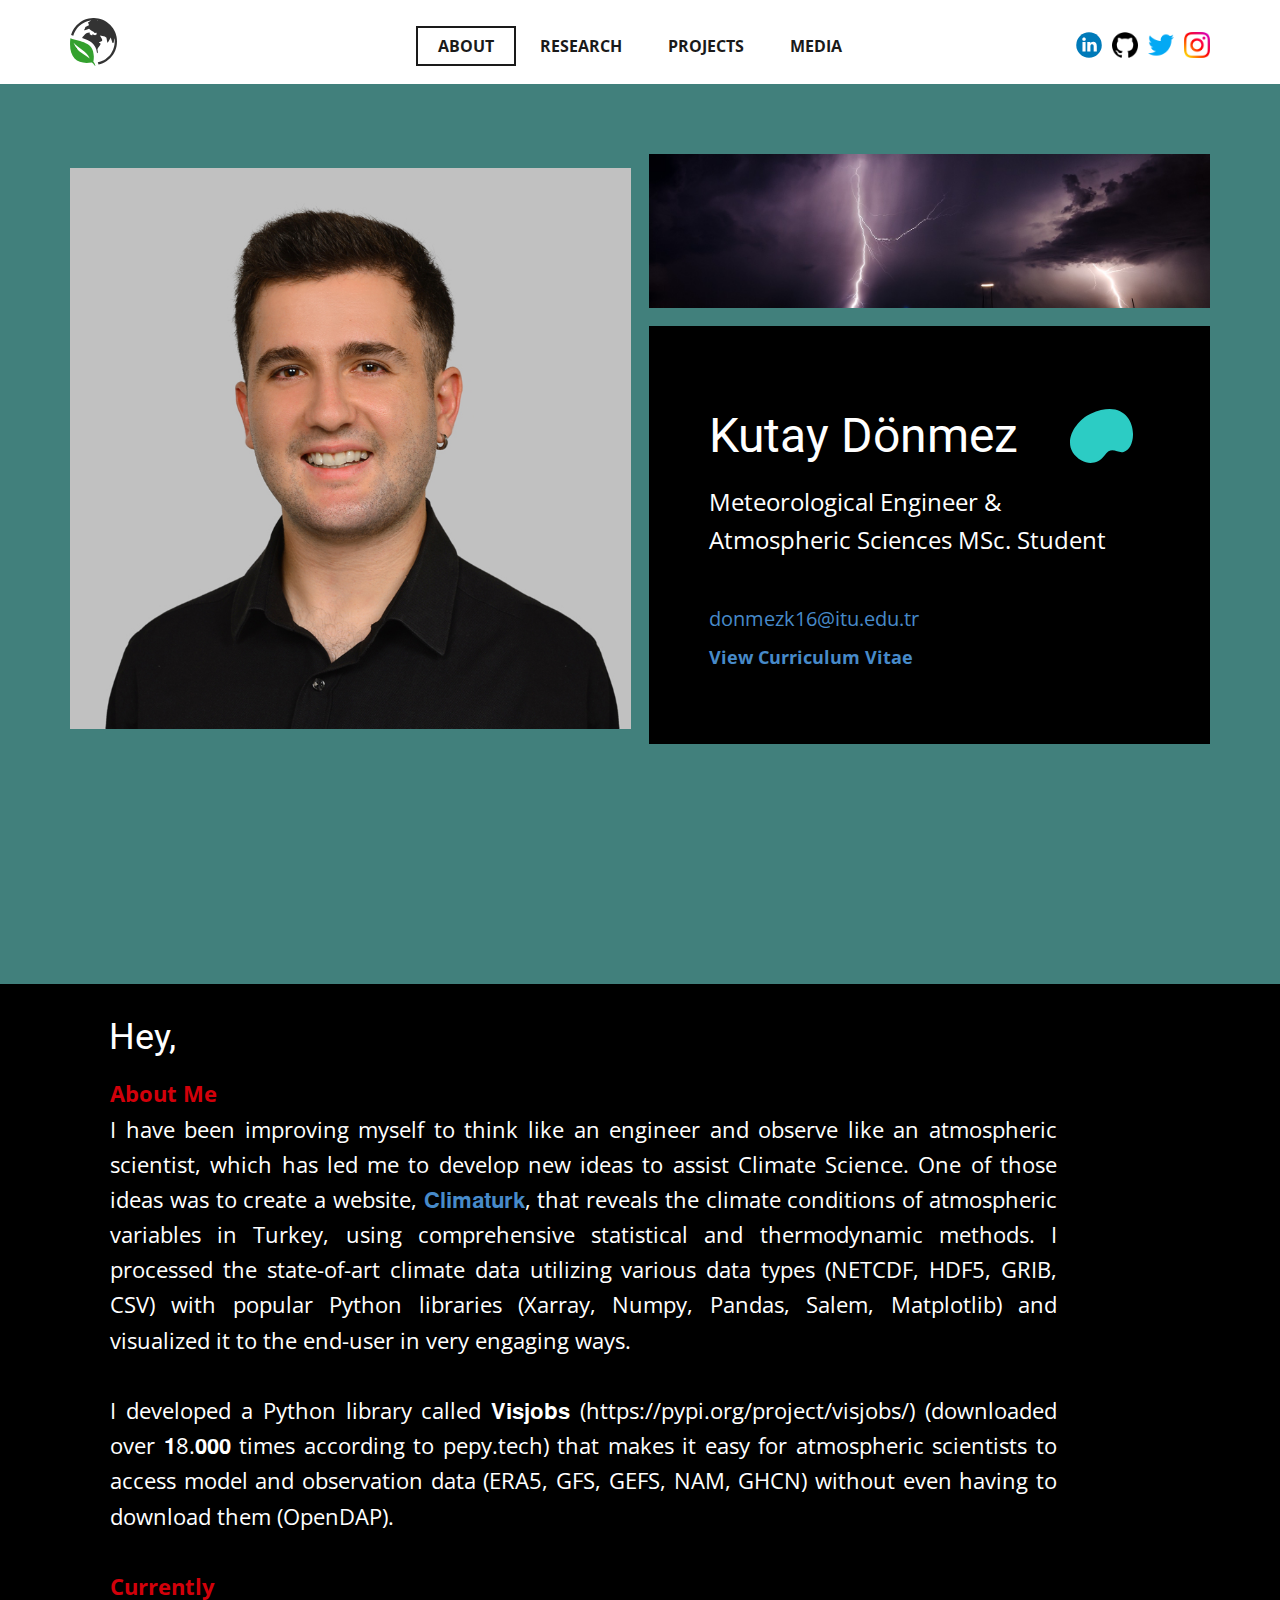
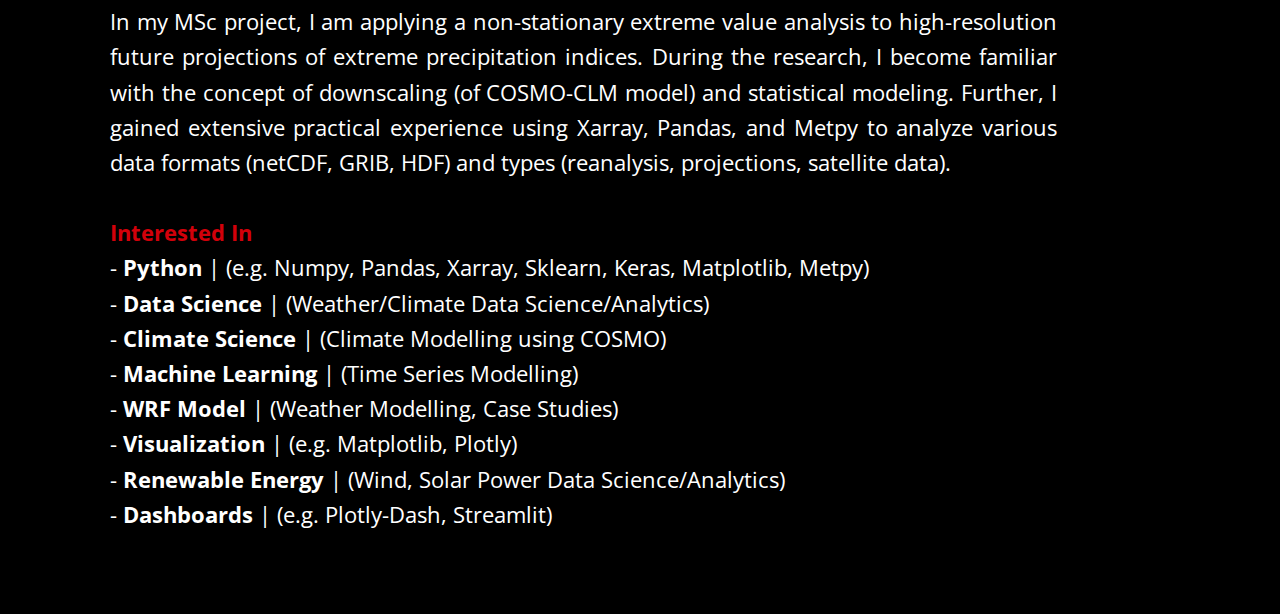
<file: index.html>
<!DOCTYPE html>
<html style="font-size: 16px;" lang="tr"><head>
    <meta name="viewport" content="width=device-width, initial-scale=1.0">
    <meta charset="utf-8">
    <meta name="keywords" content="Berkay Dönmez, Hi,">
    <meta name="description" content="">
    <title>About</title>
    <link rel="stylesheet" href="nicepage.css" media="screen">
<link rel="stylesheet" href="About.css" media="screen">
    <script class="u-script" type="text/javascript" src="jquery.js" defer=""></script>
    <script class="u-script" type="text/javascript" src="nicepage.js" defer=""></script>
    <meta name="generator" content="Nicepage 4.20.1, nicepage.com">
    <link id="u-theme-google-font" rel="stylesheet" href="https://fonts.googleapis.com/css?family=Roboto:100,100i,300,300i,400,400i,500,500i,700,700i,900,900i|Open+Sans:300,300i,400,400i,500,500i,600,600i,700,700i,800,800i">
    
    
    
    <script type="application/ld+json">{
		"@context": "http://schema.org",
		"@type": "Organization",
		"name": "Kutay Github",
		"logo": "images/environment-icon.svg",
		"sameAs": [
				"https://www.linkedin.com/in/kutaydonmez/",
				"https://github.com/donmezkutay",
				"https://twitter.com/donmezkutays",
				"https://www.instagram.com/kutaydonmezz/"
		]
}</script>
    <meta name="theme-color" content="#478ac9">
    <meta name="twitter:site" content="@">
    <meta name="twitter:card" content="summary_large_image">
    <meta name="twitter:title" content="About">
    <meta name="twitter:description" content="Kutay Github">
    <meta property="og:title" content="About">
    <meta property="og:type" content="website">
  </head>
  <body data-home-page="About.html" data-home-page-title="About" class="u-body u-xl-mode" data-lang="tr"><header class="u-align-center-sm u-align-center-xs u-clearfix u-header u-header" id="sec-ac42"><div class="u-clearfix u-sheet u-valign-middle u-sheet-1">
        <a href="https://donmezkutay.github.io/" class="u-image u-logo u-image-1" data-image-width="120" data-image-height="122" title="Home">
          <img src="images/environment-icon.svg" class="u-logo-image u-logo-image-1">
        </a>
        <div class="u-social-icons u-spacing-10 u-social-icons-1">
          <a class="u-social-url" target="_blank" data-type="LinkedIn" title="LinkedIn" href="https://www.linkedin.com/in/kutaydonmez/"><span class="u-icon u-social-icon u-social-linkedin u-icon-1"><svg class="u-svg-link" preserveAspectRatio="xMidYMin slice" viewBox="0 0 112 112" style=""><use xmlns:xlink="http://www.w3.org/1999/xlink" xlink:href="#svg-3932"></use></svg><svg class="u-svg-content" viewBox="0 0 112 112" x="0" y="0" id="svg-3932"><circle fill="currentColor" cx="56.1" cy="56.1" r="55"></circle><path fill="#FFFFFF" d="M41.3,83.7H27.9V43.4h13.4V83.7z M34.6,37.9L34.6,37.9c-4.6,0-7.5-3.1-7.5-7c0-4,3-7,7.6-7s7.4,3,7.5,7
            C42.2,34.8,39.2,37.9,34.6,37.9z M89.6,83.7H76.2V62.2c0-5.4-1.9-9.1-6.8-9.1c-3.7,0-5.9,2.5-6.9,4.9c-0.4,0.9-0.4,2.1-0.4,3.3v22.5
            H48.7c0,0,0.2-36.5,0-40.3h13.4v5.7c1.8-2.7,5-6.7,12.1-6.7c8.8,0,15.4,5.8,15.4,18.1V83.7z"></path></svg></span>
          </a>
          <a class="u-social-url" target="_blank" data-type="Github" title="Github" href="https://github.com/donmezkutay"><span class="u-file-icon u-icon u-social-github u-social-icon u-icon-2"><img src="images/733609.png" alt=""></span>
          </a>
          <a class="u-social-url" title="twitter" target="_blank" href="https://twitter.com/donmezkutays"><span class="u-file-icon u-icon u-social-icon u-social-twitter u-icon-3"><img src="images/733579.png" alt=""></span>
          </a>
          <a class="u-social-url" title="instagram" target="_blank" href="https://www.instagram.com/kutaydonmezz/"><span class="u-file-icon u-icon u-social-icon u-social-instagram u-icon-4"><img src="images/1384063.png" alt=""></span>
          </a>
        </div>
        <nav class="u-align-left u-menu u-menu-one-level u-offcanvas u-menu-1">
          <div class="menu-collapse" style="font-size: 1rem; letter-spacing: 0px; font-weight: 700; text-transform: uppercase;">
            <a class="u-button-style u-custom-active-border-color u-custom-active-color u-custom-border u-custom-border-color u-custom-borders u-custom-color u-custom-hover-border-color u-custom-hover-color u-custom-left-right-menu-spacing u-custom-padding-bottom u-custom-text-active-color u-custom-text-color u-custom-text-decoration u-custom-text-hover-color u-custom-top-bottom-menu-spacing u-nav-link" href="#" style="padding: 2px 0px; font-size: calc(1em + 4px);">
              <svg class="u-svg-link" preserveAspectRatio="xMidYMin slice" viewBox="0 0 302 302" style=""><use xmlns:xlink="http://www.w3.org/1999/xlink" xlink:href="#svg-8a8f"></use></svg>
              <svg xmlns="http://www.w3.org/2000/svg" xmlns:xlink="http://www.w3.org/1999/xlink" version="1.1" id="svg-8a8f" x="0px" y="0px" viewBox="0 0 302 302" style="enable-background:new 0 0 302 302;" xml:space="preserve" class="u-svg-content"><g><rect y="36" width="302" height="30"></rect><rect y="236" width="302" height="30"></rect><rect y="136" width="302" height="30"></rect>
</g><g></g><g></g><g></g><g></g><g></g><g></g><g></g><g></g><g></g><g></g><g></g><g></g><g></g><g></g><g></g></svg>
            </a>
          </div>
          <div class="u-custom-menu u-nav-container">
            <ul class="u-nav u-spacing-2 u-unstyled u-nav-1"><li class="u-nav-item"><a class="u-border-2 u-border-active-grey-90 u-border-hover-grey-50 u-button-style u-nav-link u-text-active-grey-90 u-text-grey-90 u-text-hover-grey-90" href="About.html" style="padding: 10px 20px;">ABOUT</a>
</li><li class="u-nav-item"><a class="u-border-2 u-border-active-grey-90 u-border-hover-grey-50 u-button-style u-nav-link u-text-active-grey-90 u-text-grey-90 u-text-hover-grey-90" href="Research.html" style="padding: 10px 20px;">RESEARCH</a>
</li><li class="u-nav-item"><a class="u-border-2 u-border-active-grey-90 u-border-hover-grey-50 u-button-style u-nav-link u-text-active-grey-90 u-text-grey-90 u-text-hover-grey-90" href="Projects.html" style="padding: 10px 20px;">PROJECTS</a>
</li><li class="u-nav-item"><a class="u-border-2 u-border-active-grey-90 u-border-hover-grey-50 u-button-style u-nav-link u-text-active-grey-90 u-text-grey-90 u-text-hover-grey-90" href="Media.html" style="padding: 10px 20px;">MEDIA</a>
</li></ul>
          </div>
          <div class="u-custom-menu u-nav-container-collapse">
            <div class="u-align-center u-black u-container-style u-inner-container-layout u-opacity u-opacity-95 u-sidenav">
              <div class="u-inner-container-layout u-sidenav-overflow">
                <div class="u-menu-close"></div>
                <ul class="u-align-center u-nav u-popupmenu-items u-unstyled u-nav-2"><li class="u-nav-item"><a class="u-button-style u-nav-link" href="About.html">ABOUT</a>
</li><li class="u-nav-item"><a class="u-button-style u-nav-link" href="Research.html">RESEARCH</a>
</li><li class="u-nav-item"><a class="u-button-style u-nav-link" href="Projects.html">PROJECTS</a>
</li><li class="u-nav-item"><a class="u-button-style u-nav-link" href="Media.html">MEDIA</a>
</li></ul>
              </div>
            </div>
            <div class="u-black u-menu-overlay u-opacity u-opacity-70"></div>
          </div>
        </nav>
      </div></header>
    <section class="u-clearfix u-palette-4-dark-2 u-section-1" id="sec-024f">
      <div class="u-clearfix u-sheet u-sheet-1">
        <div class="u-clearfix u-expanded-width u-gutter-18 u-layout-wrap u-layout-wrap-1">
          <div class="u-gutter-0 u-layout">
            <div class="u-layout-row">
              <div class="u-size-30 u-size-60-md">
                <div class="u-layout-row">
                  <div class="u-align-left u-container-style u-image u-image-contain u-layout-cell u-left-cell u-size-60 u-image-1" src="" data-image-width="800" data-image-height="800">
                    <div class="u-container-layout u-container-layout-1" src=""></div>
                  </div>
                </div>
              </div>
              <div class="u-size-30 u-size-60-md">
                <div class="u-layout-col">
                  <div class="u-align-left u-container-style u-image u-layout-cell u-right-cell u-size-40 u-image-2" data-image-width="1280" data-image-height="960">
                    <div class="u-container-layout u-valign-middle u-container-layout-2" src=""></div>
                  </div>
                  <div class="u-align-left u-black u-container-style u-layout-cell u-right-cell u-size-20 u-layout-cell-3" src="">
                    <div class="u-container-layout u-container-layout-3">
                      <div class="u-shape u-shape-svg u-text-palette-4-base u-shape-1">
                        <svg class="u-svg-link" preserveAspectRatio="none" viewBox="0 0 160 130" style=""><use xmlns:xlink="http://www.w3.org/1999/xlink" xlink:href="#svg-589f"></use></svg>
                        <svg class="u-svg-content" viewBox="0 0 160 130" x="0px" y="0px" id="svg-589f"><path d="M52.6,11.4C12,28.8-29.7,90.3,29.4,124c19.1,10.9,43.7,6.6,57.2-10.7c0.4-0.5,0.8-1,1.1-1.5c17.8-24.6,32.6-4.1,48.4-8.5
	C180.4,91.2,168.9-38.5,52.6,11.4z"></path></svg>
                      </div>
                      <h2 class="u-text u-text-default u-text-1">Kutay Dönmez</h2>
                      <p class="u-text u-text-default u-text-2">Meteorological Engineer &amp;<br>Atmospheric Sciences MSc. Student<br>
                        <br>
                        <span style="font-size: 1.25rem;">
                          <a href="mailto:donmezk16@itu.edu.tr" class="u-active-none u-border-none u-btn u-button-link u-button-style u-hover-none u-none u-text-palette-1-base u-btn-1">donmezk16@itu.edu.tr</a>
                        </span>
                        <br>
                        <span style="font-size: 1.125rem; font-weight: 700;">
                          <a href="https://climaturk.com/aboutus/Kutay_Donmez_CV_English.pdf" class="u-active-none u-border-none u-btn u-button-link u-button-style u-hover-none u-none u-text-palette-1-base u-btn-2" target="_blank">View Curriculum Vitae</a>
                        </span>
                      </p>
                    </div>
                  </div>
                </div>
              </div>
            </div>
          </div>
        </div>
      </div>
    </section>
    <section class="u-align-center u-black u-clearfix u-section-2" id="sec-83b6">
      <div class="u-clearfix u-sheet u-valign-middle u-sheet-1">
        <div class="u-container-style u-expanded-width u-group u-group-1">
          <div class="u-container-layout u-container-layout-1">
            <h2 class="u-text u-text-default u-text-1">Hey,</h2>
            <p class="u-align-justify-lg u-align-justify-md u-align-justify-sm u-align-justify-xl u-align-left-xs u-text u-text-2">
              <span class="u-text-palette-2-base" style="font-weight: 700;">About Me</span>
              <br> I have been improving myself to think like an engineer and observe like an atmospheric scientist, which has led me to develop new ideas to assist Climate Science. One of those ideas was to create a website, <a href="https://climaturk.com" class="u-active-none u-border-none u-btn u-button-link u-button-style u-hover-none u-none u-text-palette-1-base u-btn-1" target="_blank">𝐂𝐥𝐢𝐦𝐚𝐭𝐮𝐫𝐤</a>, that reveals the climate conditions of atmospheric variables in Turkey, using comprehensive statistical and thermodynamic methods. I processed the state-of-art climate data utilizing various data types (NETCDF, HDF5, GRIB, CSV) with popular Python libraries (Xarray, Numpy, Pandas, Salem, Matplotlib) and visualized it to the end-user in very engaging ways.&nbsp;<br>
              <br>I developed a Python library called 𝐕𝐢𝐬𝐣𝐨𝐛𝐬 (https://pypi.org/project/visjobs/) (downloaded over 𝟏8.𝟎𝟎𝟎 times according to pepy.tech) that makes it easy for atmospheric scientists to access model and observation data (ERA5, GFS, GEFS, NAM, GHCN) without even having to download them (OpenDAP).<br>
              <br>
              <span style="font-weight: 700;" class="u-text-palette-2-base">Currently</span>
              <br>In my MSc project, I am applying a non-stationary extreme value analysis to high-resolution future projections of extreme precipitation indices. During the research, I become familiar with the concept of downscaling (of COSMO-CLM model) and statistical modeling. Further, I gained extensive practical experience using Xarray, Pandas, and Metpy to analyze various data formats (netCDF, GRIB, HDF) and types (reanalysis, projections, satellite data).<br>
              <br>
              <font color="#d2000a"><b>Interested In</b>
              </font>
              <br> - <span style="font-weight: 700;">Python</span> | (e.g. Numpy, Pandas, Xarray, Sklearn, Keras, Matplotlib, Metpy)<br>- <span style="font-weight: 700;">Data Science</span> | (Weather/Climate Data Science/Analytics)<br>- <span style="font-weight: 700;">Climate Science</span> | (Climate Modelling using COSMO)<br>- <span style="font-weight: 700;">Machine Learning</span> | (Time Series Modelling)<br>- <span style="font-weight: 700;">WRF Model</span> | (Weather Modelling, Case Studies)<br>- <span style="font-weight: 700;">Visualization</span> | (e.g. Matplotlib, Plotly)<br>- <span style="font-weight: 700;">Renewable Energy</span> | (Wind, Solar Power Data Science/Analytics)<br>- <span style="font-weight: 700;">Dashboards</span> | (e.g. Plotly-Dash, Streamlit)<br>
            </p>
          </div>
        </div>
      </div>
    </section>
    
    
    <footer class="u-align-center u-black u-clearfix u-footer u-footer" id="sec-eaaa"><div class="u-clearfix u-sheet u-sheet-1"></div></footer>
    
  
</body></html>
</file>
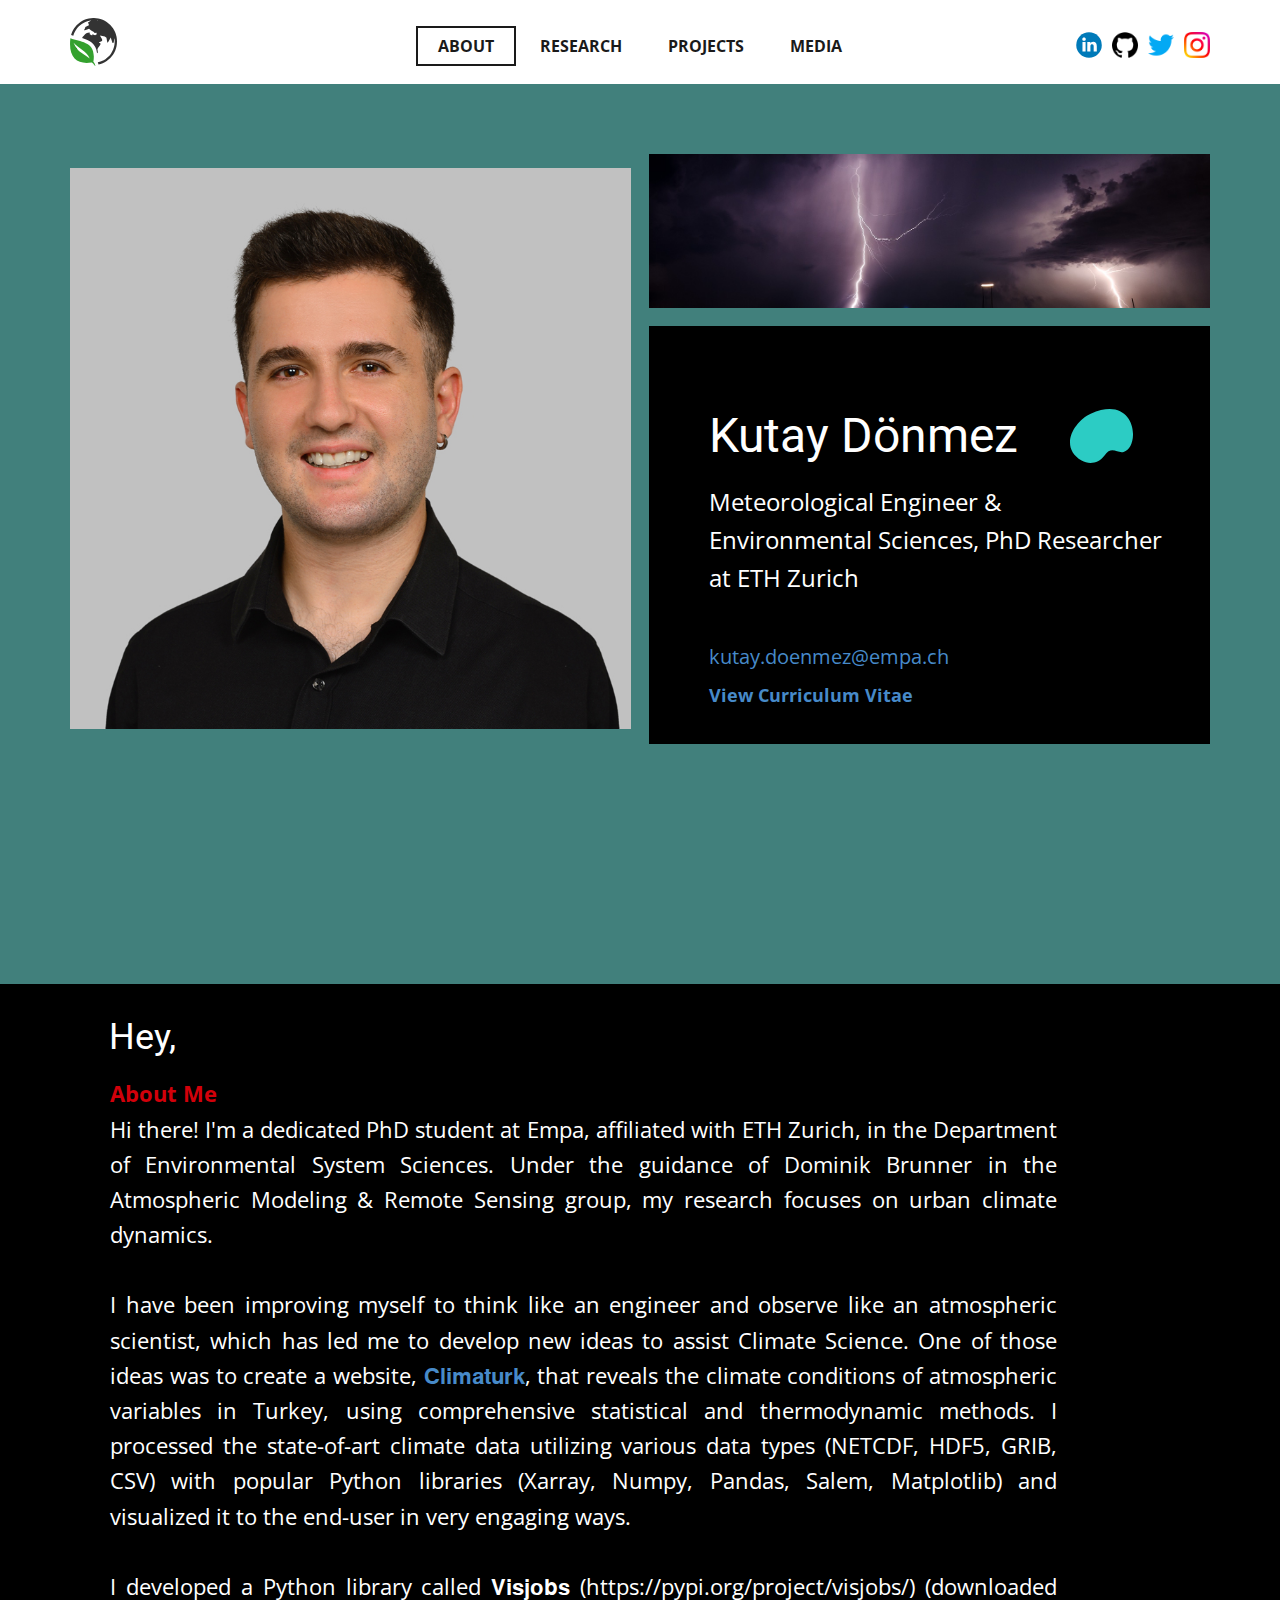
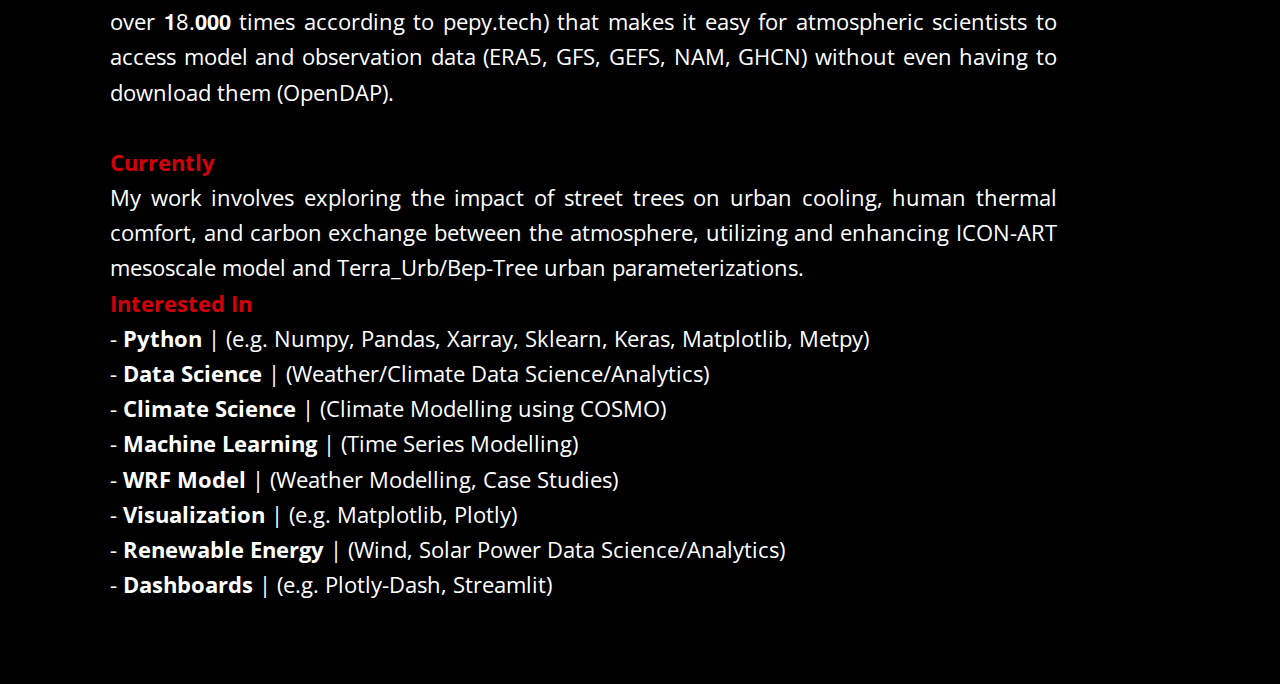
<file: About.html>
<!DOCTYPE html>
<html style="font-size: 16px;" lang="tr"><head>
    <meta name="viewport" content="width=device-width, initial-scale=1.0">
    <meta charset="utf-8">
    <meta name="keywords" content="Berkay Dönmez, Hi,">
    <meta name="description" content="">
    <title>About</title>
    <link rel="stylesheet" href="nicepage.css" media="screen">
<link rel="stylesheet" href="About.css" media="screen">
    <script class="u-script" type="text/javascript" src="jquery.js" defer=""></script>
    <script class="u-script" type="text/javascript" src="nicepage.js" defer=""></script>
    <meta name="generator" content="Nicepage 4.20.1, nicepage.com">
    <link id="u-theme-google-font" rel="stylesheet" href="https://fonts.googleapis.com/css?family=Roboto:100,100i,300,300i,400,400i,500,500i,700,700i,900,900i|Open+Sans:300,300i,400,400i,500,500i,600,600i,700,700i,800,800i">
    
    
    
    <script type="application/ld+json">{
		"@context": "http://schema.org",
		"@type": "Organization",
		"name": "Kutay Github",
		"logo": "images/environment-icon.svg",
		"sameAs": [
				"https://www.linkedin.com/in/kutaydonmez/",
				"https://github.com/donmezkutay",
				"https://twitter.com/donmezkutays",
				"https://www.instagram.com/kutaydonmezz/"
		]
}</script>
    <meta name="theme-color" content="#478ac9">
    <meta name="twitter:site" content="@">
    <meta name="twitter:card" content="summary_large_image">
    <meta name="twitter:title" content="About">
    <meta name="twitter:description" content="Kutay Github">
    <meta property="og:title" content="About">
    <meta property="og:type" content="website">
  </head>
  <body class="u-body u-xl-mode" data-lang="tr"><header class="u-align-center-sm u-align-center-xs u-clearfix u-header u-header" id="sec-ac42"><div class="u-clearfix u-sheet u-valign-middle u-sheet-1">
        <a href="https://donmezkutay.github.io/" class="u-image u-logo u-image-1" data-image-width="120" data-image-height="122" title="Home">
          <img src="images/environment-icon.svg" class="u-logo-image u-logo-image-1">
        </a>
        <div class="u-social-icons u-spacing-10 u-social-icons-1">
          <a class="u-social-url" target="_blank" data-type="LinkedIn" title="LinkedIn" href="https://www.linkedin.com/in/kutaydonmez/"><span class="u-icon u-social-icon u-social-linkedin u-icon-1"><svg class="u-svg-link" preserveAspectRatio="xMidYMin slice" viewBox="0 0 112 112" style=""><use xmlns:xlink="http://www.w3.org/1999/xlink" xlink:href="#svg-3932"></use></svg><svg class="u-svg-content" viewBox="0 0 112 112" x="0" y="0" id="svg-3932"><circle fill="currentColor" cx="56.1" cy="56.1" r="55"></circle><path fill="#FFFFFF" d="M41.3,83.7H27.9V43.4h13.4V83.7z M34.6,37.9L34.6,37.9c-4.6,0-7.5-3.1-7.5-7c0-4,3-7,7.6-7s7.4,3,7.5,7
            C42.2,34.8,39.2,37.9,34.6,37.9z M89.6,83.7H76.2V62.2c0-5.4-1.9-9.1-6.8-9.1c-3.7,0-5.9,2.5-6.9,4.9c-0.4,0.9-0.4,2.1-0.4,3.3v22.5
            H48.7c0,0,0.2-36.5,0-40.3h13.4v5.7c1.8-2.7,5-6.7,12.1-6.7c8.8,0,15.4,5.8,15.4,18.1V83.7z"></path></svg></span>
          </a>
          <a class="u-social-url" target="_blank" data-type="Github" title="Github" href="https://github.com/donmezkutay"><span class="u-file-icon u-icon u-social-github u-social-icon u-icon-2"><img src="images/733609.png" alt=""></span>
          </a>
          <a class="u-social-url" title="twitter" target="_blank" href="https://twitter.com/donmezkutays"><span class="u-file-icon u-icon u-social-icon u-social-twitter u-icon-3"><img src="images/733579.png" alt=""></span>
          </a>
          <a class="u-social-url" title="instagram" target="_blank" href="https://www.instagram.com/kutaydonmezz/"><span class="u-file-icon u-icon u-social-icon u-social-instagram u-icon-4"><img src="images/1384063.png" alt=""></span>
          </a>
        </div>
        <nav class="u-align-left u-menu u-menu-one-level u-offcanvas u-menu-1">
          <div class="menu-collapse" style="font-size: 1rem; letter-spacing: 0px; font-weight: 700; text-transform: uppercase;">
            <a class="u-button-style u-custom-active-border-color u-custom-active-color u-custom-border u-custom-border-color u-custom-borders u-custom-color u-custom-hover-border-color u-custom-hover-color u-custom-left-right-menu-spacing u-custom-padding-bottom u-custom-text-active-color u-custom-text-color u-custom-text-decoration u-custom-text-hover-color u-custom-top-bottom-menu-spacing u-nav-link" href="#" style="padding: 2px 0px; font-size: calc(1em + 4px);">
              <svg class="u-svg-link" preserveAspectRatio="xMidYMin slice" viewBox="0 0 302 302" style=""><use xmlns:xlink="http://www.w3.org/1999/xlink" xlink:href="#svg-8a8f"></use></svg>
              <svg xmlns="http://www.w3.org/2000/svg" xmlns:xlink="http://www.w3.org/1999/xlink" version="1.1" id="svg-8a8f" x="0px" y="0px" viewBox="0 0 302 302" style="enable-background:new 0 0 302 302;" xml:space="preserve" class="u-svg-content"><g><rect y="36" width="302" height="30"></rect><rect y="236" width="302" height="30"></rect><rect y="136" width="302" height="30"></rect>
</g><g></g><g></g><g></g><g></g><g></g><g></g><g></g><g></g><g></g><g></g><g></g><g></g><g></g><g></g><g></g></svg>
            </a>
          </div>
          <div class="u-custom-menu u-nav-container">
            <ul class="u-nav u-spacing-2 u-unstyled u-nav-1"><li class="u-nav-item"><a class="u-border-2 u-border-active-grey-90 u-border-hover-grey-50 u-button-style u-nav-link u-text-active-grey-90 u-text-grey-90 u-text-hover-grey-90" href="About.html" style="padding: 10px 20px;">ABOUT</a>
</li><li class="u-nav-item"><a class="u-border-2 u-border-active-grey-90 u-border-hover-grey-50 u-button-style u-nav-link u-text-active-grey-90 u-text-grey-90 u-text-hover-grey-90" href="Research.html" style="padding: 10px 20px;">RESEARCH</a>
</li><li class="u-nav-item"><a class="u-border-2 u-border-active-grey-90 u-border-hover-grey-50 u-button-style u-nav-link u-text-active-grey-90 u-text-grey-90 u-text-hover-grey-90" href="Projects.html" style="padding: 10px 20px;">PROJECTS</a>
</li><li class="u-nav-item"><a class="u-border-2 u-border-active-grey-90 u-border-hover-grey-50 u-button-style u-nav-link u-text-active-grey-90 u-text-grey-90 u-text-hover-grey-90" href="Media.html" style="padding: 10px 20px;">MEDIA</a>
</li></ul>
          </div>
          <div class="u-custom-menu u-nav-container-collapse">
            <div class="u-align-center u-black u-container-style u-inner-container-layout u-opacity u-opacity-95 u-sidenav">
              <div class="u-inner-container-layout u-sidenav-overflow">
                <div class="u-menu-close"></div>
                <ul class="u-align-center u-nav u-popupmenu-items u-unstyled u-nav-2"><li class="u-nav-item"><a class="u-button-style u-nav-link" href="About.html">ABOUT</a>
</li><li class="u-nav-item"><a class="u-button-style u-nav-link" href="Research.html">RESEARCH</a>
</li><li class="u-nav-item"><a class="u-button-style u-nav-link" href="Projects.html">PROJECTS</a>
</li><li class="u-nav-item"><a class="u-button-style u-nav-link" href="Media.html">MEDIA</a>
</li></ul>
              </div>
            </div>
            <div class="u-black u-menu-overlay u-opacity u-opacity-70"></div>
          </div>
        </nav>
      </div></header>
    <section class="u-clearfix u-palette-4-dark-2 u-section-1" id="sec-024f">
      <div class="u-clearfix u-sheet u-sheet-1">
        <div class="u-clearfix u-expanded-width u-gutter-18 u-layout-wrap u-layout-wrap-1">
          <div class="u-gutter-0 u-layout">
            <div class="u-layout-row">
              <div class="u-size-30 u-size-60-md">
                <div class="u-layout-row">
                  <div class="u-align-left u-container-style u-image u-image-contain u-layout-cell u-left-cell u-size-60 u-image-1" src="" data-image-width="800" data-image-height="800">
                    <div class="u-container-layout u-container-layout-1" src=""></div>
                  </div>
                </div>
              </div>
              <div class="u-size-30 u-size-60-md">
                <div class="u-layout-col">
                  <div class="u-align-left u-container-style u-image u-layout-cell u-right-cell u-size-40 u-image-2" data-image-width="1280" data-image-height="960">
                    <div class="u-container-layout u-valign-middle u-container-layout-2" src=""></div>
                  </div>
                  <div class="u-align-left u-black u-container-style u-layout-cell u-right-cell u-size-20 u-layout-cell-3" src="">
                    <div class="u-container-layout u-container-layout-3">
                      <div class="u-shape u-shape-svg u-text-palette-4-base u-shape-1">
                        <svg class="u-svg-link" preserveAspectRatio="none" viewBox="0 0 160 130" style=""><use xmlns:xlink="http://www.w3.org/1999/xlink" xlink:href="#svg-589f"></use></svg>
                        <svg class="u-svg-content" viewBox="0 0 160 130" x="0px" y="0px" id="svg-589f"><path d="M52.6,11.4C12,28.8-29.7,90.3,29.4,124c19.1,10.9,43.7,6.6,57.2-10.7c0.4-0.5,0.8-1,1.1-1.5c17.8-24.6,32.6-4.1,48.4-8.5
	C180.4,91.2,168.9-38.5,52.6,11.4z"></path></svg>
                      </div>
                      <h2 class="u-text u-text-default u-text-1">Kutay Dönmez</h2>
                      <p class="u-text u-text-default u-text-2">Meteorological Engineer &amp;<br>Environmental Sciences, PhD Researcher at ETH Zurich<br>
                        <br>
                        <span style="font-size: 1.25rem;">
                          <a href="mailto:donmezk16@itu.edu.tr" class="u-active-none u-border-none u-btn u-button-link u-button-style u-hover-none u-none u-text-palette-1-base u-btn-1">kutay.doenmez@empa.ch</a>
                        </span>
                        <br>
                        <span style="font-size: 1.125rem; font-weight: 700;">
                          <a href="https://climaturk.com/aboutus/Kutay_Donmez_CV_English.pdf" class="u-active-none u-border-none u-btn u-button-link u-button-style u-hover-none u-none u-text-palette-1-base u-btn-2" target="_blank">View Curriculum Vitae</a>
                        </span>
                      </p>
                    </div>
                  </div>
                </div>
              </div>
            </div>
          </div>
        </div>
      </div>
    </section>
    <section class="u-align-center u-black u-clearfix u-section-2" id="sec-83b6">
      <div class="u-clearfix u-sheet u-valign-middle u-sheet-1">
        <div class="u-container-style u-expanded-width u-group u-group-1">
          <div class="u-container-layout u-container-layout-1">
            <h2 class="u-text u-text-default u-text-1">Hey,</h2>
            <p class="u-align-justify-lg u-align-justify-md u-align-justify-sm u-align-justify-xl u-align-left-xs u-text u-text-2">
              <span class="u-text-palette-2-base" style="font-weight: 700;">About Me</span>
	      <br> Hi there! I'm a dedicated PhD student at Empa, affiliated with ETH Zurich, in the Department of Environmental System Sciences. Under the guidance of Dominik Brunner in the Atmospheric Modeling & Remote Sensing group, my research focuses on urban climate dynamics. <br>
              <br> I have been improving myself to think like an engineer and observe like an atmospheric scientist, which has led me to develop new ideas to assist Climate Science. One of those ideas was to create a website, <a href="https://climaturk.com" class="u-active-none u-border-none u-btn u-button-link u-button-style u-hover-none u-none u-text-palette-1-base u-btn-1" target="_blank">𝐂𝐥𝐢𝐦𝐚𝐭𝐮𝐫𝐤</a>, that reveals the climate conditions of atmospheric variables in Turkey, using comprehensive statistical and thermodynamic methods. I processed the state-of-art climate data utilizing various data types (NETCDF, HDF5, GRIB, CSV) with popular Python libraries (Xarray, Numpy, Pandas, Salem, Matplotlib) and visualized it to the end-user in very engaging ways.&nbsp;<br>
              <br>I developed a Python library called 𝐕𝐢𝐬𝐣𝐨𝐛𝐬 (https://pypi.org/project/visjobs/) (downloaded over 𝟏8.𝟎𝟎𝟎 times according to pepy.tech) that makes it easy for atmospheric scientists to access model and observation data (ERA5, GFS, GEFS, NAM, GHCN) without even having to download them (OpenDAP).<br>
              <br>
              <span style="font-weight: 700;" class="u-text-palette-2-base">Currently</span>
              <br> My work involves exploring the impact of street trees on urban cooling, human thermal comfort, and carbon exchange between the atmosphere, utilizing and enhancing ICON-ART mesoscale model and Terra_Urb/Bep-Tree urban parameterizations. <br>
              <font color="#d2000a"><b>Interested In</b>
              </font>
              <br> - <span style="font-weight: 700;">Python</span> | (e.g. Numpy, Pandas, Xarray, Sklearn, Keras, Matplotlib, Metpy)<br>- <span style="font-weight: 700;">Data Science</span> | (Weather/Climate Data Science/Analytics)<br>- <span style="font-weight: 700;">Climate Science</span> | (Climate Modelling using COSMO)<br>- <span style="font-weight: 700;">Machine Learning</span> | (Time Series Modelling)<br>- <span style="font-weight: 700;">WRF Model</span> | (Weather Modelling, Case Studies)<br>- <span style="font-weight: 700;">Visualization</span> | (e.g. Matplotlib, Plotly)<br>- <span style="font-weight: 700;">Renewable Energy</span> | (Wind, Solar Power Data Science/Analytics)<br>- <span style="font-weight: 700;">Dashboards</span> | (e.g. Plotly-Dash, Streamlit)<br>
            </p>
          </div>
        </div>
      </div>
    </section>
    
    
    <footer class="u-align-center u-black u-clearfix u-footer u-footer" id="sec-eaaa"><div class="u-clearfix u-sheet u-sheet-1"></div></footer>
   
  
</body></html>
</file>
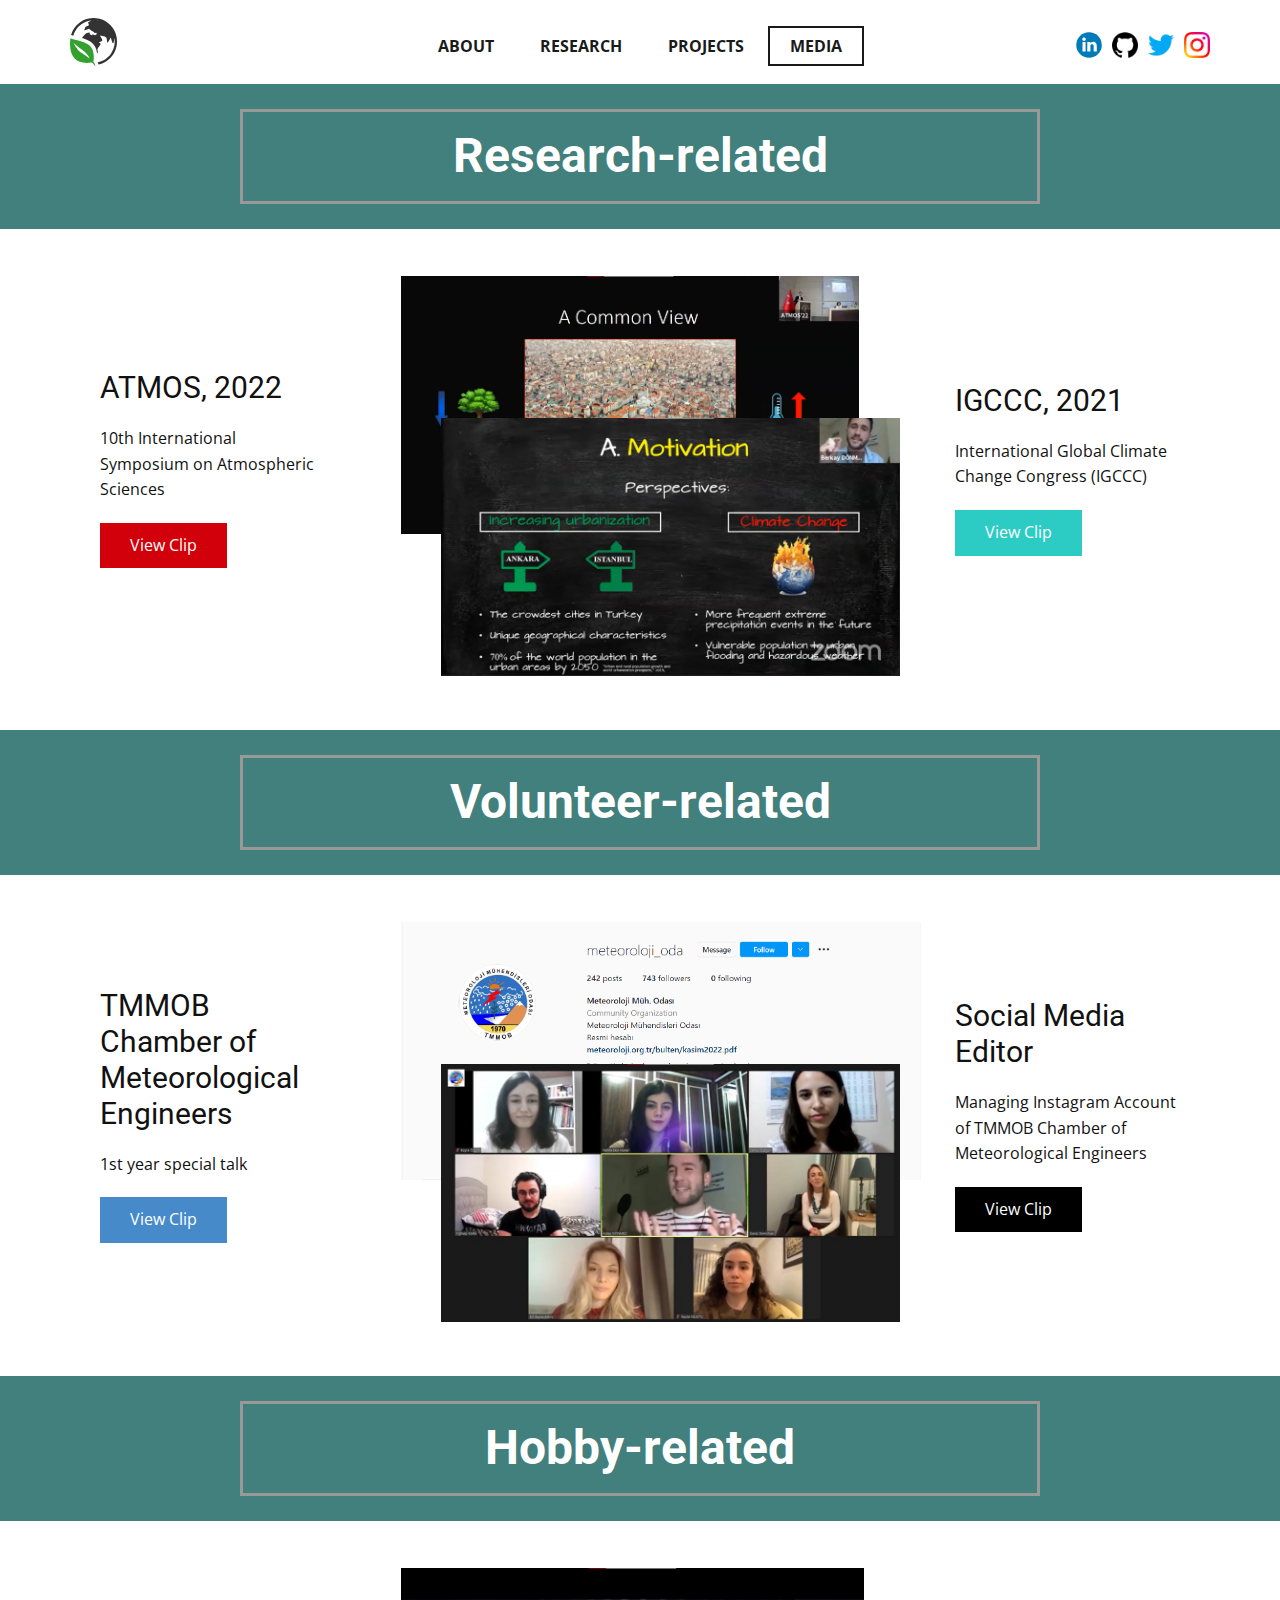
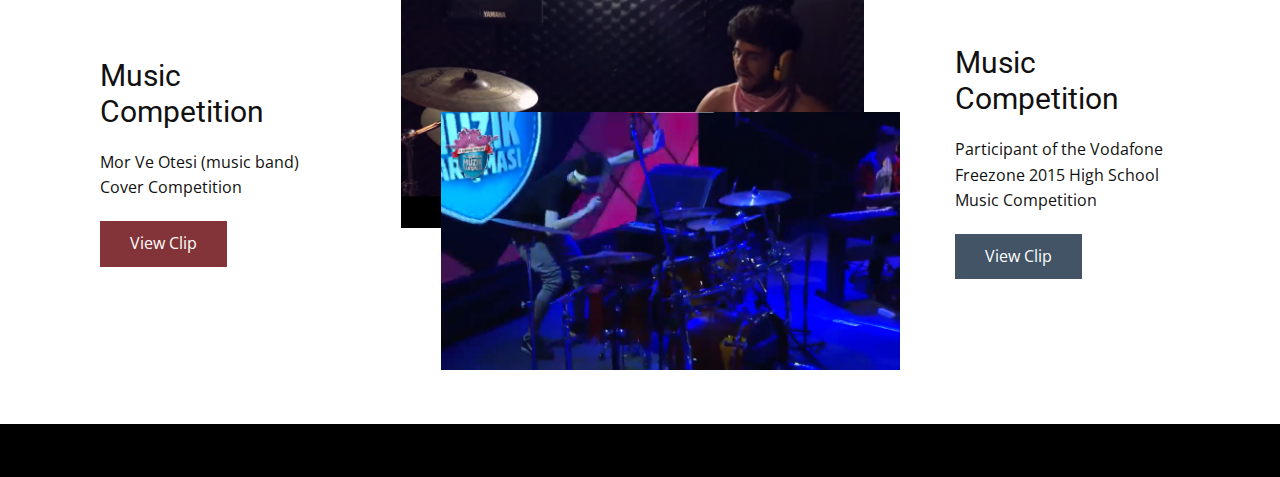
<file: Media.html>
<!DOCTYPE html>
<html style="font-size: 16px;" lang="tr"><head>
    <meta name="viewport" content="width=device-width, initial-scale=1.0">
    <meta charset="utf-8">
    <meta name="keywords" content="Research-related Media, Hobby-related Media">
    <meta name="description" content="">
    <title>Media</title>
    <link rel="stylesheet" href="nicepage.css" media="screen">
<link rel="stylesheet" href="Media.css" media="screen">
    <script class="u-script" type="text/javascript" src="jquery.js" defer=""></script>
    <script class="u-script" type="text/javascript" src="nicepage.js" defer=""></script>
    <meta name="generator" content="Nicepage 4.20.1, nicepage.com">
    <link id="u-theme-google-font" rel="stylesheet" href="https://fonts.googleapis.com/css?family=Roboto:100,100i,300,300i,400,400i,500,500i,700,700i,900,900i|Open+Sans:300,300i,400,400i,500,500i,600,600i,700,700i,800,800i">
    
    
    
    
    
    
    
    <script type="application/ld+json">{
		"@context": "http://schema.org",
		"@type": "Organization",
		"name": "Kutay Github",
		"logo": "images/environment-icon.svg",
		"sameAs": [
				"https://www.linkedin.com/in/kutaydonmez/",
				"https://github.com/donmezkutay",
				"https://twitter.com/donmezkutays",
				"https://www.instagram.com/kutaydonmezz/"
		]
}</script>
    <meta name="theme-color" content="#478ac9">
    <meta name="twitter:site" content="@">
    <meta name="twitter:card" content="summary_large_image">
    <meta name="twitter:title" content="Media">
    <meta name="twitter:description" content="Kutay Github">
    <meta property="og:title" content="Media">
    <meta property="og:type" content="website">
  </head>
  <body class="u-body u-xl-mode" data-lang="tr"><header class="u-align-center-sm u-align-center-xs u-clearfix u-header u-header" id="sec-ac42"><div class="u-clearfix u-sheet u-valign-middle u-sheet-1">
        <a href="https://donmezkutay.github.io/" class="u-image u-logo u-image-1" data-image-width="120" data-image-height="122" title="Home">
          <img src="images/environment-icon.svg" class="u-logo-image u-logo-image-1">
        </a>
        <div class="u-social-icons u-spacing-10 u-social-icons-1">
          <a class="u-social-url" target="_blank" data-type="LinkedIn" title="LinkedIn" href="https://www.linkedin.com/in/kutaydonmez/"><span class="u-icon u-social-icon u-social-linkedin u-icon-1"><svg class="u-svg-link" preserveAspectRatio="xMidYMin slice" viewBox="0 0 112 112" style=""><use xmlns:xlink="http://www.w3.org/1999/xlink" xlink:href="#svg-3932"></use></svg><svg class="u-svg-content" viewBox="0 0 112 112" x="0" y="0" id="svg-3932"><circle fill="currentColor" cx="56.1" cy="56.1" r="55"></circle><path fill="#FFFFFF" d="M41.3,83.7H27.9V43.4h13.4V83.7z M34.6,37.9L34.6,37.9c-4.6,0-7.5-3.1-7.5-7c0-4,3-7,7.6-7s7.4,3,7.5,7
            C42.2,34.8,39.2,37.9,34.6,37.9z M89.6,83.7H76.2V62.2c0-5.4-1.9-9.1-6.8-9.1c-3.7,0-5.9,2.5-6.9,4.9c-0.4,0.9-0.4,2.1-0.4,3.3v22.5
            H48.7c0,0,0.2-36.5,0-40.3h13.4v5.7c1.8-2.7,5-6.7,12.1-6.7c8.8,0,15.4,5.8,15.4,18.1V83.7z"></path></svg></span>
          </a>
          <a class="u-social-url" target="_blank" data-type="Github" title="Github" href="https://github.com/donmezkutay"><span class="u-file-icon u-icon u-social-github u-social-icon u-icon-2"><img src="images/733609.png" alt=""></span>
          </a>
          <a class="u-social-url" title="twitter" target="_blank" href="https://twitter.com/donmezkutays"><span class="u-file-icon u-icon u-social-icon u-social-twitter u-icon-3"><img src="images/733579.png" alt=""></span>
          </a>
          <a class="u-social-url" title="instagram" target="_blank" href="https://www.instagram.com/kutaydonmezz/"><span class="u-file-icon u-icon u-social-icon u-social-instagram u-icon-4"><img src="images/1384063.png" alt=""></span>
          </a>
        </div>
        <nav class="u-align-left u-menu u-menu-one-level u-offcanvas u-menu-1">
          <div class="menu-collapse" style="font-size: 1rem; letter-spacing: 0px; font-weight: 700; text-transform: uppercase;">
            <a class="u-button-style u-custom-active-border-color u-custom-active-color u-custom-border u-custom-border-color u-custom-borders u-custom-color u-custom-hover-border-color u-custom-hover-color u-custom-left-right-menu-spacing u-custom-padding-bottom u-custom-text-active-color u-custom-text-color u-custom-text-decoration u-custom-text-hover-color u-custom-top-bottom-menu-spacing u-nav-link" href="#" style="padding: 2px 0px; font-size: calc(1em + 4px);">
              <svg class="u-svg-link" preserveAspectRatio="xMidYMin slice" viewBox="0 0 302 302" style=""><use xmlns:xlink="http://www.w3.org/1999/xlink" xlink:href="#svg-8a8f"></use></svg>
              <svg xmlns="http://www.w3.org/2000/svg" xmlns:xlink="http://www.w3.org/1999/xlink" version="1.1" id="svg-8a8f" x="0px" y="0px" viewBox="0 0 302 302" style="enable-background:new 0 0 302 302;" xml:space="preserve" class="u-svg-content"><g><rect y="36" width="302" height="30"></rect><rect y="236" width="302" height="30"></rect><rect y="136" width="302" height="30"></rect>
</g><g></g><g></g><g></g><g></g><g></g><g></g><g></g><g></g><g></g><g></g><g></g><g></g><g></g><g></g><g></g></svg>
            </a>
          </div>
          <div class="u-custom-menu u-nav-container">
            <ul class="u-nav u-spacing-2 u-unstyled u-nav-1"><li class="u-nav-item"><a class="u-border-2 u-border-active-grey-90 u-border-hover-grey-50 u-button-style u-nav-link u-text-active-grey-90 u-text-grey-90 u-text-hover-grey-90" href="About.html" style="padding: 10px 20px;">ABOUT</a>
</li><li class="u-nav-item"><a class="u-border-2 u-border-active-grey-90 u-border-hover-grey-50 u-button-style u-nav-link u-text-active-grey-90 u-text-grey-90 u-text-hover-grey-90" href="Research.html" style="padding: 10px 20px;">RESEARCH</a>
</li><li class="u-nav-item"><a class="u-border-2 u-border-active-grey-90 u-border-hover-grey-50 u-button-style u-nav-link u-text-active-grey-90 u-text-grey-90 u-text-hover-grey-90" href="Projects.html" style="padding: 10px 20px;">PROJECTS</a>
</li><li class="u-nav-item"><a class="u-border-2 u-border-active-grey-90 u-border-hover-grey-50 u-button-style u-nav-link u-text-active-grey-90 u-text-grey-90 u-text-hover-grey-90" href="Media.html" style="padding: 10px 20px;">MEDIA</a>
</li></ul>
          </div>
          <div class="u-custom-menu u-nav-container-collapse">
            <div class="u-align-center u-black u-container-style u-inner-container-layout u-opacity u-opacity-95 u-sidenav">
              <div class="u-inner-container-layout u-sidenav-overflow">
                <div class="u-menu-close"></div>
                <ul class="u-align-center u-nav u-popupmenu-items u-unstyled u-nav-2"><li class="u-nav-item"><a class="u-button-style u-nav-link" href="About.html">ABOUT</a>
</li><li class="u-nav-item"><a class="u-button-style u-nav-link" href="Research.html">RESEARCH</a>
</li><li class="u-nav-item"><a class="u-button-style u-nav-link" href="Projects.html">PROJECTS</a>
</li><li class="u-nav-item"><a class="u-button-style u-nav-link" href="Media.html">MEDIA</a>
</li></ul>
              </div>
            </div>
            <div class="u-black u-menu-overlay u-opacity u-opacity-70"></div>
          </div>
        </nav>
      </div></header>
    <section class="u-clearfix u-palette-4-dark-2 u-section-1" id="sec-b704">
      <div class="u-clearfix u-sheet u-valign-middle u-sheet-1">
        <div class="u-border-3 u-border-grey-40 u-container-style u-group u-group-1">
          <div class="u-container-layout u-valign-middle u-container-layout-1">
            <h1 class="u-align-center u-text u-text-default u-text-1">Research-related</h1>
          </div>
        </div>
      </div>
    </section>
    <section class="u-clearfix u-section-2" id="sec-9c30">
      <div class="u-clearfix u-sheet u-sheet-1">
        <div class="u-clearfix u-expanded-width u-layout-wrap u-layout-wrap-1">
          <div class="u-layout">
            <div class="u-layout-row">
              <div class="u-align-left u-container-style u-layout-cell u-left-cell u-size-15 u-layout-cell-1">
                <div class="u-container-layout u-valign-middle u-container-layout-1">
                  <h3 class="u-text u-text-1"> ATMOS, 2022</h3>
                  <p class="u-text u-text-2"> 10th
International Symposium on Atmospheric Sciences</p>
                  <a href="https://www.youtube.com/clip/UgkxO6X2CNR9Oft8FMVDmUHOkxiO6civrhsw" class="u-btn u-button-style u-palette-2-base u-btn-1" target="_blank">View Clip</a>
                </div>
              </div>
              <div class="u-container-style u-layout-cell u-size-30 u-layout-cell-2">
                <div class="u-container-layout">
                  <img alt="" class="u-align-left u-image u-image-default u-image-1" data-image-width="1918" data-image-height="1080" src="images/atmos22.png">
                  <img alt="" class="u-align-left u-image u-image-default u-image-2" data-image-width="1920" data-image-height="1080" src="images/igccc.png">
                </div>
              </div>
              <div class="u-align-left u-container-style u-layout-cell u-right-cell u-size-15 u-layout-cell-3">
                <div class="u-container-layout u-valign-middle-lg u-valign-middle-md u-valign-middle-sm u-valign-middle-xl u-container-layout-3">
                  <h3 class="u-text u-text-3">IGCCC, 2021</h3>
                  <p class="u-text u-text-4"> International Global Climate Change Congress (IGCCC)</p>
                  <a href="https://www.youtube.com/clip/Ugkx5dRgSJBvcytAMUy-a73xpMJ3RBK3w2dd" class="u-btn u-button-style u-palette-4-base u-btn-2" target="_blank">View Clip</a>
                </div>
              </div>
            </div>
          </div>
        </div>
      </div>
    </section>
    <section class="u-clearfix u-palette-4-dark-2 u-section-3" id="carousel_200d">
      <div class="u-clearfix u-sheet u-valign-middle u-sheet-1">
        <div class="u-border-3 u-border-grey-40 u-container-style u-group u-group-1">
          <div class="u-container-layout u-valign-middle u-container-layout-1">
            <h1 class="u-align-center u-text u-text-default u-text-1">Volunteer-related</h1>
          </div>
        </div>
      </div>
    </section>
    <section class="u-clearfix u-section-4" id="carousel_0db1">
      <div class="u-clearfix u-sheet u-sheet-1">
        <div class="u-clearfix u-expanded-width u-layout-wrap u-layout-wrap-1">
          <div class="u-layout">
            <div class="u-layout-row">
              <div class="u-align-left u-container-style u-layout-cell u-left-cell u-size-15 u-layout-cell-1">
                <div class="u-container-layout u-valign-middle u-container-layout-1">
                  <h3 class="u-text u-text-1"> TMMOB Chamber of Meteorological Engineers</h3>
                  <p class="u-text u-text-2"> 1st year special talk</p>
                  <a href="https://www.youtube.com/clip/UgkxZUN8SMG2tdnwu0YrJM5MJ5ve8ZAla4L9" class="u-border-none u-btn u-button-style u-btn-1" target="_blank">View Clip</a>
                </div>
              </div>
              <div class="u-container-style u-layout-cell u-size-30 u-layout-cell-2">
                <div class="u-container-layout">
                  <img alt="" class="u-align-left u-image u-image-default u-image-1" data-image-width="1531" data-image-height="759" src="images/oda_foto2.png">
                  <img alt="" class="u-align-left u-image u-image-default u-image-2" data-image-width="1920" data-image-height="1080" src="images/oda_foto.png">
                </div>
              </div>
              <div class="u-align-left u-container-style u-layout-cell u-right-cell u-size-15 u-layout-cell-3">
                <div class="u-container-layout u-valign-middle-lg u-valign-middle-md u-valign-middle-sm u-valign-middle-xl u-container-layout-3">
                  <h3 class="u-text u-text-3"> Social Media Editor</h3>
                  <p class="u-text u-text-4"> Managing Instagram Account of TMMOB Chamber of
Meteorological Engineers</p>
                  <a href="https://www.instagram.com/meteoroloji_oda/" class="u-black u-border-none u-btn u-button-style u-btn-2" target="_blank">View Clip</a>
                </div>
              </div>
            </div>
          </div>
        </div>
      </div>
    </section>
    <section class="u-clearfix u-palette-4-dark-2 u-section-5" id="carousel_245a">
      <div class="u-clearfix u-sheet u-valign-middle u-sheet-1">
        <div class="u-border-3 u-border-grey-40 u-container-style u-group u-group-1">
          <div class="u-container-layout u-valign-middle u-container-layout-1">
            <h1 class="u-align-center u-text u-text-default u-text-1">Hobby-related</h1>
          </div>
        </div>
      </div>
    </section>
    <section class="u-clearfix u-section-6" id="sec-bae4">
      <div class="u-clearfix u-sheet u-sheet-1">
        <div class="u-clearfix u-expanded-width u-layout-wrap u-layout-wrap-1">
          <div class="u-layout">
            <div class="u-layout-row">
              <div class="u-align-left u-container-style u-layout-cell u-left-cell u-size-15 u-layout-cell-1">
                <div class="u-container-layout u-valign-middle-lg u-valign-middle-md u-valign-middle-sm u-valign-middle-xl u-container-layout-1">
                  <h3 class="u-text u-text-1">Music Competition</h3>
                  <p class="u-text u-text-2"> Mor Ve Otesi (music band) Cover Competition</p>
                  <a href="https://www.youtube.com/watch?v=bvBSL8nTvus" class="u-btn u-button-style u-palette-2-dark-2 u-btn-1" target="_blank">View Clip</a>
                </div>
              </div>
              <div class="u-container-style u-layout-cell u-size-30 u-layout-cell-2">
                <div class="u-container-layout">
                  <img alt="" class="u-align-left u-image u-image-default u-image-1" data-image-width="1920" data-image-height="1080" src="images/morotesi.png">
                  <img alt="" class="u-align-left u-image u-image-default u-image-2" data-image-width="1920" data-image-height="1080" src="images/lmy_kutay.png">
                </div>
              </div>
              <div class="u-align-left u-container-style u-layout-cell u-right-cell u-size-15 u-layout-cell-3">
                <div class="u-container-layout u-valign-middle-lg u-valign-middle-md u-valign-middle-sm u-valign-middle-xl u-valign-top-xs u-container-layout-3">
                  <h3 class="u-text u-text-3">Music Competition</h3>
                  <p class="u-text u-text-4">Participant of the Vodafone Freezone 2015 High School Music Competition</p>
                  <a href="https://www.youtube.com/watch?v=8PHIRb8nq_Q" class="u-btn u-button-style u-palette-1-dark-2 u-btn-2" target="_blank">View Clip</a>
                </div>
              </div>
            </div>
          </div>
        </div>
      </div>
    </section>
    
    <footer class="u-align-center u-black u-clearfix u-footer u-footer" id="sec-eaaa"><div class="u-clearfix u-sheet u-sheet-1"></div></footer>
    
  
</body></html>
</file>
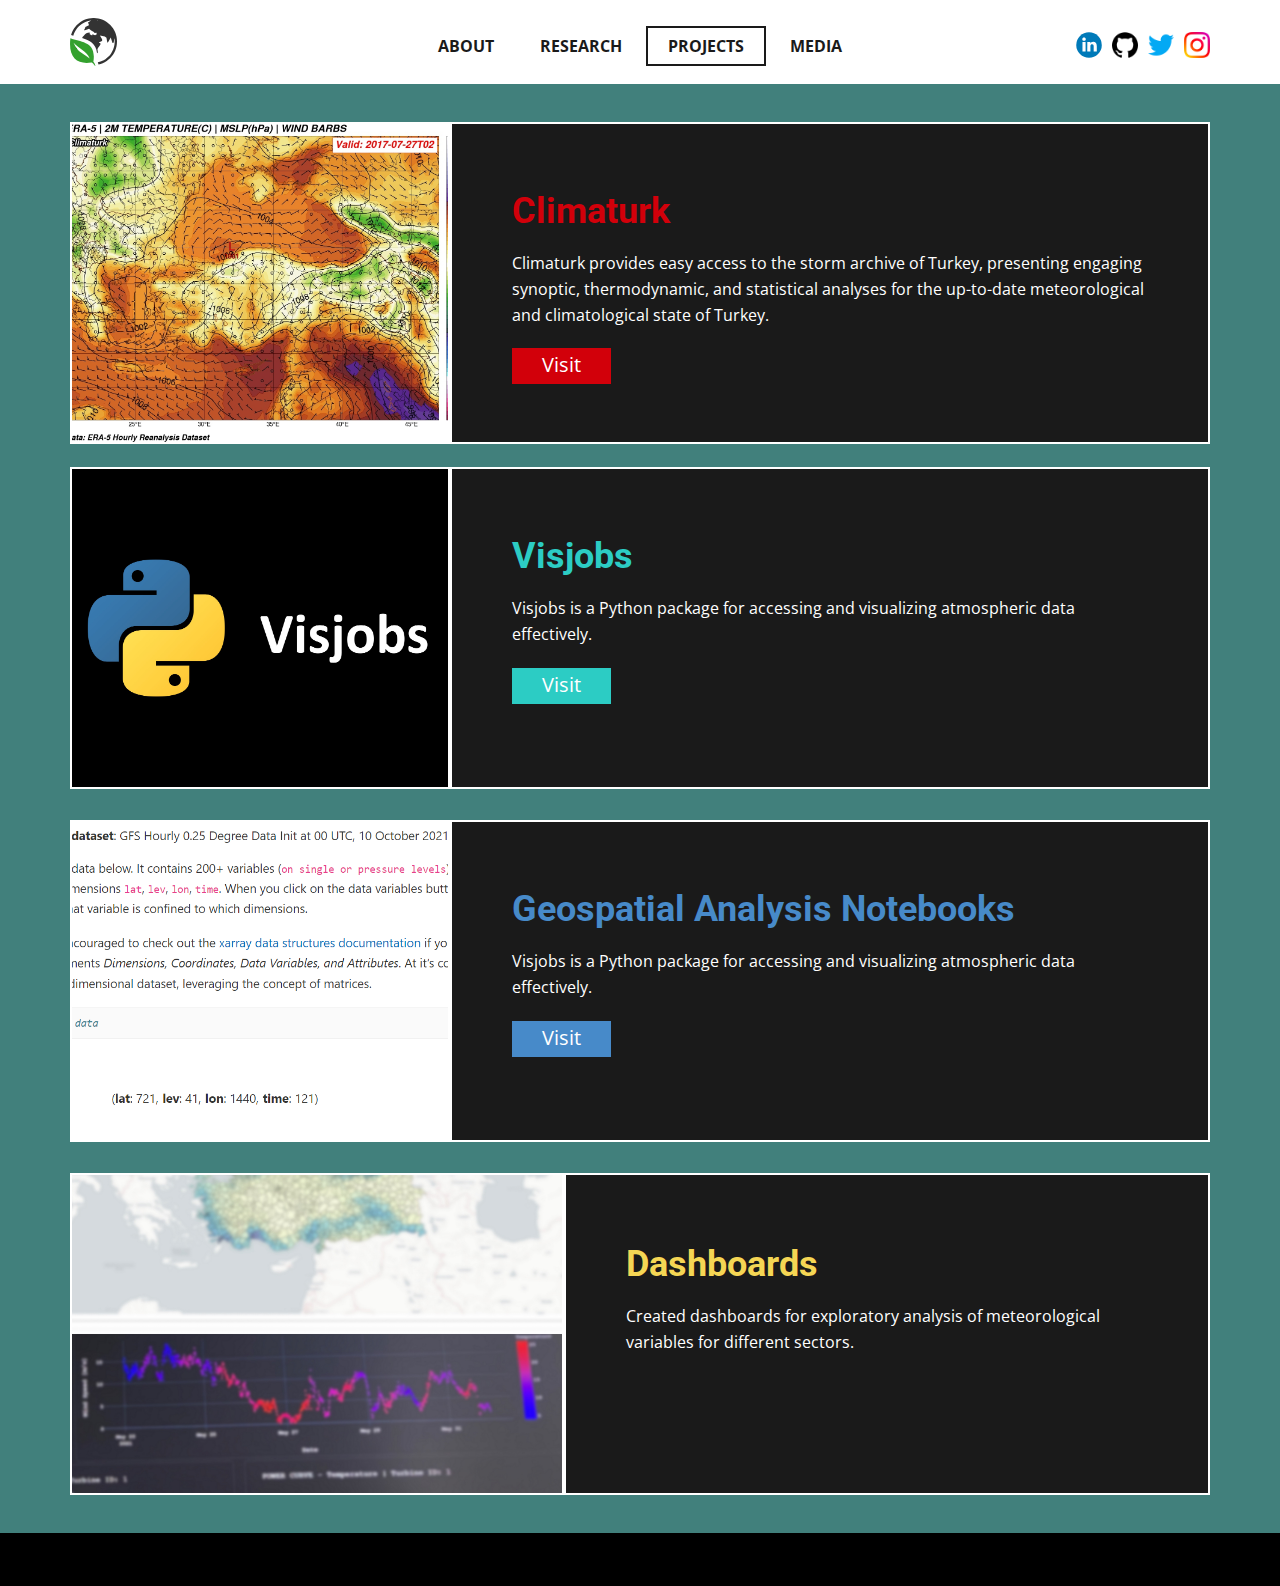
<file: Projects.html>
<!DOCTYPE html>
<html style="font-size: 16px;" lang="tr"><head>
    <meta name="viewport" content="width=device-width, initial-scale=1.0">
    <meta charset="utf-8">
    <meta name="keywords" content="Climaturk, Visjobs, Geospatial Analysis Notebooks">
    <meta name="description" content="">
    <title>Projects</title>
    <link rel="stylesheet" href="nicepage.css" media="screen">
<link rel="stylesheet" href="Projects.css" media="screen">
    <script class="u-script" type="text/javascript" src="jquery.js" defer=""></script>
    <script class="u-script" type="text/javascript" src="nicepage.js" defer=""></script>
    <meta name="generator" content="Nicepage 4.20.1, nicepage.com">
    <link id="u-theme-google-font" rel="stylesheet" href="https://fonts.googleapis.com/css?family=Roboto:100,100i,300,300i,400,400i,500,500i,700,700i,900,900i|Open+Sans:300,300i,400,400i,500,500i,600,600i,700,700i,800,800i">
    
    
    <script type="application/ld+json">{
		"@context": "http://schema.org",
		"@type": "Organization",
		"name": "Kutay Github",
		"logo": "images/environment-icon.svg",
		"sameAs": [
				"https://www.linkedin.com/in/kutaydonmez/",
				"https://github.com/donmezkutay",
				"https://twitter.com/donmezkutays",
				"https://www.instagram.com/kutaydonmezz/"
		]
}</script>
    <meta name="theme-color" content="#478ac9">
    <meta name="twitter:site" content="@">
    <meta name="twitter:card" content="summary_large_image">
    <meta name="twitter:title" content="Projects">
    <meta name="twitter:description" content="Kutay Github">
    <meta property="og:title" content="Projects">
    <meta property="og:type" content="website">
  </head>
  <body class="u-body u-xl-mode" data-lang="tr"><header class="u-align-center-sm u-align-center-xs u-clearfix u-header u-header" id="sec-ac42"><div class="u-clearfix u-sheet u-valign-middle u-sheet-1">
        <a href="https://donmezkutay.github.io/" class="u-image u-logo u-image-1" data-image-width="120" data-image-height="122" title="Home">
          <img src="images/environment-icon.svg" class="u-logo-image u-logo-image-1">
        </a>
        <div class="u-social-icons u-spacing-10 u-social-icons-1">
          <a class="u-social-url" target="_blank" data-type="LinkedIn" title="LinkedIn" href="https://www.linkedin.com/in/kutaydonmez/"><span class="u-icon u-social-icon u-social-linkedin u-icon-1"><svg class="u-svg-link" preserveAspectRatio="xMidYMin slice" viewBox="0 0 112 112" style=""><use xmlns:xlink="http://www.w3.org/1999/xlink" xlink:href="#svg-3932"></use></svg><svg class="u-svg-content" viewBox="0 0 112 112" x="0" y="0" id="svg-3932"><circle fill="currentColor" cx="56.1" cy="56.1" r="55"></circle><path fill="#FFFFFF" d="M41.3,83.7H27.9V43.4h13.4V83.7z M34.6,37.9L34.6,37.9c-4.6,0-7.5-3.1-7.5-7c0-4,3-7,7.6-7s7.4,3,7.5,7
            C42.2,34.8,39.2,37.9,34.6,37.9z M89.6,83.7H76.2V62.2c0-5.4-1.9-9.1-6.8-9.1c-3.7,0-5.9,2.5-6.9,4.9c-0.4,0.9-0.4,2.1-0.4,3.3v22.5
            H48.7c0,0,0.2-36.5,0-40.3h13.4v5.7c1.8-2.7,5-6.7,12.1-6.7c8.8,0,15.4,5.8,15.4,18.1V83.7z"></path></svg></span>
          </a>
          <a class="u-social-url" target="_blank" data-type="Github" title="Github" href="https://github.com/donmezkutay"><span class="u-file-icon u-icon u-social-github u-social-icon u-icon-2"><img src="images/733609.png" alt=""></span>
          </a>
          <a class="u-social-url" title="twitter" target="_blank" href="https://twitter.com/donmezkutays"><span class="u-file-icon u-icon u-social-icon u-social-twitter u-icon-3"><img src="images/733579.png" alt=""></span>
          </a>
          <a class="u-social-url" title="instagram" target="_blank" href="https://www.instagram.com/kutaydonmezz/"><span class="u-file-icon u-icon u-social-icon u-social-instagram u-icon-4"><img src="images/1384063.png" alt=""></span>
          </a>
        </div>
        <nav class="u-align-left u-menu u-menu-one-level u-offcanvas u-menu-1">
          <div class="menu-collapse" style="font-size: 1rem; letter-spacing: 0px; font-weight: 700; text-transform: uppercase;">
            <a class="u-button-style u-custom-active-border-color u-custom-active-color u-custom-border u-custom-border-color u-custom-borders u-custom-color u-custom-hover-border-color u-custom-hover-color u-custom-left-right-menu-spacing u-custom-padding-bottom u-custom-text-active-color u-custom-text-color u-custom-text-decoration u-custom-text-hover-color u-custom-top-bottom-menu-spacing u-nav-link" href="#" style="padding: 2px 0px; font-size: calc(1em + 4px);">
              <svg class="u-svg-link" preserveAspectRatio="xMidYMin slice" viewBox="0 0 302 302" style=""><use xmlns:xlink="http://www.w3.org/1999/xlink" xlink:href="#svg-8a8f"></use></svg>
              <svg xmlns="http://www.w3.org/2000/svg" xmlns:xlink="http://www.w3.org/1999/xlink" version="1.1" id="svg-8a8f" x="0px" y="0px" viewBox="0 0 302 302" style="enable-background:new 0 0 302 302;" xml:space="preserve" class="u-svg-content"><g><rect y="36" width="302" height="30"></rect><rect y="236" width="302" height="30"></rect><rect y="136" width="302" height="30"></rect>
</g><g></g><g></g><g></g><g></g><g></g><g></g><g></g><g></g><g></g><g></g><g></g><g></g><g></g><g></g><g></g></svg>
            </a>
          </div>
          <div class="u-custom-menu u-nav-container">
            <ul class="u-nav u-spacing-2 u-unstyled u-nav-1"><li class="u-nav-item"><a class="u-border-2 u-border-active-grey-90 u-border-hover-grey-50 u-button-style u-nav-link u-text-active-grey-90 u-text-grey-90 u-text-hover-grey-90" href="About.html" style="padding: 10px 20px;">ABOUT</a>
</li><li class="u-nav-item"><a class="u-border-2 u-border-active-grey-90 u-border-hover-grey-50 u-button-style u-nav-link u-text-active-grey-90 u-text-grey-90 u-text-hover-grey-90" href="Research.html" style="padding: 10px 20px;">RESEARCH</a>
</li><li class="u-nav-item"><a class="u-border-2 u-border-active-grey-90 u-border-hover-grey-50 u-button-style u-nav-link u-text-active-grey-90 u-text-grey-90 u-text-hover-grey-90" href="Projects.html" style="padding: 10px 20px;">PROJECTS</a>
</li><li class="u-nav-item"><a class="u-border-2 u-border-active-grey-90 u-border-hover-grey-50 u-button-style u-nav-link u-text-active-grey-90 u-text-grey-90 u-text-hover-grey-90" href="Media.html" style="padding: 10px 20px;">MEDIA</a>
</li></ul>
          </div>
          <div class="u-custom-menu u-nav-container-collapse">
            <div class="u-align-center u-black u-container-style u-inner-container-layout u-opacity u-opacity-95 u-sidenav">
              <div class="u-inner-container-layout u-sidenav-overflow">
                <div class="u-menu-close"></div>
                <ul class="u-align-center u-nav u-popupmenu-items u-unstyled u-nav-2"><li class="u-nav-item"><a class="u-button-style u-nav-link" href="About.html">ABOUT</a>
</li><li class="u-nav-item"><a class="u-button-style u-nav-link" href="Research.html">RESEARCH</a>
</li><li class="u-nav-item"><a class="u-button-style u-nav-link" href="Projects.html">PROJECTS</a>
</li><li class="u-nav-item"><a class="u-button-style u-nav-link" href="Media.html">MEDIA</a>
</li></ul>
              </div>
            </div>
            <div class="u-black u-menu-overlay u-opacity u-opacity-70"></div>
          </div>
        </nav>
      </div></header>
    <section class="u-align-center u-clearfix u-palette-4-dark-2 u-section-1" id="sec-543f">
      <div class="u-clearfix u-sheet u-valign-middle u-sheet-1">
        <div class="u-clearfix u-expanded-width u-gutter-0 u-layout-wrap u-layout-wrap-1">
          <div class="u-layout">
            <div class="u-layout-row">
              <div class="u-container-style u-image u-layout-cell u-left-cell u-size-20 u-image-1" src="" data-image-width="1406" data-image-height="1071">
                <div class="u-border-2 u-border-white u-container-layout u-valign-middle u-container-layout-1"></div>
              </div>
              <div class="u-align-left u-container-style u-grey-90 u-layout-cell u-right-cell u-size-40 u-layout-cell-2">
                <div class="u-border-2 u-border-white u-container-layout u-container-layout-2">
                  <h2 class="u-text u-text-palette-2-base u-text-1">Climaturk</h2>
                  <p class="u-text u-text-2"> Climaturk provides easy access to the storm archive of Turkey, presenting engaging synoptic,
thermodynamic, and statistical analyses for the up-to-date meteorological and climatological state of
Turkey.</p>
                  <a href="https://climaturk.com/" class="u-btn u-button-style u-palette-2-base u-btn-1" target="_blank">Visit</a>
                </div>
              </div>
            </div>
          </div>
        </div>
        <div class="u-clearfix u-expanded-width u-gutter-0 u-layout-wrap u-layout-wrap-2">
          <div class="u-layout">
            <div class="u-layout-row">
              <div class="u-container-style u-image u-layout-cell u-left-cell u-size-20 u-image-2" src="" data-image-width="4000" data-image-height="2250">
                <div class="u-border-2 u-border-white u-container-layout u-valign-middle u-container-layout-3"></div>
              </div>
              <div class="u-align-left u-container-style u-grey-90 u-layout-cell u-right-cell u-size-40 u-layout-cell-4">
                <div class="u-border-2 u-border-white u-container-layout u-container-layout-4">
                  <h2 class="u-text u-text-palette-4-base u-text-3">Visjobs</h2>
                  <p class="u-text u-text-4"> Visjobs is a Python package for accessing and visualizing atmospheric data effectively.</p>
                  <a href="https://pypi.org/project/visjobs/" class="u-btn u-button-style u-palette-4-base u-btn-2" target="_blank">Visit</a>
                </div>
              </div>
            </div>
          </div>
        </div>
        <div class="u-clearfix u-expanded-width u-gutter-0 u-layout-wrap u-layout-wrap-3">
          <div class="u-layout">
            <div class="u-layout-row">
              <div class="u-container-style u-image u-layout-cell u-left-cell u-size-20 u-image-3" src="" data-image-width="1102" data-image-height="592">
                <div class="u-border-2 u-border-white u-container-layout u-valign-middle u-container-layout-5"></div>
              </div>
              <div class="u-align-left u-container-style u-grey-90 u-layout-cell u-right-cell u-size-40 u-layout-cell-6">
                <div class="u-border-2 u-border-white u-container-layout u-container-layout-6">
                  <h2 class="u-text u-text-palette-1-base u-text-5">Geospatial Analysis Notebooks</h2>
                  <p class="u-text u-text-6"> Visjobs is a Python package for accessing and visualizing atmospheric data effectively.</p>
                  <a href="https://climaturk.com/blog/blog.html" class="u-btn u-button-style u-palette-1-base u-btn-3" target="_blank">Visit</a>
                </div>
              </div>
            </div>
          </div>
        </div>
        <div class="u-clearfix u-expanded-width u-gutter-0 u-layout-wrap u-layout-wrap-4">
          <div class="u-layout">
            <div class="u-layout-row">
              <div class="cell-temp-clone u-container-style u-image u-layout-cell u-left-cell u-size-26 u-image-4" src="" data-image-width="4096" data-image-height="4096">
                <div class="u-border-2 u-border-white u-container-layout u-valign-middle u-container-layout-7"></div>
              </div>
              <div class="u-align-left u-container-style u-grey-90 u-layout-cell u-right-cell u-size-34 u-layout-cell-8">
                <div class="u-border-2 u-border-white u-container-layout u-container-layout-8">
                  <h2 class="u-text u-text-palette-3-light-1 u-text-7">Dashboards</h2>
                  <p class="u-text u-text-8"> Created dashboards for exploratory analysis of meteorological variables for different sectors.</p>
                </div>
              </div>
            </div>
          </div>
        </div>
      </div>
    </section>
    
    <footer class="u-align-center u-black u-clearfix u-footer u-footer" id="sec-eaaa"><div class="u-clearfix u-sheet u-sheet-1"></div></footer>
    
  
</body></html>
</file>
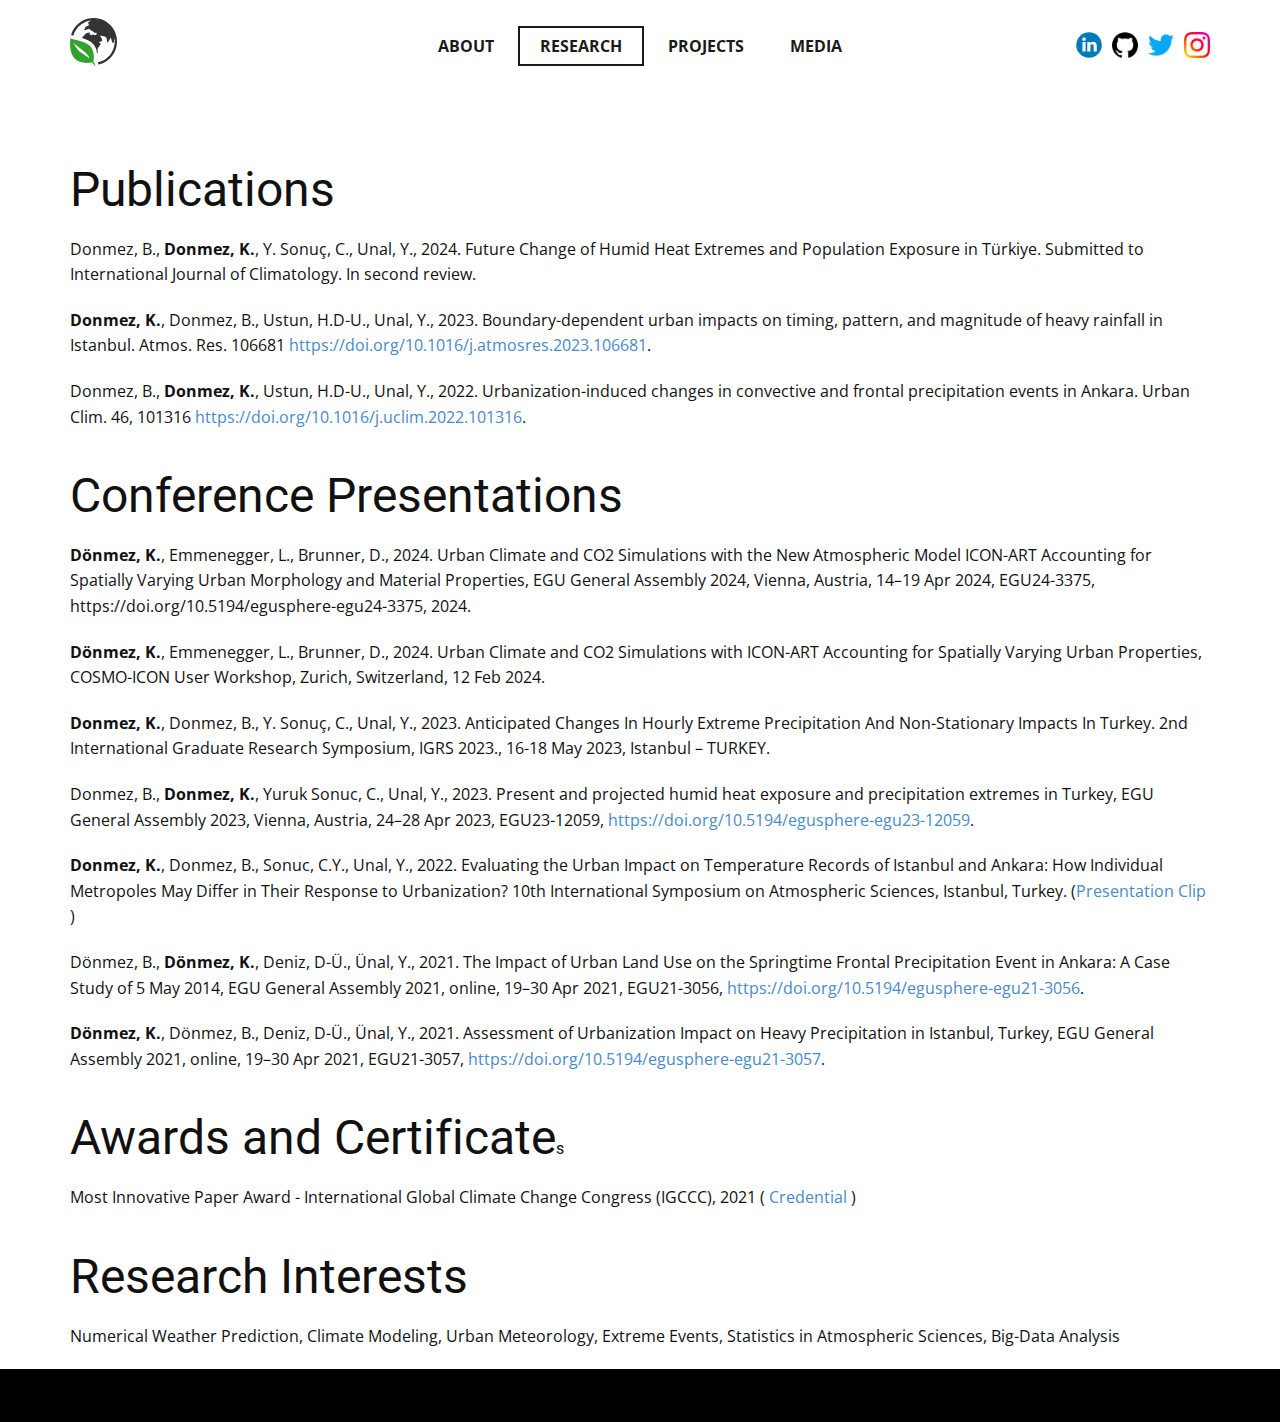
<file: Research.html>
<!DOCTYPE html>
<html style="font-size: 16px;" lang="tr"><head>
    <meta name="viewport" content="width=device-width, initial-scale=1.0">
    <meta charset="utf-8">
    <meta name="keywords" content="Publications, Conference Presentations">
    <meta name="description" content="">
    <title>Research</title>
    <link rel="stylesheet" href="nicepage.css" media="screen">
<link rel="stylesheet" href="Research.css" media="screen">
    <script class="u-script" type="text/javascript" src="jquery.js" defer=""></script>
    <script class="u-script" type="text/javascript" src="nicepage.js" defer=""></script>
    <meta name="generator" content="Nicepage 4.20.1, nicepage.com">
    <link id="u-theme-google-font" rel="stylesheet" href="https://fonts.googleapis.com/css?family=Roboto:100,100i,300,300i,400,400i,500,500i,700,700i,900,900i|Open+Sans:300,300i,400,400i,500,500i,600,600i,700,700i,800,800i">
    
    
    <script type="application/ld+json">{
		"@context": "http://schema.org",
		"@type": "Organization",
		"name": "Kutay Github",
		"logo": "images/environment-icon.svg",
		"sameAs": [
				"https://www.linkedin.com/in/kutaydonmez/",
				"https://github.com/donmezkutay",
				"https://twitter.com/donmezkutays",
				"https://www.instagram.com/kutaydonmezz/"
		]
}</script>
    <meta name="theme-color" content="#478ac9">
    <meta name="twitter:site" content="@">
    <meta name="twitter:card" content="summary_large_image">
    <meta name="twitter:title" content="Research">
    <meta name="twitter:description" content="Kutay Github">
    <meta property="og:title" content="Research">
    <meta property="og:type" content="website">
  </head>
  <body class="u-body u-xl-mode" data-lang="tr"><header class="u-align-center-sm u-align-center-xs u-clearfix u-header u-header" id="sec-ac42"><div class="u-clearfix u-sheet u-valign-middle u-sheet-1">
        <a href="https://donmezkutay.github.io/" class="u-image u-logo u-image-1" data-image-width="120" data-image-height="122" title="Home">
          <img src="images/environment-icon.svg" class="u-logo-image u-logo-image-1">
        </a>
        <div class="u-social-icons u-spacing-10 u-social-icons-1">
          <a class="u-social-url" target="_blank" data-type="LinkedIn" title="LinkedIn" href="https://www.linkedin.com/in/kutaydonmez/"><span class="u-icon u-social-icon u-social-linkedin u-icon-1"><svg class="u-svg-link" preserveAspectRatio="xMidYMin slice" viewBox="0 0 112 112" style=""><use xmlns:xlink="http://www.w3.org/1999/xlink" xlink:href="#svg-3932"></use></svg><svg class="u-svg-content" viewBox="0 0 112 112" x="0" y="0" id="svg-3932"><circle fill="currentColor" cx="56.1" cy="56.1" r="55"></circle><path fill="#FFFFFF" d="M41.3,83.7H27.9V43.4h13.4V83.7z M34.6,37.9L34.6,37.9c-4.6,0-7.5-3.1-7.5-7c0-4,3-7,7.6-7s7.4,3,7.5,7
            C42.2,34.8,39.2,37.9,34.6,37.9z M89.6,83.7H76.2V62.2c0-5.4-1.9-9.1-6.8-9.1c-3.7,0-5.9,2.5-6.9,4.9c-0.4,0.9-0.4,2.1-0.4,3.3v22.5
            H48.7c0,0,0.2-36.5,0-40.3h13.4v5.7c1.8-2.7,5-6.7,12.1-6.7c8.8,0,15.4,5.8,15.4,18.1V83.7z"></path></svg></span>
          </a>
          <a class="u-social-url" target="_blank" data-type="Github" title="Github" href="https://github.com/donmezkutay"><span class="u-file-icon u-icon u-social-github u-social-icon u-icon-2"><img src="images/733609.png" alt=""></span>
          </a>
          <a class="u-social-url" title="twitter" target="_blank" href="https://twitter.com/donmezkutays"><span class="u-file-icon u-icon u-social-icon u-social-twitter u-icon-3"><img src="images/733579.png" alt=""></span>
          </a>
          <a class="u-social-url" title="instagram" target="_blank" href="https://www.instagram.com/kutaydonmezz/"><span class="u-file-icon u-icon u-social-icon u-social-instagram u-icon-4"><img src="images/1384063.png" alt=""></span>
          </a>
        </div>
        <nav class="u-align-left u-menu u-menu-one-level u-offcanvas u-menu-1">
          <div class="menu-collapse" style="font-size: 1rem; letter-spacing: 0px; font-weight: 700; text-transform: uppercase;">
            <a class="u-button-style u-custom-active-border-color u-custom-active-color u-custom-border u-custom-border-color u-custom-borders u-custom-color u-custom-hover-border-color u-custom-hover-color u-custom-left-right-menu-spacing u-custom-padding-bottom u-custom-text-active-color u-custom-text-color u-custom-text-decoration u-custom-text-hover-color u-custom-top-bottom-menu-spacing u-nav-link" href="#" style="padding: 2px 0px; font-size: calc(1em + 4px);">
              <svg class="u-svg-link" preserveAspectRatio="xMidYMin slice" viewBox="0 0 302 302" style=""><use xmlns:xlink="http://www.w3.org/1999/xlink" xlink:href="#svg-8a8f"></use></svg>
              <svg xmlns="http://www.w3.org/2000/svg" xmlns:xlink="http://www.w3.org/1999/xlink" version="1.1" id="svg-8a8f" x="0px" y="0px" viewBox="0 0 302 302" style="enable-background:new 0 0 302 302;" xml:space="preserve" class="u-svg-content"><g><rect y="36" width="302" height="30"></rect><rect y="236" width="302" height="30"></rect><rect y="136" width="302" height="30"></rect>
</g><g></g><g></g><g></g><g></g><g></g><g></g><g></g><g></g><g></g><g></g><g></g><g></g><g></g><g></g><g></g></svg>
            </a>
          </div>
          <div class="u-custom-menu u-nav-container">
            <ul class="u-nav u-spacing-2 u-unstyled u-nav-1"><li class="u-nav-item"><a class="u-border-2 u-border-active-grey-90 u-border-hover-grey-50 u-button-style u-nav-link u-text-active-grey-90 u-text-grey-90 u-text-hover-grey-90" href="About.html" style="padding: 10px 20px;">ABOUT</a>
</li><li class="u-nav-item"><a class="u-border-2 u-border-active-grey-90 u-border-hover-grey-50 u-button-style u-nav-link u-text-active-grey-90 u-text-grey-90 u-text-hover-grey-90" href="Research.html" style="padding: 10px 20px;">RESEARCH</a>
</li><li class="u-nav-item"><a class="u-border-2 u-border-active-grey-90 u-border-hover-grey-50 u-button-style u-nav-link u-text-active-grey-90 u-text-grey-90 u-text-hover-grey-90" href="Projects.html" style="padding: 10px 20px;">PROJECTS</a>
</li><li class="u-nav-item"><a class="u-border-2 u-border-active-grey-90 u-border-hover-grey-50 u-button-style u-nav-link u-text-active-grey-90 u-text-grey-90 u-text-hover-grey-90" href="Media.html" style="padding: 10px 20px;">MEDIA</a>
</li></ul>
          </div>
          <div class="u-custom-menu u-nav-container-collapse">
            <div class="u-align-center u-black u-container-style u-inner-container-layout u-opacity u-opacity-95 u-sidenav">
              <div class="u-inner-container-layout u-sidenav-overflow">
                <div class="u-menu-close"></div>
                <ul class="u-align-center u-nav u-popupmenu-items u-unstyled u-nav-2"><li class="u-nav-item"><a class="u-button-style u-nav-link" href="About.html">ABOUT</a>
</li><li class="u-nav-item"><a class="u-button-style u-nav-link" href="Research.html">RESEARCH</a>
</li><li class="u-nav-item"><a class="u-button-style u-nav-link" href="Projects.html">PROJECTS</a>
</li><li class="u-nav-item"><a class="u-button-style u-nav-link" href="Media.html">MEDIA</a>
</li></ul>
              </div>
            </div>
            <div class="u-black u-menu-overlay u-opacity u-opacity-70"></div>
          </div>
        </nav>
      </div></header>
    <section class="u-align-left u-clearfix u-section-1" id="sec-54df">
      <div class="u-clearfix u-sheet u-valign-middle u-sheet-1">
        <div class="fr-view u-clearfix u-rich-text u-text u-text-1">
          <h1 style="text-align: left;">
            <span style="font-size: 3rem;">Publications</span>
          </h1>
          <p style="text-align: left;"> Donmez, B., <span style="font-weight: 700;">Donmez, K.</span>, Y. Sonuç, C., Unal, Y., 2024. Future Change of Humid Heat Extremes and Population Exposure in Türkiye. Submitted to International Journal of Climatology. In second review. 
          </p>
          <p style="text-align: left;">
		    <span style="font-weight: 700;">Donmez, K.</span>, Donmez, B., Ustun, H.D-U., Unal, Y., 2023. Boundary-dependent urban impacts on timing, pattern, and magnitude of heavy rainfall in Istanbul. Atmos. Res. 106681 <a class="u-active-none u-border-none u-btn u-button-style u-hover-none u-none u-text-palette-1-base u-btn-1" href="https://doi.org/10.1016/j.atmosres.2023.106681" rel="noopener noreferrer" target="_blank">https://doi.org/10.1016/j.atmosres.2023.106681</a>.&nbsp;
          </p>
          <p style="text-align: left;"> Donmez, B., <span style="font-weight: 700;">Donmez, K.</span>, Ustun, H.D-U., Unal, Y., 2022. Urbanization-induced changes in convective and frontal precipitation events in Ankara. Urban Clim. 46, 101316 <a class="u-active-none u-border-none u-btn u-button-style u-hover-none u-none u-text-palette-1-base u-btn-1" href="https://doi.org/10.1016/j.uclim.2022.101316" rel="noopener noreferrer" target="_blank">https://doi.org/10.1016/j.uclim.2022.101316</a>.&nbsp;
          </p>
        </div>
        <div class="fr-view u-clearfix u-rich-text u-text u-text-2">
          <h1 style="text-align: left;">
            <span style="font-size: 3rem;">Conference Presentations</span>
          </h1>
	  <p style="text-align: left;">
            <span style="font-weight: 700;">Dönmez, K.</span>, Emmenegger, L., Brunner, D., 2024. Urban Climate and CO2 Simulations with the New Atmospheric Model ICON-ART Accounting for Spatially Varying Urban Morphology and Material Properties, EGU General Assembly 2024, Vienna, Austria, 14–19 Apr 2024, EGU24-3375, https://doi.org/10.5194/egusphere-egu24-3375, 2024. 
          </p>
	  <p style="text-align: left;">
            <span style="font-weight: 700;">Dönmez, K.</span>, Emmenegger, L., Brunner, D., 2024. Urban Climate and CO2 Simulations with ICON-ART Accounting for Spatially Varying Urban Properties, COSMO-ICON User Workshop, Zurich, Switzerland, 12 Feb 2024.
          </p>
	  <p style="text-align: left;">
            <span style="font-weight: 700;">Donmez, K.</span>, Donmez, B., Y. Sonuç, C., Unal, Y., 2023. Anticipated Changes In Hourly Extreme Precipitation And Non-Stationary Impacts In Turkey. 2nd International Graduate Research Symposium, IGRS 2023., 16-18 May 2023, Istanbul – TURKEY.
          </p>
          <p style="text-align: left;"> Donmez, B., <span style="font-weight: 700;">Donmez, K.</span>, Yuruk Sonuc, C., Unal, Y., 2023. Present and projected humid heat exposure and precipitation extremes in Turkey, EGU General Assembly 2023, Vienna, Austria, 24–28 Apr 2023, EGU23-12059, <a class="u-active-none u-border-none u-btn u-button-style u-hover-none u-none u-text-palette-1-base u-btn-4" href="https://doi.org/10.5194/egusphere-egu23-12059" rel="noopener noreferrer" target="_blank">https://doi.org/10.5194/egusphere-egu23-12059</a>.
          </p>
          <p style="text-align: left;">
            <span style="font-weight: 700;">Donmez, K.</span>, Donmez, B., Sonuc, C.Y., Unal, Y., 2022. Evaluating the Urban Impact on Temperature Records of Istanbul and Ankara: How Individual Metropoles May Differ in Their Response to Urbanization? 10th International Symposium on Atmospheric Sciences, Istanbul, Turkey. (<a class="u-active-none u-border-none u-btn u-button-style u-hover-none u-none u-text-palette-1-base u-btn-2" href="https://www.youtube.com/clip/UgkxO6X2CNR9Oft8FMVDmUHOkxiO6civrhsw" rel="noopener noreferrer" target="_blank">Presentation Clip</a>)
          </p>
          <p style="text-align: left;">Dönmez, B., <span style="font-weight: 700;">Dönmez, K.</span>, Deniz, D-Ü., Ünal, Y., 2021. The Impact of Urban Land Use on the Springtime Frontal Precipitation Event in Ankara: A Case Study of 5 May 2014, EGU General Assembly 2021, online, 19–30 Apr 2021, EGU21-3056, <a class="u-active-none u-border-none u-btn u-button-style u-hover-none u-none u-text-palette-1-base u-btn-3" href="https://doi.org/10.5194/egusphere-egu21-3056" rel="noopener noreferrer" target="_blank">https://doi.org/10.5194/egusphere-egu21-3056</a>.&nbsp;
          </p>
          <p style="text-align: left;">
            <span style="font-weight: 700;">Dönmez, K.</span>, Dönmez, B., Deniz, D-Ü., Ünal, Y., 2021. Assessment of Urbanization Impact on Heavy Precipitation in Istanbul, Turkey, EGU General Assembly 2021, online, 19–30 Apr 2021, EGU21-3057, <a class="u-active-none u-border-none u-btn u-button-style u-hover-none u-none u-text-palette-1-base u-btn-4" href="https://doi.org/10.5194/egusphere-egu21-3057" rel="noopener noreferrer" target="_blank">https://doi.org/10.5194/egusphere-egu21-3057</a>.
          </p>
        </div>
        <div class="fr-view u-clearfix u-rich-text u-text u-text-3">
          <h1 style="text-align: left;">Awards and Certificate<span style="font-size: 1rem;">s</span>
          </h1>
          <p style="text-align: left;">
            <span style="font-size: 1rem;">
              <span>Most Innovative Paper Award - International Global Climate Change Congress (IGCCC), 202<span>1 (</span>
              </span>
              <a href="https://drive.google.com/file/d/1vjbUu385VaWRxblEx3TK5VhS-9BlJk3j/view?usp=sharing"></a>
              <span>
                <a href="https://drive.google.com/file/d/1vjbUu385VaWRxblEx3TK5VhS-9BlJk3j/view?usp=sharing"></a>
                <span>
                  <a class="u-active-none u-border-none u-btn u-button-style u-hover-none u-none u-text-palette-1-base u-btn-5" href="https://drive.google.com/file/d/1vjbUu385VaWRxblEx3TK5VhS-9BlJk3j/view?usp=sharing" rel="noopener noreferrer" target="_blank">Credential</a>
                </span>
              </span>
              <span>
                <span>)</span>
              </span>
            </span>
          </p>
        </div>
        <div class="fr-view u-clearfix u-rich-text u-text u-text-4">
          <h1 style="text-align: left;">Research Interests</h1>
          <p style="text-align: left;">Numerical Weather Prediction, Climate Modeling, Urban Meteorology, Extreme Events, Statistics in Atmospheric Sciences, Big-Data Analysis</p>
        </div>
      </div>
    </section>
    
    <footer class="u-align-center u-black u-clearfix u-footer u-footer" id="sec-eaaa"><div class="u-clearfix u-sheet u-sheet-1"></div></footer>
    
  
</body></html>
</file>
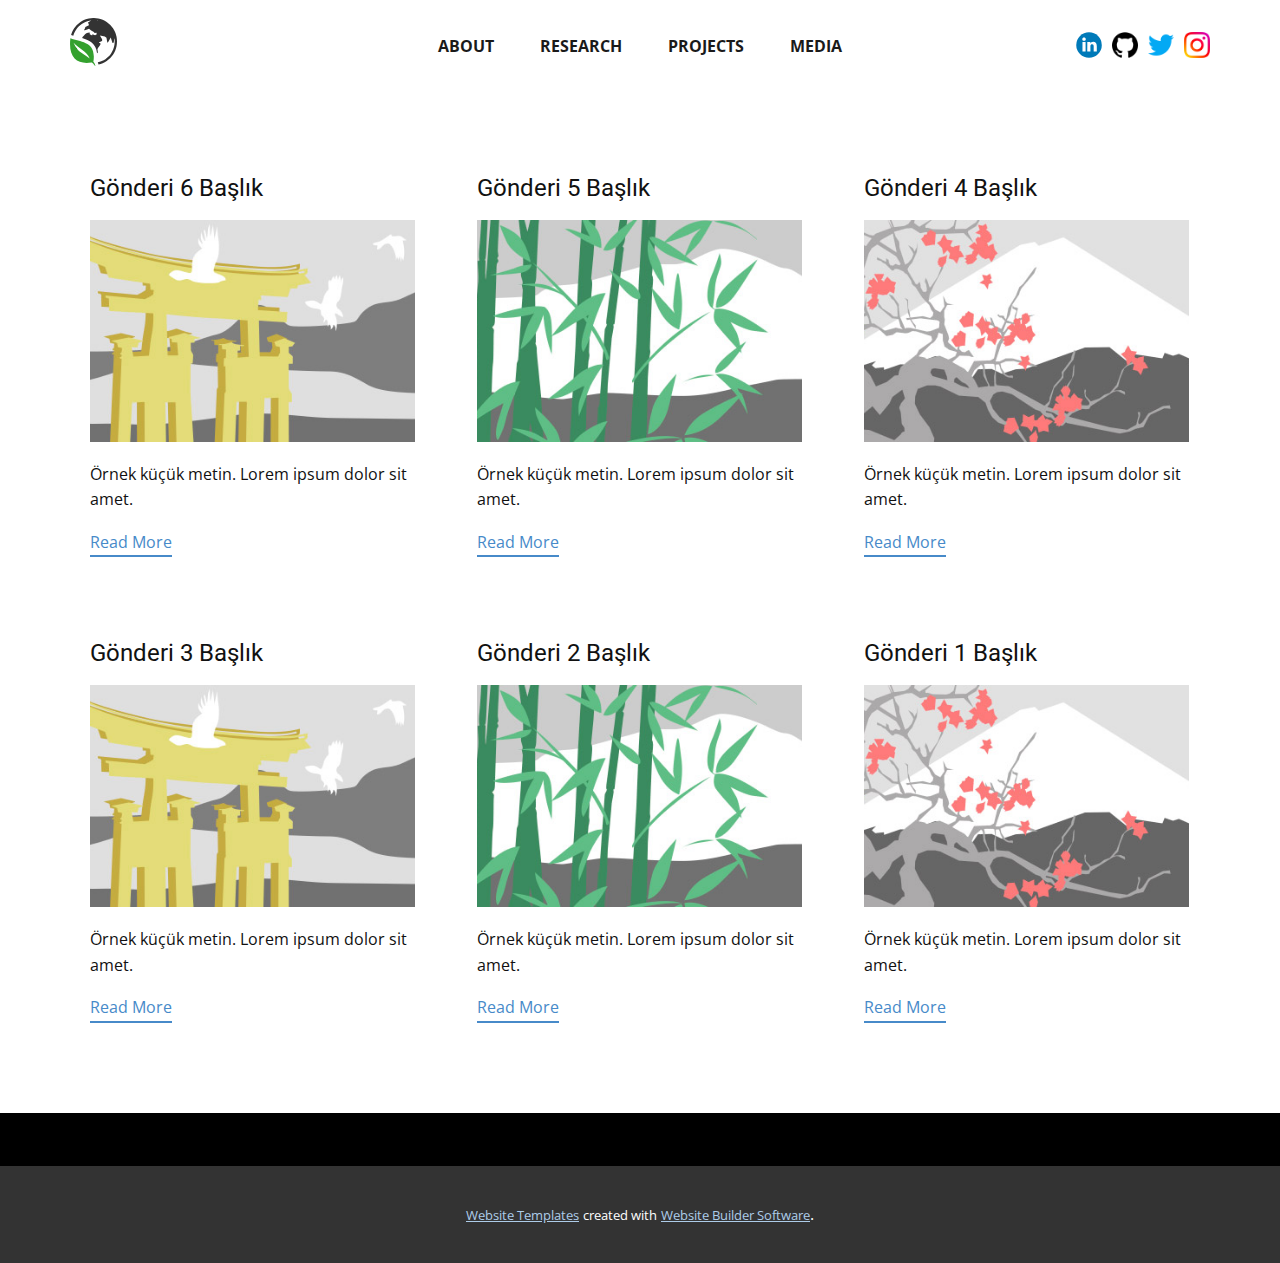
<file: blog/blog.html>
<!DOCTYPE html>
<html style="font-size: 16px;" lang="tr"><head>
    <meta name="viewport" content="width=device-width, initial-scale=1.0">
    <meta charset="utf-8">
    <meta name="keywords" content="">
    <meta name="description" content="">
    <title>Blog Template</title>
    <link rel="stylesheet" href="../nicepage.css" media="screen">
<link rel="stylesheet" href="../Blog-Template.css" media="screen">
    <script class="u-script" type="text/javascript" src="../jquery.js" defer=""></script>
    <script class="u-script" type="text/javascript" src="../nicepage.js" defer=""></script>
    <meta name="generator" content="Nicepage 4.20.1, nicepage.com">
    <link id="u-theme-google-font" rel="stylesheet" href="https://fonts.googleapis.com/css?family=Roboto:100,100i,300,300i,400,400i,500,500i,700,700i,900,900i|Open+Sans:300,300i,400,400i,500,500i,600,600i,700,700i,800,800i">
    
    
    <script type="application/ld+json">{
		"@context": "http://schema.org",
		"@type": "Organization",
		"name": "Kutay Github",
		"logo": "images/environment-icon.svg",
		"sameAs": [
				"https://www.linkedin.com/in/kutaydonmez/",
				"https://github.com/donmezkutay",
				"https://twitter.com/donmezkutays",
				"https://www.instagram.com/kutaydonmezz/"
		]
}</script>
    <meta name="theme-color" content="#478ac9">
    <meta name="twitter:site" content="@">
    <meta name="twitter:card" content="summary_large_image">
    <meta name="twitter:title" content="Blog Template">
    <meta name="twitter:description" content="Kutay Github">
  </head>
  <body class="u-body u-xl-mode" data-lang="tr"><header class="u-align-center-sm u-align-center-xs u-clearfix u-header u-header" id="sec-ac42"><div class="u-clearfix u-sheet u-valign-middle u-sheet-1">
        <a href="https://donmezkutay.github.io/" class="u-image u-logo u-image-1" data-image-width="120" data-image-height="122" title="Home">
          <img src="../images/environment-icon.svg" class="u-logo-image u-logo-image-1">
        </a>
        <div class="u-social-icons u-spacing-10 u-social-icons-1">
          <a class="u-social-url" target="_blank" data-type="LinkedIn" title="LinkedIn" href="https://www.linkedin.com/in/kutaydonmez/"><span class="u-icon u-social-icon u-social-linkedin u-icon-1"><svg class="u-svg-link" preserveAspectRatio="xMidYMin slice" viewBox="0 0 112 112" style=""><use xmlns:xlink="http://www.w3.org/1999/xlink" xlink:href="#svg-3932"></use></svg><svg class="u-svg-content" viewBox="0 0 112 112" x="0" y="0" id="svg-3932"><circle fill="currentColor" cx="56.1" cy="56.1" r="55"></circle><path fill="#FFFFFF" d="M41.3,83.7H27.9V43.4h13.4V83.7z M34.6,37.9L34.6,37.9c-4.6,0-7.5-3.1-7.5-7c0-4,3-7,7.6-7s7.4,3,7.5,7
            C42.2,34.8,39.2,37.9,34.6,37.9z M89.6,83.7H76.2V62.2c0-5.4-1.9-9.1-6.8-9.1c-3.7,0-5.9,2.5-6.9,4.9c-0.4,0.9-0.4,2.1-0.4,3.3v22.5
            H48.7c0,0,0.2-36.5,0-40.3h13.4v5.7c1.8-2.7,5-6.7,12.1-6.7c8.8,0,15.4,5.8,15.4,18.1V83.7z"></path></svg></span>
          </a>
          <a class="u-social-url" target="_blank" data-type="Github" title="Github" href="https://github.com/donmezkutay"><span class="u-file-icon u-icon u-social-github u-social-icon u-icon-2"><img src="../images/733609.png" alt=""></span>
          </a>
          <a class="u-social-url" title="twitter" target="_blank" href="https://twitter.com/donmezkutays"><span class="u-file-icon u-icon u-social-icon u-social-twitter u-icon-3"><img src="../images/733579.png" alt=""></span>
          </a>
          <a class="u-social-url" title="instagram" target="_blank" href="https://www.instagram.com/kutaydonmezz/"><span class="u-file-icon u-icon u-social-icon u-social-instagram u-icon-4"><img src="../images/1384063.png" alt=""></span>
          </a>
        </div>
        <nav class="u-align-left u-menu u-menu-one-level u-offcanvas u-menu-1">
          <div class="menu-collapse" style="font-size: 1rem; letter-spacing: 0px; font-weight: 700; text-transform: uppercase;">
            <a class="u-button-style u-custom-active-border-color u-custom-active-color u-custom-border u-custom-border-color u-custom-borders u-custom-color u-custom-hover-border-color u-custom-hover-color u-custom-left-right-menu-spacing u-custom-padding-bottom u-custom-text-active-color u-custom-text-color u-custom-text-decoration u-custom-text-hover-color u-custom-top-bottom-menu-spacing u-nav-link" href="#" style="padding: 2px 0px; font-size: calc(1em + 4px);">
              <svg class="u-svg-link" preserveAspectRatio="xMidYMin slice" viewBox="0 0 302 302" style=""><use xmlns:xlink="http://www.w3.org/1999/xlink" xlink:href="#svg-8a8f"></use></svg>
              <svg xmlns="http://www.w3.org/2000/svg" xmlns:xlink="http://www.w3.org/1999/xlink" version="1.1" id="svg-8a8f" x="0px" y="0px" viewBox="0 0 302 302" style="enable-background:new 0 0 302 302;" xml:space="preserve" class="u-svg-content"><g><rect y="36" width="302" height="30"></rect><rect y="236" width="302" height="30"></rect><rect y="136" width="302" height="30"></rect>
</g><g></g><g></g><g></g><g></g><g></g><g></g><g></g><g></g><g></g><g></g><g></g><g></g><g></g><g></g><g></g></svg>
            </a>
          </div>
          <div class="u-custom-menu u-nav-container">
            <ul class="u-nav u-spacing-2 u-unstyled u-nav-1"><li class="u-nav-item"><a class="u-border-2 u-border-active-grey-90 u-border-hover-grey-50 u-button-style u-nav-link u-text-active-grey-90 u-text-grey-90 u-text-hover-grey-90" href="../About.html" style="padding: 10px 20px;">ABOUT</a>
</li><li class="u-nav-item"><a class="u-border-2 u-border-active-grey-90 u-border-hover-grey-50 u-button-style u-nav-link u-text-active-grey-90 u-text-grey-90 u-text-hover-grey-90" href="../Research.html" style="padding: 10px 20px;">RESEARCH</a>
</li><li class="u-nav-item"><a class="u-border-2 u-border-active-grey-90 u-border-hover-grey-50 u-button-style u-nav-link u-text-active-grey-90 u-text-grey-90 u-text-hover-grey-90" href="../Projects.html" style="padding: 10px 20px;">PROJECTS</a>
</li><li class="u-nav-item"><a class="u-border-2 u-border-active-grey-90 u-border-hover-grey-50 u-button-style u-nav-link u-text-active-grey-90 u-text-grey-90 u-text-hover-grey-90" href="../Media.html" style="padding: 10px 20px;">MEDIA</a>
</li></ul>
          </div>
          <div class="u-custom-menu u-nav-container-collapse">
            <div class="u-align-center u-black u-container-style u-inner-container-layout u-opacity u-opacity-95 u-sidenav">
              <div class="u-inner-container-layout u-sidenav-overflow">
                <div class="u-menu-close"></div>
                <ul class="u-align-center u-nav u-popupmenu-items u-unstyled u-nav-2"><li class="u-nav-item"><a class="u-button-style u-nav-link" href="../About.html">ABOUT</a>
</li><li class="u-nav-item"><a class="u-button-style u-nav-link" href="../Research.html">RESEARCH</a>
</li><li class="u-nav-item"><a class="u-button-style u-nav-link" href="../Projects.html">PROJECTS</a>
</li><li class="u-nav-item"><a class="u-button-style u-nav-link" href="../Media.html">MEDIA</a>
</li></ul>
              </div>
            </div>
            <div class="u-black u-menu-overlay u-opacity u-opacity-70"></div>
          </div>
        </nav>
      </div></header>
    <section class="u-clearfix u-section-1" id="sec-880b">
      <div class="u-clearfix u-sheet u-valign-middle u-sheet-1"><!--blog--><!--blog_options_json--><!--{"type":"Recent","source":"","tags":"","count":""}--><!--/blog_options_json-->
        <div class="u-blog u-expanded-width u-repeater u-repeater-1"><!--blog_post-->
          <div class="u-blog-post u-container-style u-repeater-item u-white u-repeater-item-1">
            <div class="u-container-layout u-similar-container u-valign-top u-container-layout-1"><!--blog_post_header-->
              <h4 class="u-blog-control u-text u-text-1">
                <a class="u-post-header-link" href="../blog/gönderi-5.html">Gönderi 6 Başlık</a>
              </h4><!--/blog_post_header--><!--blog_post_image-->
              <a class="u-post-header-link" href="../blog/gönderi-5.html"><img alt="" class="u-blog-control u-expanded-width u-image u-image-default u-image-1" src="../images/8ad73f3c.jpeg"></a><!--/blog_post_image--><!--blog_post_content-->
              <div class="u-blog-control u-post-content u-text u-text-2 fr-view">Örnek küçük metin. Lorem ipsum dolor sit amet.</div><!--/blog_post_content--><!--blog_post_readmore-->
              <a href="../blog/gönderi-5.html" class="u-blog-control u-border-2 u-border-palette-1-base u-btn u-btn-rectangle u-button-style u-none u-btn-1"><!--blog_post_readmore_content--><!--options_json--><!--{"content":"Read More","defaultValue":"Devamını Oku"}--><!--/options_json-->Read More<!--/blog_post_readmore_content--></a><!--/blog_post_readmore-->
            </div>
          </div><div class="u-blog-post u-container-style u-repeater-item u-video-cover u-white">
            <div class="u-container-layout u-similar-container u-valign-top u-container-layout-2"><!--blog_post_header-->
              <h4 class="u-blog-control u-text u-text-3">
                <a class="u-post-header-link" href="../blog/gönderi-4.html">Gönderi 5 Başlık</a>
              </h4><!--/blog_post_header--><!--blog_post_image-->
              <a class="u-post-header-link" href="../blog/gönderi-4.html"><img alt="" class="u-blog-control u-expanded-width u-image u-image-default u-image-2" src="../images/68f64b9d.jpeg"></a><!--/blog_post_image--><!--blog_post_content-->
              <div class="u-blog-control u-post-content u-text u-text-4 fr-view">Örnek küçük metin. Lorem ipsum dolor sit amet.</div><!--/blog_post_content--><!--blog_post_readmore-->
              <a href="../blog/gönderi-4.html" class="u-blog-control u-border-2 u-border-palette-1-base u-btn u-btn-rectangle u-button-style u-none u-btn-2"><!--blog_post_readmore_content--><!--options_json--><!--{"content":"Read More","defaultValue":"Devamını Oku"}--><!--/options_json-->Read More<!--/blog_post_readmore_content--></a><!--/blog_post_readmore-->
            </div>
          </div><div class="u-blog-post u-container-style u-repeater-item u-video-cover u-white">
            <div class="u-container-layout u-similar-container u-valign-top u-container-layout-3"><!--blog_post_header-->
              <h4 class="u-blog-control u-text u-text-5">
                <a class="u-post-header-link" href="../blog/gönderi-3.html">Gönderi 4 Başlık</a>
              </h4><!--/blog_post_header--><!--blog_post_image-->
              <a class="u-post-header-link" href="../blog/gönderi-3.html"><img alt="" class="u-blog-control u-expanded-width u-image u-image-default u-image-3" src="../images/0fd3416c.jpeg"></a><!--/blog_post_image--><!--blog_post_content-->
              <div class="u-blog-control u-post-content u-text u-text-6 fr-view">Örnek küçük metin. Lorem ipsum dolor sit amet.</div><!--/blog_post_content--><!--blog_post_readmore-->
              <a href="../blog/gönderi-3.html" class="u-blog-control u-border-2 u-border-palette-1-base u-btn u-btn-rectangle u-button-style u-none u-btn-3"><!--blog_post_readmore_content--><!--options_json--><!--{"content":"Read More","defaultValue":"Devamını Oku"}--><!--/options_json-->Read More<!--/blog_post_readmore_content--></a><!--/blog_post_readmore-->
            </div>
          </div><div class="u-blog-post u-container-style u-repeater-item u-white u-repeater-item-1">
            <div class="u-container-layout u-similar-container u-valign-top u-container-layout-1"><!--blog_post_header-->
              <h4 class="u-blog-control u-text u-text-1">
                <a class="u-post-header-link" href="../blog/gönderi-2.html">Gönderi 3 Başlık</a>
              </h4><!--/blog_post_header--><!--blog_post_image-->
              <a class="u-post-header-link" href="../blog/gönderi-2.html"><img alt="" class="u-blog-control u-expanded-width u-image u-image-default u-image-1" src="../images/8ad73f3c.jpeg"></a><!--/blog_post_image--><!--blog_post_content-->
              <div class="u-blog-control u-post-content u-text u-text-2 fr-view">Örnek küçük metin. Lorem ipsum dolor sit amet.</div><!--/blog_post_content--><!--blog_post_readmore-->
              <a href="../blog/gönderi-2.html" class="u-blog-control u-border-2 u-border-palette-1-base u-btn u-btn-rectangle u-button-style u-none u-btn-1"><!--blog_post_readmore_content--><!--options_json--><!--{"content":"Read More","defaultValue":"Devamını Oku"}--><!--/options_json-->Read More<!--/blog_post_readmore_content--></a><!--/blog_post_readmore-->
            </div>
          </div><div class="u-blog-post u-container-style u-repeater-item u-video-cover u-white">
            <div class="u-container-layout u-similar-container u-valign-top u-container-layout-2"><!--blog_post_header-->
              <h4 class="u-blog-control u-text u-text-3">
                <a class="u-post-header-link" href="../blog/gönderi-1.html">Gönderi 2 Başlık</a>
              </h4><!--/blog_post_header--><!--blog_post_image-->
              <a class="u-post-header-link" href="../blog/gönderi-1.html"><img alt="" class="u-blog-control u-expanded-width u-image u-image-default u-image-2" src="../images/68f64b9d.jpeg"></a><!--/blog_post_image--><!--blog_post_content-->
              <div class="u-blog-control u-post-content u-text u-text-4 fr-view">Örnek küçük metin. Lorem ipsum dolor sit amet.</div><!--/blog_post_content--><!--blog_post_readmore-->
              <a href="../blog/gönderi-1.html" class="u-blog-control u-border-2 u-border-palette-1-base u-btn u-btn-rectangle u-button-style u-none u-btn-2"><!--blog_post_readmore_content--><!--options_json--><!--{"content":"Read More","defaultValue":"Devamını Oku"}--><!--/options_json-->Read More<!--/blog_post_readmore_content--></a><!--/blog_post_readmore-->
            </div>
          </div><div class="u-blog-post u-container-style u-repeater-item u-video-cover u-white">
            <div class="u-container-layout u-similar-container u-valign-top u-container-layout-3"><!--blog_post_header-->
              <h4 class="u-blog-control u-text u-text-5">
                <a class="u-post-header-link" href="../blog/gönderi.html">Gönderi 1 Başlık</a>
              </h4><!--/blog_post_header--><!--blog_post_image-->
              <a class="u-post-header-link" href="../blog/gönderi.html"><img alt="" class="u-blog-control u-expanded-width u-image u-image-default u-image-3" src="../images/0fd3416c.jpeg"></a><!--/blog_post_image--><!--blog_post_content-->
              <div class="u-blog-control u-post-content u-text u-text-6 fr-view">Örnek küçük metin. Lorem ipsum dolor sit amet.</div><!--/blog_post_content--><!--blog_post_readmore-->
              <a href="../blog/gönderi.html" class="u-blog-control u-border-2 u-border-palette-1-base u-btn u-btn-rectangle u-button-style u-none u-btn-3"><!--blog_post_readmore_content--><!--options_json--><!--{"content":"Read More","defaultValue":"Devamını Oku"}--><!--/options_json-->Read More<!--/blog_post_readmore_content--></a><!--/blog_post_readmore-->
            </div>
          </div><!--/blog_post--><!--blog_post-->
          <!--/blog_post--><!--blog_post-->
          <!--/blog_post-->
        </div><!--/blog-->
      </div>
    </section>
    
    
    <footer class="u-align-center u-black u-clearfix u-footer u-footer" id="sec-eaaa"><div class="u-clearfix u-sheet u-sheet-1"></div></footer>
    <section class="u-backlink u-clearfix u-grey-80">
      <a class="u-link" href="https://nicepage.com/website-templates" target="_blank">
        <span>Website Templates</span>
      </a>
      <p class="u-text">
        <span>created with</span>
      </p>
      <a class="u-link" href="" target="_blank">
        <span>Website Builder Software</span>
      </a>. 
    </section>
  
</body></html>
</file>
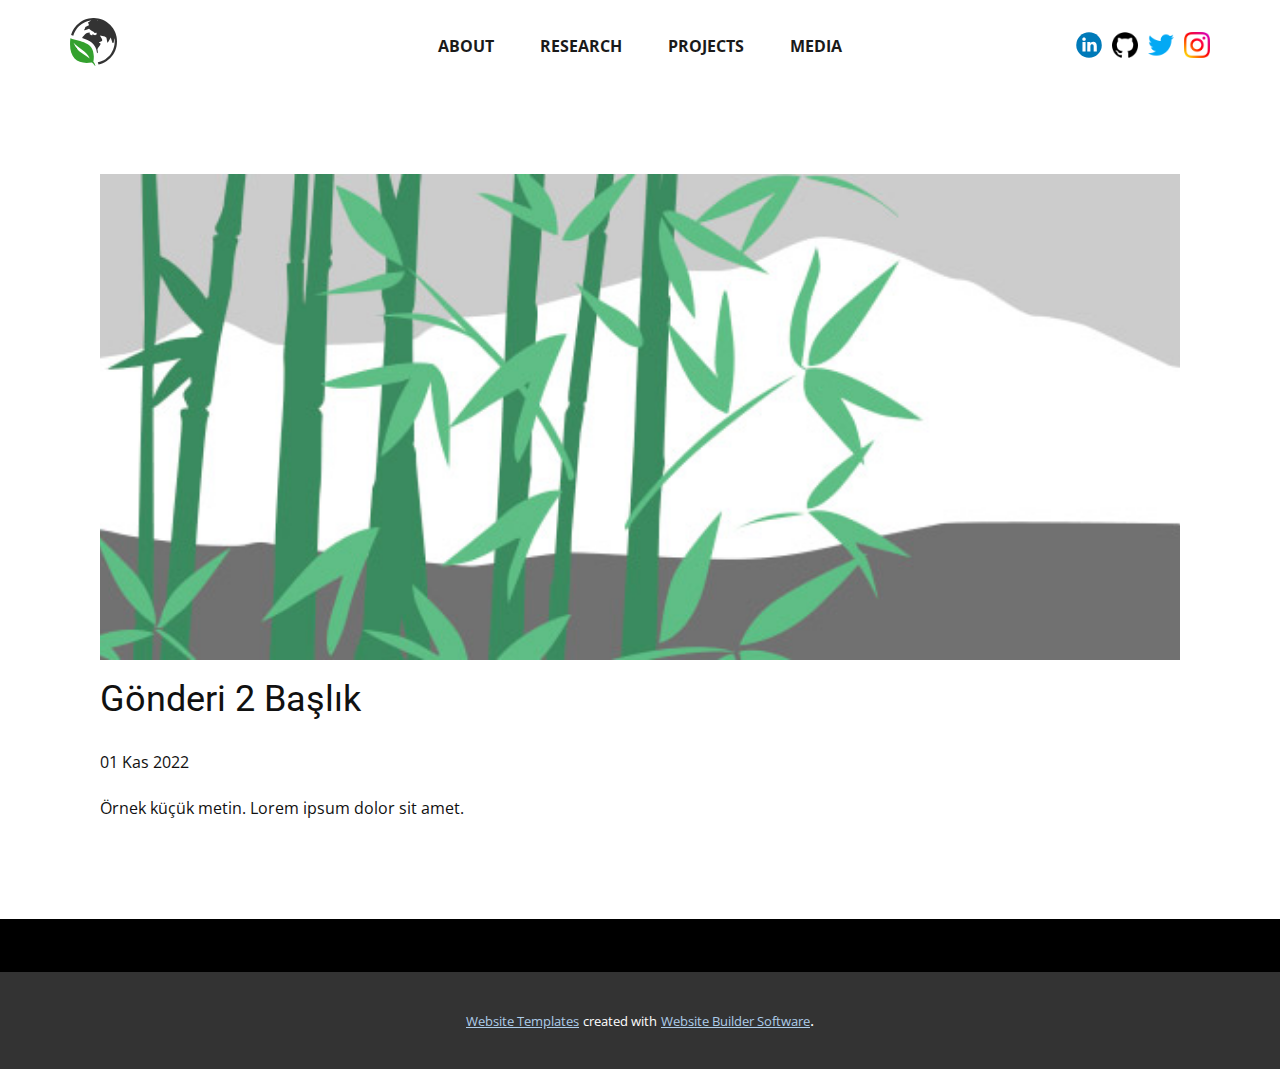
<file: blog/gönderi-1.html>
<!DOCTYPE html>
<html style="font-size: 16px;" lang="tr"><head>
    <meta name="viewport" content="width=device-width, initial-scale=1.0">
    <meta charset="utf-8">
    <meta name="keywords" content="Gönderi 1 Başlık">
    <meta name="description" content="">
    <title>Gönderi 2 Başlık</title>
    <link rel="stylesheet" href="../nicepage.css" media="screen">
<link rel="stylesheet" href="../Post-Template.css" media="screen">
    <script class="u-script" type="text/javascript" src="../jquery.js" defer=""></script>
    <script class="u-script" type="text/javascript" src="../nicepage.js" defer=""></script>
    <meta name="generator" content="Nicepage 4.20.1, nicepage.com">
    <link id="u-theme-google-font" rel="stylesheet" href="https://fonts.googleapis.com/css?family=Roboto:100,100i,300,300i,400,400i,500,500i,700,700i,900,900i|Open+Sans:300,300i,400,400i,500,500i,600,600i,700,700i,800,800i">
    
    
    <script type="application/ld+json">{
		"@context": "http://schema.org",
		"@type": "Organization",
		"name": "Kutay Github",
		"logo": "images/environment-icon.svg",
		"sameAs": [
				"https://www.linkedin.com/in/kutaydonmez/",
				"https://github.com/donmezkutay",
				"https://twitter.com/donmezkutays",
				"https://www.instagram.com/kutaydonmezz/"
		]
}</script>
    <meta name="theme-color" content="#478ac9">
    <meta name="twitter:site" content="@">
    <meta name="twitter:card" content="summary_large_image">
    <meta name="twitter:title" content="Post Template">
    <meta name="twitter:description" content="Kutay Github">
  </head>
  <body class="u-body u-xl-mode" data-lang="tr"><header class="u-align-center-sm u-align-center-xs u-clearfix u-header u-header" id="sec-ac42"><div class="u-clearfix u-sheet u-valign-middle u-sheet-1">
        <a href="https://donmezkutay.github.io/" class="u-image u-logo u-image-1" data-image-width="120" data-image-height="122" title="Home">
          <img src="../images/environment-icon.svg" class="u-logo-image u-logo-image-1">
        </a>
        <div class="u-social-icons u-spacing-10 u-social-icons-1">
          <a class="u-social-url" target="_blank" data-type="LinkedIn" title="LinkedIn" href="https://www.linkedin.com/in/kutaydonmez/"><span class="u-icon u-social-icon u-social-linkedin u-icon-1"><svg class="u-svg-link" preserveAspectRatio="xMidYMin slice" viewBox="0 0 112 112" style=""><use xmlns:xlink="http://www.w3.org/1999/xlink" xlink:href="#svg-3932"></use></svg><svg class="u-svg-content" viewBox="0 0 112 112" x="0" y="0" id="svg-3932"><circle fill="currentColor" cx="56.1" cy="56.1" r="55"></circle><path fill="#FFFFFF" d="M41.3,83.7H27.9V43.4h13.4V83.7z M34.6,37.9L34.6,37.9c-4.6,0-7.5-3.1-7.5-7c0-4,3-7,7.6-7s7.4,3,7.5,7
            C42.2,34.8,39.2,37.9,34.6,37.9z M89.6,83.7H76.2V62.2c0-5.4-1.9-9.1-6.8-9.1c-3.7,0-5.9,2.5-6.9,4.9c-0.4,0.9-0.4,2.1-0.4,3.3v22.5
            H48.7c0,0,0.2-36.5,0-40.3h13.4v5.7c1.8-2.7,5-6.7,12.1-6.7c8.8,0,15.4,5.8,15.4,18.1V83.7z"></path></svg></span>
          </a>
          <a class="u-social-url" target="_blank" data-type="Github" title="Github" href="https://github.com/donmezkutay"><span class="u-file-icon u-icon u-social-github u-social-icon u-icon-2"><img src="../images/733609.png" alt=""></span>
          </a>
          <a class="u-social-url" title="twitter" target="_blank" href="https://twitter.com/donmezkutays"><span class="u-file-icon u-icon u-social-icon u-social-twitter u-icon-3"><img src="../images/733579.png" alt=""></span>
          </a>
          <a class="u-social-url" title="instagram" target="_blank" href="https://www.instagram.com/kutaydonmezz/"><span class="u-file-icon u-icon u-social-icon u-social-instagram u-icon-4"><img src="../images/1384063.png" alt=""></span>
          </a>
        </div>
        <nav class="u-align-left u-menu u-menu-one-level u-offcanvas u-menu-1">
          <div class="menu-collapse" style="font-size: 1rem; letter-spacing: 0px; font-weight: 700; text-transform: uppercase;">
            <a class="u-button-style u-custom-active-border-color u-custom-active-color u-custom-border u-custom-border-color u-custom-borders u-custom-color u-custom-hover-border-color u-custom-hover-color u-custom-left-right-menu-spacing u-custom-padding-bottom u-custom-text-active-color u-custom-text-color u-custom-text-decoration u-custom-text-hover-color u-custom-top-bottom-menu-spacing u-nav-link" href="#" style="padding: 2px 0px; font-size: calc(1em + 4px);">
              <svg class="u-svg-link" preserveAspectRatio="xMidYMin slice" viewBox="0 0 302 302" style=""><use xmlns:xlink="http://www.w3.org/1999/xlink" xlink:href="#svg-8a8f"></use></svg>
              <svg xmlns="http://www.w3.org/2000/svg" xmlns:xlink="http://www.w3.org/1999/xlink" version="1.1" id="svg-8a8f" x="0px" y="0px" viewBox="0 0 302 302" style="enable-background:new 0 0 302 302;" xml:space="preserve" class="u-svg-content"><g><rect y="36" width="302" height="30"></rect><rect y="236" width="302" height="30"></rect><rect y="136" width="302" height="30"></rect>
</g><g></g><g></g><g></g><g></g><g></g><g></g><g></g><g></g><g></g><g></g><g></g><g></g><g></g><g></g><g></g></svg>
            </a>
          </div>
          <div class="u-custom-menu u-nav-container">
            <ul class="u-nav u-spacing-2 u-unstyled u-nav-1"><li class="u-nav-item"><a class="u-border-2 u-border-active-grey-90 u-border-hover-grey-50 u-button-style u-nav-link u-text-active-grey-90 u-text-grey-90 u-text-hover-grey-90" href="../About.html" style="padding: 10px 20px;">ABOUT</a>
</li><li class="u-nav-item"><a class="u-border-2 u-border-active-grey-90 u-border-hover-grey-50 u-button-style u-nav-link u-text-active-grey-90 u-text-grey-90 u-text-hover-grey-90" href="../Research.html" style="padding: 10px 20px;">RESEARCH</a>
</li><li class="u-nav-item"><a class="u-border-2 u-border-active-grey-90 u-border-hover-grey-50 u-button-style u-nav-link u-text-active-grey-90 u-text-grey-90 u-text-hover-grey-90" href="../Projects.html" style="padding: 10px 20px;">PROJECTS</a>
</li><li class="u-nav-item"><a class="u-border-2 u-border-active-grey-90 u-border-hover-grey-50 u-button-style u-nav-link u-text-active-grey-90 u-text-grey-90 u-text-hover-grey-90" href="../Media.html" style="padding: 10px 20px;">MEDIA</a>
</li></ul>
          </div>
          <div class="u-custom-menu u-nav-container-collapse">
            <div class="u-align-center u-black u-container-style u-inner-container-layout u-opacity u-opacity-95 u-sidenav">
              <div class="u-inner-container-layout u-sidenav-overflow">
                <div class="u-menu-close"></div>
                <ul class="u-align-center u-nav u-popupmenu-items u-unstyled u-nav-2"><li class="u-nav-item"><a class="u-button-style u-nav-link" href="../About.html">ABOUT</a>
</li><li class="u-nav-item"><a class="u-button-style u-nav-link" href="../Research.html">RESEARCH</a>
</li><li class="u-nav-item"><a class="u-button-style u-nav-link" href="../Projects.html">PROJECTS</a>
</li><li class="u-nav-item"><a class="u-button-style u-nav-link" href="../Media.html">MEDIA</a>
</li></ul>
              </div>
            </div>
            <div class="u-black u-menu-overlay u-opacity u-opacity-70"></div>
          </div>
        </nav>
      </div></header>
    <section class="u-align-center u-clearfix u-section-1" id="sec-ab3e">
      <div class="u-clearfix u-sheet u-valign-middle-md u-valign-middle-sm u-valign-middle-xs u-sheet-1"><!--post_details--><!--post_details_options_json--><!--{"source":""}--><!--/post_details_options_json--><!--blog_post-->
        <div class="u-container-style u-expanded-width u-post-details u-post-details-1">
          <div class="u-container-layout u-valign-middle u-container-layout-1"><!--blog_post_image-->
            <img alt="" class="u-blog-control u-expanded-width u-image u-image-default u-image-1" src="../images/68f64b9d.jpeg"><!--/blog_post_image--><!--blog_post_header-->
            <h2 class="u-blog-control u-text u-text-1">Gönderi 2 Başlık</h2><!--/blog_post_header--><!--blog_post_metadata-->
            <div class="u-blog-control u-metadata u-metadata-1"><!--blog_post_metadata_date-->
              <span class="u-meta-date u-meta-icon">01 Kas 2022</span><!--/blog_post_metadata_date--><!--blog_post_metadata_category-->
              <!--/blog_post_metadata_category--><!--blog_post_metadata_comments-->
              <!--/blog_post_metadata_comments-->
            </div><!--/blog_post_metadata--><!--blog_post_content-->
            <div class="u-align-justify u-blog-control u-post-content u-text u-text-2 fr-view">
  Örnek küçük metin. Lorem ipsum dolor sit amet.
  </div><!--/blog_post_content-->
          </div>
        </div><!--/blog_post--><!--/post_details-->
      </div>
    </section>
    
    
    <footer class="u-align-center u-black u-clearfix u-footer u-footer" id="sec-eaaa"><div class="u-clearfix u-sheet u-sheet-1"></div></footer>
    <section class="u-backlink u-clearfix u-grey-80">
      <a class="u-link" href="https://nicepage.com/website-templates" target="_blank">
        <span>Website Templates</span>
      </a>
      <p class="u-text">
        <span>created with</span>
      </p>
      <a class="u-link" href="" target="_blank">
        <span>Website Builder Software</span>
      </a>. 
    </section>
  
</body></html>
</file>
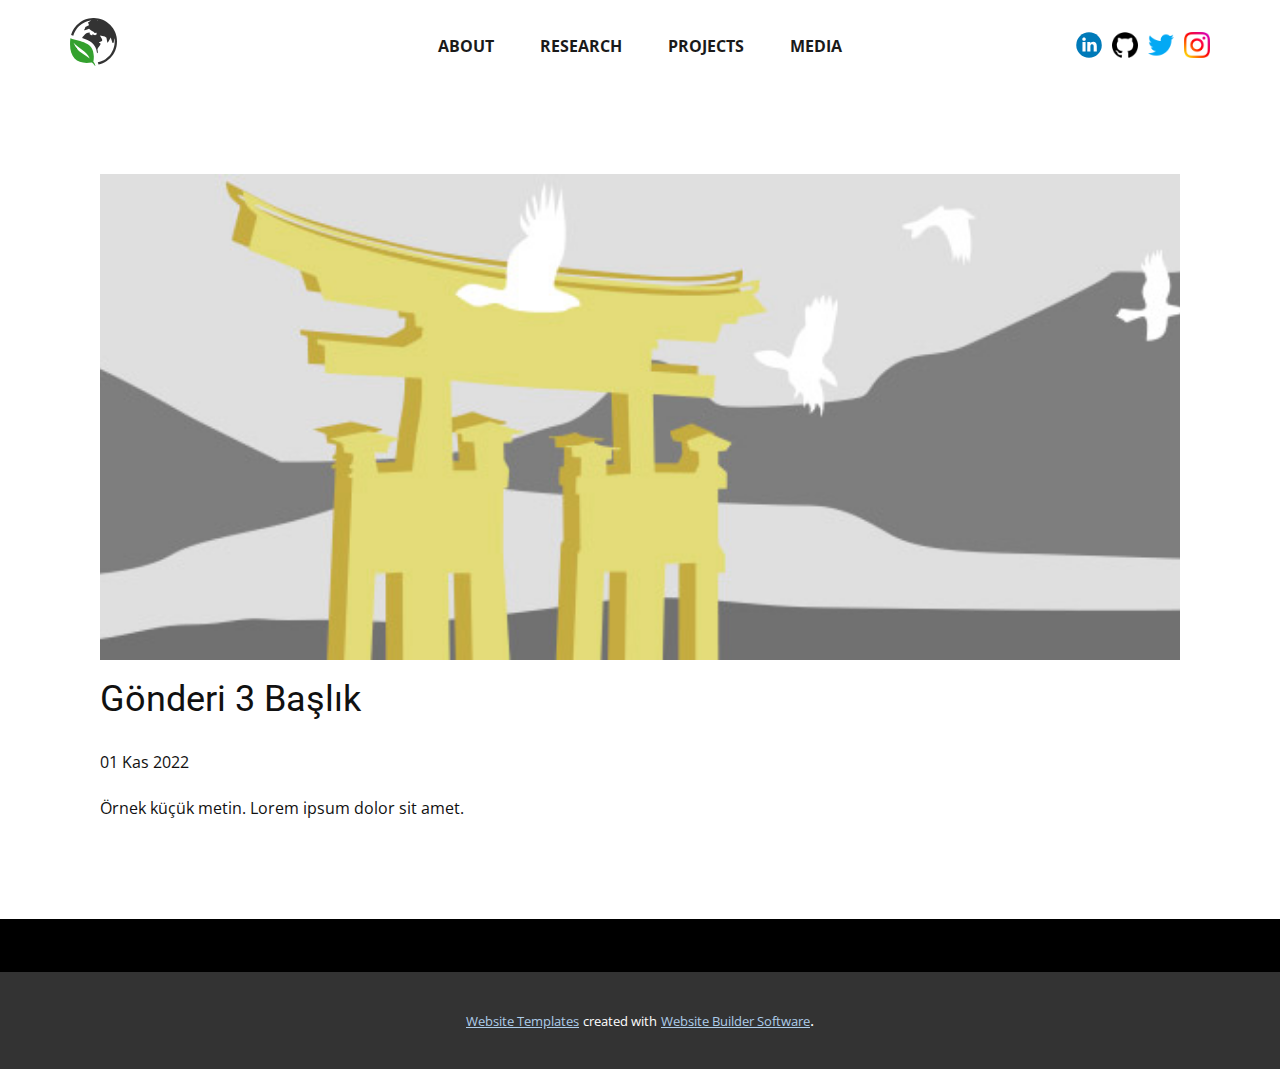
<file: blog/gönderi-2.html>
<!DOCTYPE html>
<html style="font-size: 16px;" lang="tr"><head>
    <meta name="viewport" content="width=device-width, initial-scale=1.0">
    <meta charset="utf-8">
    <meta name="keywords" content="Gönderi 1 Başlık">
    <meta name="description" content="">
    <title>Gönderi 3 Başlık</title>
    <link rel="stylesheet" href="../nicepage.css" media="screen">
<link rel="stylesheet" href="../Post-Template.css" media="screen">
    <script class="u-script" type="text/javascript" src="../jquery.js" defer=""></script>
    <script class="u-script" type="text/javascript" src="../nicepage.js" defer=""></script>
    <meta name="generator" content="Nicepage 4.20.1, nicepage.com">
    <link id="u-theme-google-font" rel="stylesheet" href="https://fonts.googleapis.com/css?family=Roboto:100,100i,300,300i,400,400i,500,500i,700,700i,900,900i|Open+Sans:300,300i,400,400i,500,500i,600,600i,700,700i,800,800i">
    
    
    <script type="application/ld+json">{
		"@context": "http://schema.org",
		"@type": "Organization",
		"name": "Kutay Github",
		"logo": "images/environment-icon.svg",
		"sameAs": [
				"https://www.linkedin.com/in/kutaydonmez/",
				"https://github.com/donmezkutay",
				"https://twitter.com/donmezkutays",
				"https://www.instagram.com/kutaydonmezz/"
		]
}</script>
    <meta name="theme-color" content="#478ac9">
    <meta name="twitter:site" content="@">
    <meta name="twitter:card" content="summary_large_image">
    <meta name="twitter:title" content="Post Template">
    <meta name="twitter:description" content="Kutay Github">
  </head>
  <body class="u-body u-xl-mode" data-lang="tr"><header class="u-align-center-sm u-align-center-xs u-clearfix u-header u-header" id="sec-ac42"><div class="u-clearfix u-sheet u-valign-middle u-sheet-1">
        <a href="https://donmezkutay.github.io/" class="u-image u-logo u-image-1" data-image-width="120" data-image-height="122" title="Home">
          <img src="../images/environment-icon.svg" class="u-logo-image u-logo-image-1">
        </a>
        <div class="u-social-icons u-spacing-10 u-social-icons-1">
          <a class="u-social-url" target="_blank" data-type="LinkedIn" title="LinkedIn" href="https://www.linkedin.com/in/kutaydonmez/"><span class="u-icon u-social-icon u-social-linkedin u-icon-1"><svg class="u-svg-link" preserveAspectRatio="xMidYMin slice" viewBox="0 0 112 112" style=""><use xmlns:xlink="http://www.w3.org/1999/xlink" xlink:href="#svg-3932"></use></svg><svg class="u-svg-content" viewBox="0 0 112 112" x="0" y="0" id="svg-3932"><circle fill="currentColor" cx="56.1" cy="56.1" r="55"></circle><path fill="#FFFFFF" d="M41.3,83.7H27.9V43.4h13.4V83.7z M34.6,37.9L34.6,37.9c-4.6,0-7.5-3.1-7.5-7c0-4,3-7,7.6-7s7.4,3,7.5,7
            C42.2,34.8,39.2,37.9,34.6,37.9z M89.6,83.7H76.2V62.2c0-5.4-1.9-9.1-6.8-9.1c-3.7,0-5.9,2.5-6.9,4.9c-0.4,0.9-0.4,2.1-0.4,3.3v22.5
            H48.7c0,0,0.2-36.5,0-40.3h13.4v5.7c1.8-2.7,5-6.7,12.1-6.7c8.8,0,15.4,5.8,15.4,18.1V83.7z"></path></svg></span>
          </a>
          <a class="u-social-url" target="_blank" data-type="Github" title="Github" href="https://github.com/donmezkutay"><span class="u-file-icon u-icon u-social-github u-social-icon u-icon-2"><img src="../images/733609.png" alt=""></span>
          </a>
          <a class="u-social-url" title="twitter" target="_blank" href="https://twitter.com/donmezkutays"><span class="u-file-icon u-icon u-social-icon u-social-twitter u-icon-3"><img src="../images/733579.png" alt=""></span>
          </a>
          <a class="u-social-url" title="instagram" target="_blank" href="https://www.instagram.com/kutaydonmezz/"><span class="u-file-icon u-icon u-social-icon u-social-instagram u-icon-4"><img src="../images/1384063.png" alt=""></span>
          </a>
        </div>
        <nav class="u-align-left u-menu u-menu-one-level u-offcanvas u-menu-1">
          <div class="menu-collapse" style="font-size: 1rem; letter-spacing: 0px; font-weight: 700; text-transform: uppercase;">
            <a class="u-button-style u-custom-active-border-color u-custom-active-color u-custom-border u-custom-border-color u-custom-borders u-custom-color u-custom-hover-border-color u-custom-hover-color u-custom-left-right-menu-spacing u-custom-padding-bottom u-custom-text-active-color u-custom-text-color u-custom-text-decoration u-custom-text-hover-color u-custom-top-bottom-menu-spacing u-nav-link" href="#" style="padding: 2px 0px; font-size: calc(1em + 4px);">
              <svg class="u-svg-link" preserveAspectRatio="xMidYMin slice" viewBox="0 0 302 302" style=""><use xmlns:xlink="http://www.w3.org/1999/xlink" xlink:href="#svg-8a8f"></use></svg>
              <svg xmlns="http://www.w3.org/2000/svg" xmlns:xlink="http://www.w3.org/1999/xlink" version="1.1" id="svg-8a8f" x="0px" y="0px" viewBox="0 0 302 302" style="enable-background:new 0 0 302 302;" xml:space="preserve" class="u-svg-content"><g><rect y="36" width="302" height="30"></rect><rect y="236" width="302" height="30"></rect><rect y="136" width="302" height="30"></rect>
</g><g></g><g></g><g></g><g></g><g></g><g></g><g></g><g></g><g></g><g></g><g></g><g></g><g></g><g></g><g></g></svg>
            </a>
          </div>
          <div class="u-custom-menu u-nav-container">
            <ul class="u-nav u-spacing-2 u-unstyled u-nav-1"><li class="u-nav-item"><a class="u-border-2 u-border-active-grey-90 u-border-hover-grey-50 u-button-style u-nav-link u-text-active-grey-90 u-text-grey-90 u-text-hover-grey-90" href="../About.html" style="padding: 10px 20px;">ABOUT</a>
</li><li class="u-nav-item"><a class="u-border-2 u-border-active-grey-90 u-border-hover-grey-50 u-button-style u-nav-link u-text-active-grey-90 u-text-grey-90 u-text-hover-grey-90" href="../Research.html" style="padding: 10px 20px;">RESEARCH</a>
</li><li class="u-nav-item"><a class="u-border-2 u-border-active-grey-90 u-border-hover-grey-50 u-button-style u-nav-link u-text-active-grey-90 u-text-grey-90 u-text-hover-grey-90" href="../Projects.html" style="padding: 10px 20px;">PROJECTS</a>
</li><li class="u-nav-item"><a class="u-border-2 u-border-active-grey-90 u-border-hover-grey-50 u-button-style u-nav-link u-text-active-grey-90 u-text-grey-90 u-text-hover-grey-90" href="../Media.html" style="padding: 10px 20px;">MEDIA</a>
</li></ul>
          </div>
          <div class="u-custom-menu u-nav-container-collapse">
            <div class="u-align-center u-black u-container-style u-inner-container-layout u-opacity u-opacity-95 u-sidenav">
              <div class="u-inner-container-layout u-sidenav-overflow">
                <div class="u-menu-close"></div>
                <ul class="u-align-center u-nav u-popupmenu-items u-unstyled u-nav-2"><li class="u-nav-item"><a class="u-button-style u-nav-link" href="../About.html">ABOUT</a>
</li><li class="u-nav-item"><a class="u-button-style u-nav-link" href="../Research.html">RESEARCH</a>
</li><li class="u-nav-item"><a class="u-button-style u-nav-link" href="../Projects.html">PROJECTS</a>
</li><li class="u-nav-item"><a class="u-button-style u-nav-link" href="../Media.html">MEDIA</a>
</li></ul>
              </div>
            </div>
            <div class="u-black u-menu-overlay u-opacity u-opacity-70"></div>
          </div>
        </nav>
      </div></header>
    <section class="u-align-center u-clearfix u-section-1" id="sec-ab3e">
      <div class="u-clearfix u-sheet u-valign-middle-md u-valign-middle-sm u-valign-middle-xs u-sheet-1"><!--post_details--><!--post_details_options_json--><!--{"source":""}--><!--/post_details_options_json--><!--blog_post-->
        <div class="u-container-style u-expanded-width u-post-details u-post-details-1">
          <div class="u-container-layout u-valign-middle u-container-layout-1"><!--blog_post_image-->
            <img alt="" class="u-blog-control u-expanded-width u-image u-image-default u-image-1" src="../images/8ad73f3c.jpeg"><!--/blog_post_image--><!--blog_post_header-->
            <h2 class="u-blog-control u-text u-text-1">Gönderi 3 Başlık</h2><!--/blog_post_header--><!--blog_post_metadata-->
            <div class="u-blog-control u-metadata u-metadata-1"><!--blog_post_metadata_date-->
              <span class="u-meta-date u-meta-icon">01 Kas 2022</span><!--/blog_post_metadata_date--><!--blog_post_metadata_category-->
              <!--/blog_post_metadata_category--><!--blog_post_metadata_comments-->
              <!--/blog_post_metadata_comments-->
            </div><!--/blog_post_metadata--><!--blog_post_content-->
            <div class="u-align-justify u-blog-control u-post-content u-text u-text-2 fr-view">
  Örnek küçük metin. Lorem ipsum dolor sit amet.
  </div><!--/blog_post_content-->
          </div>
        </div><!--/blog_post--><!--/post_details-->
      </div>
    </section>
    
    
    <footer class="u-align-center u-black u-clearfix u-footer u-footer" id="sec-eaaa"><div class="u-clearfix u-sheet u-sheet-1"></div></footer>
    <section class="u-backlink u-clearfix u-grey-80">
      <a class="u-link" href="https://nicepage.com/website-templates" target="_blank">
        <span>Website Templates</span>
      </a>
      <p class="u-text">
        <span>created with</span>
      </p>
      <a class="u-link" href="" target="_blank">
        <span>Website Builder Software</span>
      </a>. 
    </section>
  
</body></html>
</file>
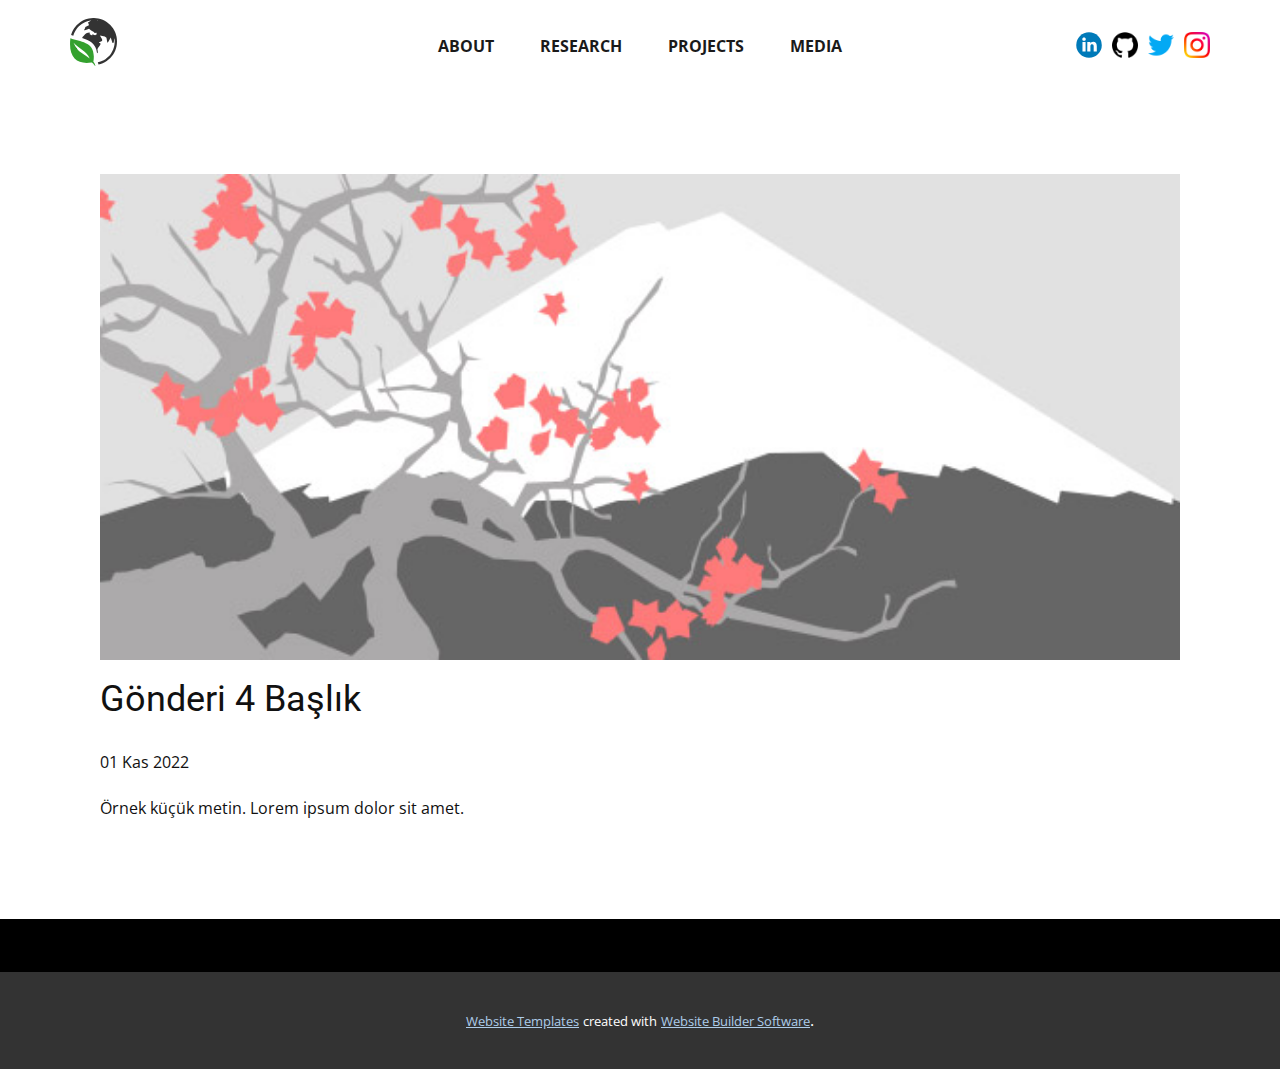
<file: blog/gönderi-3.html>
<!DOCTYPE html>
<html style="font-size: 16px;" lang="tr"><head>
    <meta name="viewport" content="width=device-width, initial-scale=1.0">
    <meta charset="utf-8">
    <meta name="keywords" content="Gönderi 1 Başlık">
    <meta name="description" content="">
    <title>Gönderi 4 Başlık</title>
    <link rel="stylesheet" href="../nicepage.css" media="screen">
<link rel="stylesheet" href="../Post-Template.css" media="screen">
    <script class="u-script" type="text/javascript" src="../jquery.js" defer=""></script>
    <script class="u-script" type="text/javascript" src="../nicepage.js" defer=""></script>
    <meta name="generator" content="Nicepage 4.20.1, nicepage.com">
    <link id="u-theme-google-font" rel="stylesheet" href="https://fonts.googleapis.com/css?family=Roboto:100,100i,300,300i,400,400i,500,500i,700,700i,900,900i|Open+Sans:300,300i,400,400i,500,500i,600,600i,700,700i,800,800i">
    
    
    <script type="application/ld+json">{
		"@context": "http://schema.org",
		"@type": "Organization",
		"name": "Kutay Github",
		"logo": "images/environment-icon.svg",
		"sameAs": [
				"https://www.linkedin.com/in/kutaydonmez/",
				"https://github.com/donmezkutay",
				"https://twitter.com/donmezkutays",
				"https://www.instagram.com/kutaydonmezz/"
		]
}</script>
    <meta name="theme-color" content="#478ac9">
    <meta name="twitter:site" content="@">
    <meta name="twitter:card" content="summary_large_image">
    <meta name="twitter:title" content="Post Template">
    <meta name="twitter:description" content="Kutay Github">
  </head>
  <body class="u-body u-xl-mode" data-lang="tr"><header class="u-align-center-sm u-align-center-xs u-clearfix u-header u-header" id="sec-ac42"><div class="u-clearfix u-sheet u-valign-middle u-sheet-1">
        <a href="https://donmezkutay.github.io/" class="u-image u-logo u-image-1" data-image-width="120" data-image-height="122" title="Home">
          <img src="../images/environment-icon.svg" class="u-logo-image u-logo-image-1">
        </a>
        <div class="u-social-icons u-spacing-10 u-social-icons-1">
          <a class="u-social-url" target="_blank" data-type="LinkedIn" title="LinkedIn" href="https://www.linkedin.com/in/kutaydonmez/"><span class="u-icon u-social-icon u-social-linkedin u-icon-1"><svg class="u-svg-link" preserveAspectRatio="xMidYMin slice" viewBox="0 0 112 112" style=""><use xmlns:xlink="http://www.w3.org/1999/xlink" xlink:href="#svg-3932"></use></svg><svg class="u-svg-content" viewBox="0 0 112 112" x="0" y="0" id="svg-3932"><circle fill="currentColor" cx="56.1" cy="56.1" r="55"></circle><path fill="#FFFFFF" d="M41.3,83.7H27.9V43.4h13.4V83.7z M34.6,37.9L34.6,37.9c-4.6,0-7.5-3.1-7.5-7c0-4,3-7,7.6-7s7.4,3,7.5,7
            C42.2,34.8,39.2,37.9,34.6,37.9z M89.6,83.7H76.2V62.2c0-5.4-1.9-9.1-6.8-9.1c-3.7,0-5.9,2.5-6.9,4.9c-0.4,0.9-0.4,2.1-0.4,3.3v22.5
            H48.7c0,0,0.2-36.5,0-40.3h13.4v5.7c1.8-2.7,5-6.7,12.1-6.7c8.8,0,15.4,5.8,15.4,18.1V83.7z"></path></svg></span>
          </a>
          <a class="u-social-url" target="_blank" data-type="Github" title="Github" href="https://github.com/donmezkutay"><span class="u-file-icon u-icon u-social-github u-social-icon u-icon-2"><img src="../images/733609.png" alt=""></span>
          </a>
          <a class="u-social-url" title="twitter" target="_blank" href="https://twitter.com/donmezkutays"><span class="u-file-icon u-icon u-social-icon u-social-twitter u-icon-3"><img src="../images/733579.png" alt=""></span>
          </a>
          <a class="u-social-url" title="instagram" target="_blank" href="https://www.instagram.com/kutaydonmezz/"><span class="u-file-icon u-icon u-social-icon u-social-instagram u-icon-4"><img src="../images/1384063.png" alt=""></span>
          </a>
        </div>
        <nav class="u-align-left u-menu u-menu-one-level u-offcanvas u-menu-1">
          <div class="menu-collapse" style="font-size: 1rem; letter-spacing: 0px; font-weight: 700; text-transform: uppercase;">
            <a class="u-button-style u-custom-active-border-color u-custom-active-color u-custom-border u-custom-border-color u-custom-borders u-custom-color u-custom-hover-border-color u-custom-hover-color u-custom-left-right-menu-spacing u-custom-padding-bottom u-custom-text-active-color u-custom-text-color u-custom-text-decoration u-custom-text-hover-color u-custom-top-bottom-menu-spacing u-nav-link" href="#" style="padding: 2px 0px; font-size: calc(1em + 4px);">
              <svg class="u-svg-link" preserveAspectRatio="xMidYMin slice" viewBox="0 0 302 302" style=""><use xmlns:xlink="http://www.w3.org/1999/xlink" xlink:href="#svg-8a8f"></use></svg>
              <svg xmlns="http://www.w3.org/2000/svg" xmlns:xlink="http://www.w3.org/1999/xlink" version="1.1" id="svg-8a8f" x="0px" y="0px" viewBox="0 0 302 302" style="enable-background:new 0 0 302 302;" xml:space="preserve" class="u-svg-content"><g><rect y="36" width="302" height="30"></rect><rect y="236" width="302" height="30"></rect><rect y="136" width="302" height="30"></rect>
</g><g></g><g></g><g></g><g></g><g></g><g></g><g></g><g></g><g></g><g></g><g></g><g></g><g></g><g></g><g></g></svg>
            </a>
          </div>
          <div class="u-custom-menu u-nav-container">
            <ul class="u-nav u-spacing-2 u-unstyled u-nav-1"><li class="u-nav-item"><a class="u-border-2 u-border-active-grey-90 u-border-hover-grey-50 u-button-style u-nav-link u-text-active-grey-90 u-text-grey-90 u-text-hover-grey-90" href="../About.html" style="padding: 10px 20px;">ABOUT</a>
</li><li class="u-nav-item"><a class="u-border-2 u-border-active-grey-90 u-border-hover-grey-50 u-button-style u-nav-link u-text-active-grey-90 u-text-grey-90 u-text-hover-grey-90" href="../Research.html" style="padding: 10px 20px;">RESEARCH</a>
</li><li class="u-nav-item"><a class="u-border-2 u-border-active-grey-90 u-border-hover-grey-50 u-button-style u-nav-link u-text-active-grey-90 u-text-grey-90 u-text-hover-grey-90" href="../Projects.html" style="padding: 10px 20px;">PROJECTS</a>
</li><li class="u-nav-item"><a class="u-border-2 u-border-active-grey-90 u-border-hover-grey-50 u-button-style u-nav-link u-text-active-grey-90 u-text-grey-90 u-text-hover-grey-90" href="../Media.html" style="padding: 10px 20px;">MEDIA</a>
</li></ul>
          </div>
          <div class="u-custom-menu u-nav-container-collapse">
            <div class="u-align-center u-black u-container-style u-inner-container-layout u-opacity u-opacity-95 u-sidenav">
              <div class="u-inner-container-layout u-sidenav-overflow">
                <div class="u-menu-close"></div>
                <ul class="u-align-center u-nav u-popupmenu-items u-unstyled u-nav-2"><li class="u-nav-item"><a class="u-button-style u-nav-link" href="../About.html">ABOUT</a>
</li><li class="u-nav-item"><a class="u-button-style u-nav-link" href="../Research.html">RESEARCH</a>
</li><li class="u-nav-item"><a class="u-button-style u-nav-link" href="../Projects.html">PROJECTS</a>
</li><li class="u-nav-item"><a class="u-button-style u-nav-link" href="../Media.html">MEDIA</a>
</li></ul>
              </div>
            </div>
            <div class="u-black u-menu-overlay u-opacity u-opacity-70"></div>
          </div>
        </nav>
      </div></header>
    <section class="u-align-center u-clearfix u-section-1" id="sec-ab3e">
      <div class="u-clearfix u-sheet u-valign-middle-md u-valign-middle-sm u-valign-middle-xs u-sheet-1"><!--post_details--><!--post_details_options_json--><!--{"source":""}--><!--/post_details_options_json--><!--blog_post-->
        <div class="u-container-style u-expanded-width u-post-details u-post-details-1">
          <div class="u-container-layout u-valign-middle u-container-layout-1"><!--blog_post_image-->
            <img alt="" class="u-blog-control u-expanded-width u-image u-image-default u-image-1" src="../images/0fd3416c.jpeg"><!--/blog_post_image--><!--blog_post_header-->
            <h2 class="u-blog-control u-text u-text-1">Gönderi 4 Başlık</h2><!--/blog_post_header--><!--blog_post_metadata-->
            <div class="u-blog-control u-metadata u-metadata-1"><!--blog_post_metadata_date-->
              <span class="u-meta-date u-meta-icon">01 Kas 2022</span><!--/blog_post_metadata_date--><!--blog_post_metadata_category-->
              <!--/blog_post_metadata_category--><!--blog_post_metadata_comments-->
              <!--/blog_post_metadata_comments-->
            </div><!--/blog_post_metadata--><!--blog_post_content-->
            <div class="u-align-justify u-blog-control u-post-content u-text u-text-2 fr-view">
  Örnek küçük metin. Lorem ipsum dolor sit amet.
  </div><!--/blog_post_content-->
          </div>
        </div><!--/blog_post--><!--/post_details-->
      </div>
    </section>
    
    
    <footer class="u-align-center u-black u-clearfix u-footer u-footer" id="sec-eaaa"><div class="u-clearfix u-sheet u-sheet-1"></div></footer>
    <section class="u-backlink u-clearfix u-grey-80">
      <a class="u-link" href="https://nicepage.com/website-templates" target="_blank">
        <span>Website Templates</span>
      </a>
      <p class="u-text">
        <span>created with</span>
      </p>
      <a class="u-link" href="" target="_blank">
        <span>Website Builder Software</span>
      </a>. 
    </section>
  
</body></html>
</file>
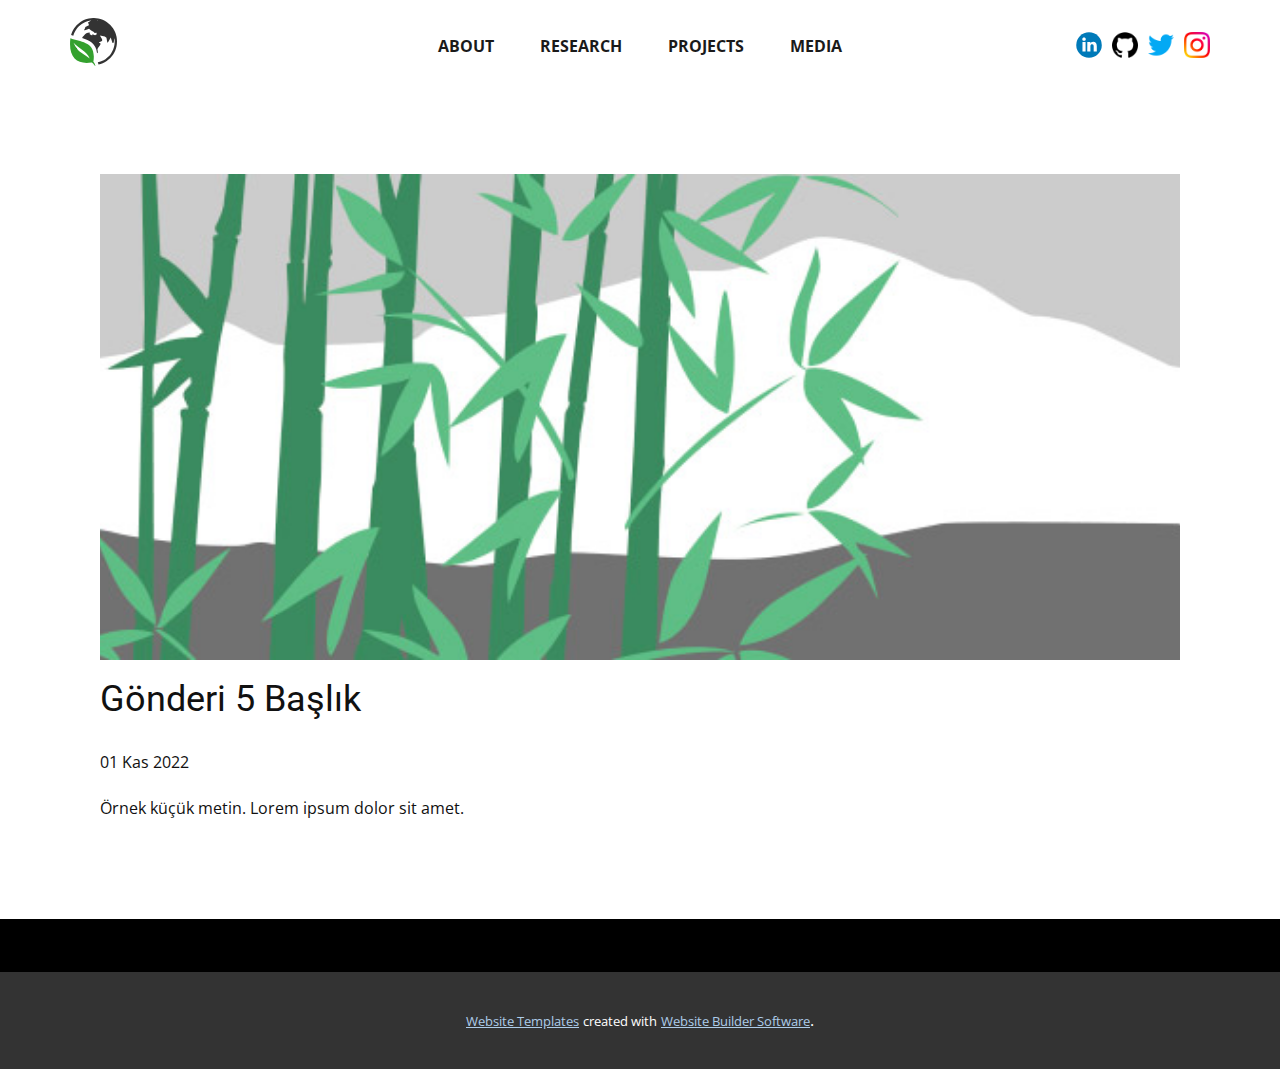
<file: blog/gönderi-4.html>
<!DOCTYPE html>
<html style="font-size: 16px;" lang="tr"><head>
    <meta name="viewport" content="width=device-width, initial-scale=1.0">
    <meta charset="utf-8">
    <meta name="keywords" content="Gönderi 1 Başlık">
    <meta name="description" content="">
    <title>Gönderi 5 Başlık</title>
    <link rel="stylesheet" href="../nicepage.css" media="screen">
<link rel="stylesheet" href="../Post-Template.css" media="screen">
    <script class="u-script" type="text/javascript" src="../jquery.js" defer=""></script>
    <script class="u-script" type="text/javascript" src="../nicepage.js" defer=""></script>
    <meta name="generator" content="Nicepage 4.20.1, nicepage.com">
    <link id="u-theme-google-font" rel="stylesheet" href="https://fonts.googleapis.com/css?family=Roboto:100,100i,300,300i,400,400i,500,500i,700,700i,900,900i|Open+Sans:300,300i,400,400i,500,500i,600,600i,700,700i,800,800i">
    
    
    <script type="application/ld+json">{
		"@context": "http://schema.org",
		"@type": "Organization",
		"name": "Kutay Github",
		"logo": "images/environment-icon.svg",
		"sameAs": [
				"https://www.linkedin.com/in/kutaydonmez/",
				"https://github.com/donmezkutay",
				"https://twitter.com/donmezkutays",
				"https://www.instagram.com/kutaydonmezz/"
		]
}</script>
    <meta name="theme-color" content="#478ac9">
    <meta name="twitter:site" content="@">
    <meta name="twitter:card" content="summary_large_image">
    <meta name="twitter:title" content="Post Template">
    <meta name="twitter:description" content="Kutay Github">
  </head>
  <body class="u-body u-xl-mode" data-lang="tr"><header class="u-align-center-sm u-align-center-xs u-clearfix u-header u-header" id="sec-ac42"><div class="u-clearfix u-sheet u-valign-middle u-sheet-1">
        <a href="https://donmezkutay.github.io/" class="u-image u-logo u-image-1" data-image-width="120" data-image-height="122" title="Home">
          <img src="../images/environment-icon.svg" class="u-logo-image u-logo-image-1">
        </a>
        <div class="u-social-icons u-spacing-10 u-social-icons-1">
          <a class="u-social-url" target="_blank" data-type="LinkedIn" title="LinkedIn" href="https://www.linkedin.com/in/kutaydonmez/"><span class="u-icon u-social-icon u-social-linkedin u-icon-1"><svg class="u-svg-link" preserveAspectRatio="xMidYMin slice" viewBox="0 0 112 112" style=""><use xmlns:xlink="http://www.w3.org/1999/xlink" xlink:href="#svg-3932"></use></svg><svg class="u-svg-content" viewBox="0 0 112 112" x="0" y="0" id="svg-3932"><circle fill="currentColor" cx="56.1" cy="56.1" r="55"></circle><path fill="#FFFFFF" d="M41.3,83.7H27.9V43.4h13.4V83.7z M34.6,37.9L34.6,37.9c-4.6,0-7.5-3.1-7.5-7c0-4,3-7,7.6-7s7.4,3,7.5,7
            C42.2,34.8,39.2,37.9,34.6,37.9z M89.6,83.7H76.2V62.2c0-5.4-1.9-9.1-6.8-9.1c-3.7,0-5.9,2.5-6.9,4.9c-0.4,0.9-0.4,2.1-0.4,3.3v22.5
            H48.7c0,0,0.2-36.5,0-40.3h13.4v5.7c1.8-2.7,5-6.7,12.1-6.7c8.8,0,15.4,5.8,15.4,18.1V83.7z"></path></svg></span>
          </a>
          <a class="u-social-url" target="_blank" data-type="Github" title="Github" href="https://github.com/donmezkutay"><span class="u-file-icon u-icon u-social-github u-social-icon u-icon-2"><img src="../images/733609.png" alt=""></span>
          </a>
          <a class="u-social-url" title="twitter" target="_blank" href="https://twitter.com/donmezkutays"><span class="u-file-icon u-icon u-social-icon u-social-twitter u-icon-3"><img src="../images/733579.png" alt=""></span>
          </a>
          <a class="u-social-url" title="instagram" target="_blank" href="https://www.instagram.com/kutaydonmezz/"><span class="u-file-icon u-icon u-social-icon u-social-instagram u-icon-4"><img src="../images/1384063.png" alt=""></span>
          </a>
        </div>
        <nav class="u-align-left u-menu u-menu-one-level u-offcanvas u-menu-1">
          <div class="menu-collapse" style="font-size: 1rem; letter-spacing: 0px; font-weight: 700; text-transform: uppercase;">
            <a class="u-button-style u-custom-active-border-color u-custom-active-color u-custom-border u-custom-border-color u-custom-borders u-custom-color u-custom-hover-border-color u-custom-hover-color u-custom-left-right-menu-spacing u-custom-padding-bottom u-custom-text-active-color u-custom-text-color u-custom-text-decoration u-custom-text-hover-color u-custom-top-bottom-menu-spacing u-nav-link" href="#" style="padding: 2px 0px; font-size: calc(1em + 4px);">
              <svg class="u-svg-link" preserveAspectRatio="xMidYMin slice" viewBox="0 0 302 302" style=""><use xmlns:xlink="http://www.w3.org/1999/xlink" xlink:href="#svg-8a8f"></use></svg>
              <svg xmlns="http://www.w3.org/2000/svg" xmlns:xlink="http://www.w3.org/1999/xlink" version="1.1" id="svg-8a8f" x="0px" y="0px" viewBox="0 0 302 302" style="enable-background:new 0 0 302 302;" xml:space="preserve" class="u-svg-content"><g><rect y="36" width="302" height="30"></rect><rect y="236" width="302" height="30"></rect><rect y="136" width="302" height="30"></rect>
</g><g></g><g></g><g></g><g></g><g></g><g></g><g></g><g></g><g></g><g></g><g></g><g></g><g></g><g></g><g></g></svg>
            </a>
          </div>
          <div class="u-custom-menu u-nav-container">
            <ul class="u-nav u-spacing-2 u-unstyled u-nav-1"><li class="u-nav-item"><a class="u-border-2 u-border-active-grey-90 u-border-hover-grey-50 u-button-style u-nav-link u-text-active-grey-90 u-text-grey-90 u-text-hover-grey-90" href="../About.html" style="padding: 10px 20px;">ABOUT</a>
</li><li class="u-nav-item"><a class="u-border-2 u-border-active-grey-90 u-border-hover-grey-50 u-button-style u-nav-link u-text-active-grey-90 u-text-grey-90 u-text-hover-grey-90" href="../Research.html" style="padding: 10px 20px;">RESEARCH</a>
</li><li class="u-nav-item"><a class="u-border-2 u-border-active-grey-90 u-border-hover-grey-50 u-button-style u-nav-link u-text-active-grey-90 u-text-grey-90 u-text-hover-grey-90" href="../Projects.html" style="padding: 10px 20px;">PROJECTS</a>
</li><li class="u-nav-item"><a class="u-border-2 u-border-active-grey-90 u-border-hover-grey-50 u-button-style u-nav-link u-text-active-grey-90 u-text-grey-90 u-text-hover-grey-90" href="../Media.html" style="padding: 10px 20px;">MEDIA</a>
</li></ul>
          </div>
          <div class="u-custom-menu u-nav-container-collapse">
            <div class="u-align-center u-black u-container-style u-inner-container-layout u-opacity u-opacity-95 u-sidenav">
              <div class="u-inner-container-layout u-sidenav-overflow">
                <div class="u-menu-close"></div>
                <ul class="u-align-center u-nav u-popupmenu-items u-unstyled u-nav-2"><li class="u-nav-item"><a class="u-button-style u-nav-link" href="../About.html">ABOUT</a>
</li><li class="u-nav-item"><a class="u-button-style u-nav-link" href="../Research.html">RESEARCH</a>
</li><li class="u-nav-item"><a class="u-button-style u-nav-link" href="../Projects.html">PROJECTS</a>
</li><li class="u-nav-item"><a class="u-button-style u-nav-link" href="../Media.html">MEDIA</a>
</li></ul>
              </div>
            </div>
            <div class="u-black u-menu-overlay u-opacity u-opacity-70"></div>
          </div>
        </nav>
      </div></header>
    <section class="u-align-center u-clearfix u-section-1" id="sec-ab3e">
      <div class="u-clearfix u-sheet u-valign-middle-md u-valign-middle-sm u-valign-middle-xs u-sheet-1"><!--post_details--><!--post_details_options_json--><!--{"source":""}--><!--/post_details_options_json--><!--blog_post-->
        <div class="u-container-style u-expanded-width u-post-details u-post-details-1">
          <div class="u-container-layout u-valign-middle u-container-layout-1"><!--blog_post_image-->
            <img alt="" class="u-blog-control u-expanded-width u-image u-image-default u-image-1" src="../images/68f64b9d.jpeg"><!--/blog_post_image--><!--blog_post_header-->
            <h2 class="u-blog-control u-text u-text-1">Gönderi 5 Başlık</h2><!--/blog_post_header--><!--blog_post_metadata-->
            <div class="u-blog-control u-metadata u-metadata-1"><!--blog_post_metadata_date-->
              <span class="u-meta-date u-meta-icon">01 Kas 2022</span><!--/blog_post_metadata_date--><!--blog_post_metadata_category-->
              <!--/blog_post_metadata_category--><!--blog_post_metadata_comments-->
              <!--/blog_post_metadata_comments-->
            </div><!--/blog_post_metadata--><!--blog_post_content-->
            <div class="u-align-justify u-blog-control u-post-content u-text u-text-2 fr-view">
  Örnek küçük metin. Lorem ipsum dolor sit amet.
  </div><!--/blog_post_content-->
          </div>
        </div><!--/blog_post--><!--/post_details-->
      </div>
    </section>
    
    
    <footer class="u-align-center u-black u-clearfix u-footer u-footer" id="sec-eaaa"><div class="u-clearfix u-sheet u-sheet-1"></div></footer>
    <section class="u-backlink u-clearfix u-grey-80">
      <a class="u-link" href="https://nicepage.com/website-templates" target="_blank">
        <span>Website Templates</span>
      </a>
      <p class="u-text">
        <span>created with</span>
      </p>
      <a class="u-link" href="" target="_blank">
        <span>Website Builder Software</span>
      </a>. 
    </section>
  
</body></html>
</file>
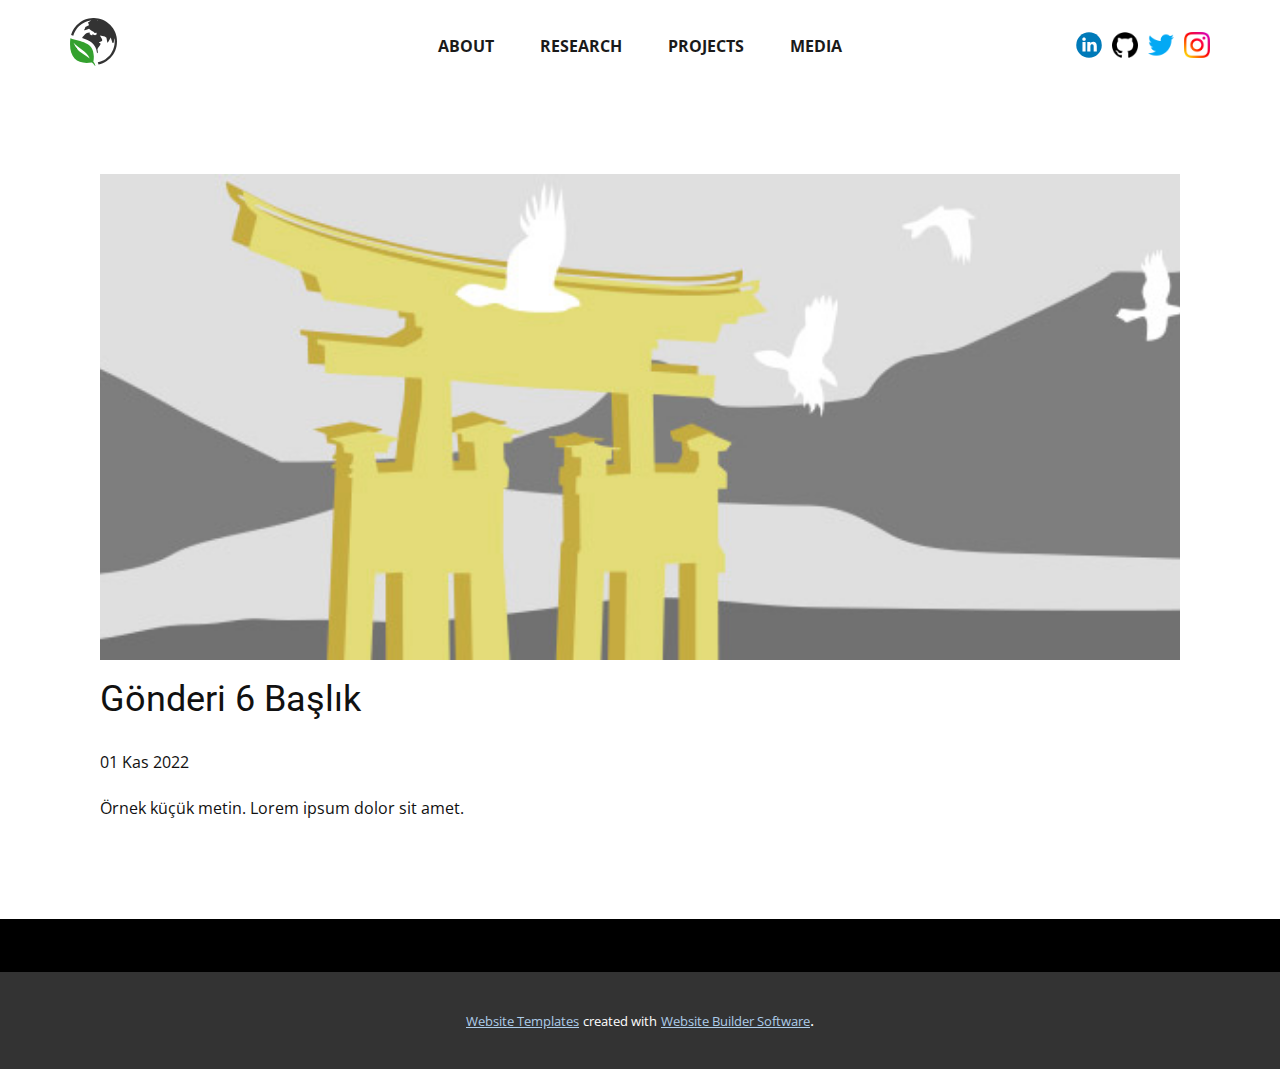
<file: blog/gönderi-5.html>
<!DOCTYPE html>
<html style="font-size: 16px;" lang="tr"><head>
    <meta name="viewport" content="width=device-width, initial-scale=1.0">
    <meta charset="utf-8">
    <meta name="keywords" content="Gönderi 1 Başlık">
    <meta name="description" content="">
    <title>Gönderi 6 Başlık</title>
    <link rel="stylesheet" href="../nicepage.css" media="screen">
<link rel="stylesheet" href="../Post-Template.css" media="screen">
    <script class="u-script" type="text/javascript" src="../jquery.js" defer=""></script>
    <script class="u-script" type="text/javascript" src="../nicepage.js" defer=""></script>
    <meta name="generator" content="Nicepage 4.20.1, nicepage.com">
    <link id="u-theme-google-font" rel="stylesheet" href="https://fonts.googleapis.com/css?family=Roboto:100,100i,300,300i,400,400i,500,500i,700,700i,900,900i|Open+Sans:300,300i,400,400i,500,500i,600,600i,700,700i,800,800i">
    
    
    <script type="application/ld+json">{
		"@context": "http://schema.org",
		"@type": "Organization",
		"name": "Kutay Github",
		"logo": "images/environment-icon.svg",
		"sameAs": [
				"https://www.linkedin.com/in/kutaydonmez/",
				"https://github.com/donmezkutay",
				"https://twitter.com/donmezkutays",
				"https://www.instagram.com/kutaydonmezz/"
		]
}</script>
    <meta name="theme-color" content="#478ac9">
    <meta name="twitter:site" content="@">
    <meta name="twitter:card" content="summary_large_image">
    <meta name="twitter:title" content="Post Template">
    <meta name="twitter:description" content="Kutay Github">
  </head>
  <body class="u-body u-xl-mode" data-lang="tr"><header class="u-align-center-sm u-align-center-xs u-clearfix u-header u-header" id="sec-ac42"><div class="u-clearfix u-sheet u-valign-middle u-sheet-1">
        <a href="https://donmezkutay.github.io/" class="u-image u-logo u-image-1" data-image-width="120" data-image-height="122" title="Home">
          <img src="../images/environment-icon.svg" class="u-logo-image u-logo-image-1">
        </a>
        <div class="u-social-icons u-spacing-10 u-social-icons-1">
          <a class="u-social-url" target="_blank" data-type="LinkedIn" title="LinkedIn" href="https://www.linkedin.com/in/kutaydonmez/"><span class="u-icon u-social-icon u-social-linkedin u-icon-1"><svg class="u-svg-link" preserveAspectRatio="xMidYMin slice" viewBox="0 0 112 112" style=""><use xmlns:xlink="http://www.w3.org/1999/xlink" xlink:href="#svg-3932"></use></svg><svg class="u-svg-content" viewBox="0 0 112 112" x="0" y="0" id="svg-3932"><circle fill="currentColor" cx="56.1" cy="56.1" r="55"></circle><path fill="#FFFFFF" d="M41.3,83.7H27.9V43.4h13.4V83.7z M34.6,37.9L34.6,37.9c-4.6,0-7.5-3.1-7.5-7c0-4,3-7,7.6-7s7.4,3,7.5,7
            C42.2,34.8,39.2,37.9,34.6,37.9z M89.6,83.7H76.2V62.2c0-5.4-1.9-9.1-6.8-9.1c-3.7,0-5.9,2.5-6.9,4.9c-0.4,0.9-0.4,2.1-0.4,3.3v22.5
            H48.7c0,0,0.2-36.5,0-40.3h13.4v5.7c1.8-2.7,5-6.7,12.1-6.7c8.8,0,15.4,5.8,15.4,18.1V83.7z"></path></svg></span>
          </a>
          <a class="u-social-url" target="_blank" data-type="Github" title="Github" href="https://github.com/donmezkutay"><span class="u-file-icon u-icon u-social-github u-social-icon u-icon-2"><img src="../images/733609.png" alt=""></span>
          </a>
          <a class="u-social-url" title="twitter" target="_blank" href="https://twitter.com/donmezkutays"><span class="u-file-icon u-icon u-social-icon u-social-twitter u-icon-3"><img src="../images/733579.png" alt=""></span>
          </a>
          <a class="u-social-url" title="instagram" target="_blank" href="https://www.instagram.com/kutaydonmezz/"><span class="u-file-icon u-icon u-social-icon u-social-instagram u-icon-4"><img src="../images/1384063.png" alt=""></span>
          </a>
        </div>
        <nav class="u-align-left u-menu u-menu-one-level u-offcanvas u-menu-1">
          <div class="menu-collapse" style="font-size: 1rem; letter-spacing: 0px; font-weight: 700; text-transform: uppercase;">
            <a class="u-button-style u-custom-active-border-color u-custom-active-color u-custom-border u-custom-border-color u-custom-borders u-custom-color u-custom-hover-border-color u-custom-hover-color u-custom-left-right-menu-spacing u-custom-padding-bottom u-custom-text-active-color u-custom-text-color u-custom-text-decoration u-custom-text-hover-color u-custom-top-bottom-menu-spacing u-nav-link" href="#" style="padding: 2px 0px; font-size: calc(1em + 4px);">
              <svg class="u-svg-link" preserveAspectRatio="xMidYMin slice" viewBox="0 0 302 302" style=""><use xmlns:xlink="http://www.w3.org/1999/xlink" xlink:href="#svg-8a8f"></use></svg>
              <svg xmlns="http://www.w3.org/2000/svg" xmlns:xlink="http://www.w3.org/1999/xlink" version="1.1" id="svg-8a8f" x="0px" y="0px" viewBox="0 0 302 302" style="enable-background:new 0 0 302 302;" xml:space="preserve" class="u-svg-content"><g><rect y="36" width="302" height="30"></rect><rect y="236" width="302" height="30"></rect><rect y="136" width="302" height="30"></rect>
</g><g></g><g></g><g></g><g></g><g></g><g></g><g></g><g></g><g></g><g></g><g></g><g></g><g></g><g></g><g></g></svg>
            </a>
          </div>
          <div class="u-custom-menu u-nav-container">
            <ul class="u-nav u-spacing-2 u-unstyled u-nav-1"><li class="u-nav-item"><a class="u-border-2 u-border-active-grey-90 u-border-hover-grey-50 u-button-style u-nav-link u-text-active-grey-90 u-text-grey-90 u-text-hover-grey-90" href="../About.html" style="padding: 10px 20px;">ABOUT</a>
</li><li class="u-nav-item"><a class="u-border-2 u-border-active-grey-90 u-border-hover-grey-50 u-button-style u-nav-link u-text-active-grey-90 u-text-grey-90 u-text-hover-grey-90" href="../Research.html" style="padding: 10px 20px;">RESEARCH</a>
</li><li class="u-nav-item"><a class="u-border-2 u-border-active-grey-90 u-border-hover-grey-50 u-button-style u-nav-link u-text-active-grey-90 u-text-grey-90 u-text-hover-grey-90" href="../Projects.html" style="padding: 10px 20px;">PROJECTS</a>
</li><li class="u-nav-item"><a class="u-border-2 u-border-active-grey-90 u-border-hover-grey-50 u-button-style u-nav-link u-text-active-grey-90 u-text-grey-90 u-text-hover-grey-90" href="../Media.html" style="padding: 10px 20px;">MEDIA</a>
</li></ul>
          </div>
          <div class="u-custom-menu u-nav-container-collapse">
            <div class="u-align-center u-black u-container-style u-inner-container-layout u-opacity u-opacity-95 u-sidenav">
              <div class="u-inner-container-layout u-sidenav-overflow">
                <div class="u-menu-close"></div>
                <ul class="u-align-center u-nav u-popupmenu-items u-unstyled u-nav-2"><li class="u-nav-item"><a class="u-button-style u-nav-link" href="../About.html">ABOUT</a>
</li><li class="u-nav-item"><a class="u-button-style u-nav-link" href="../Research.html">RESEARCH</a>
</li><li class="u-nav-item"><a class="u-button-style u-nav-link" href="../Projects.html">PROJECTS</a>
</li><li class="u-nav-item"><a class="u-button-style u-nav-link" href="../Media.html">MEDIA</a>
</li></ul>
              </div>
            </div>
            <div class="u-black u-menu-overlay u-opacity u-opacity-70"></div>
          </div>
        </nav>
      </div></header>
    <section class="u-align-center u-clearfix u-section-1" id="sec-ab3e">
      <div class="u-clearfix u-sheet u-valign-middle-md u-valign-middle-sm u-valign-middle-xs u-sheet-1"><!--post_details--><!--post_details_options_json--><!--{"source":""}--><!--/post_details_options_json--><!--blog_post-->
        <div class="u-container-style u-expanded-width u-post-details u-post-details-1">
          <div class="u-container-layout u-valign-middle u-container-layout-1"><!--blog_post_image-->
            <img alt="" class="u-blog-control u-expanded-width u-image u-image-default u-image-1" src="../images/8ad73f3c.jpeg"><!--/blog_post_image--><!--blog_post_header-->
            <h2 class="u-blog-control u-text u-text-1">Gönderi 6 Başlık</h2><!--/blog_post_header--><!--blog_post_metadata-->
            <div class="u-blog-control u-metadata u-metadata-1"><!--blog_post_metadata_date-->
              <span class="u-meta-date u-meta-icon">01 Kas 2022</span><!--/blog_post_metadata_date--><!--blog_post_metadata_category-->
              <!--/blog_post_metadata_category--><!--blog_post_metadata_comments-->
              <!--/blog_post_metadata_comments-->
            </div><!--/blog_post_metadata--><!--blog_post_content-->
            <div class="u-align-justify u-blog-control u-post-content u-text u-text-2 fr-view">
  Örnek küçük metin. Lorem ipsum dolor sit amet.
  </div><!--/blog_post_content-->
          </div>
        </div><!--/blog_post--><!--/post_details-->
      </div>
    </section>
    
    
    <footer class="u-align-center u-black u-clearfix u-footer u-footer" id="sec-eaaa"><div class="u-clearfix u-sheet u-sheet-1"></div></footer>
    <section class="u-backlink u-clearfix u-grey-80">
      <a class="u-link" href="https://nicepage.com/website-templates" target="_blank">
        <span>Website Templates</span>
      </a>
      <p class="u-text">
        <span>created with</span>
      </p>
      <a class="u-link" href="" target="_blank">
        <span>Website Builder Software</span>
      </a>. 
    </section>
  
</body></html>
</file>
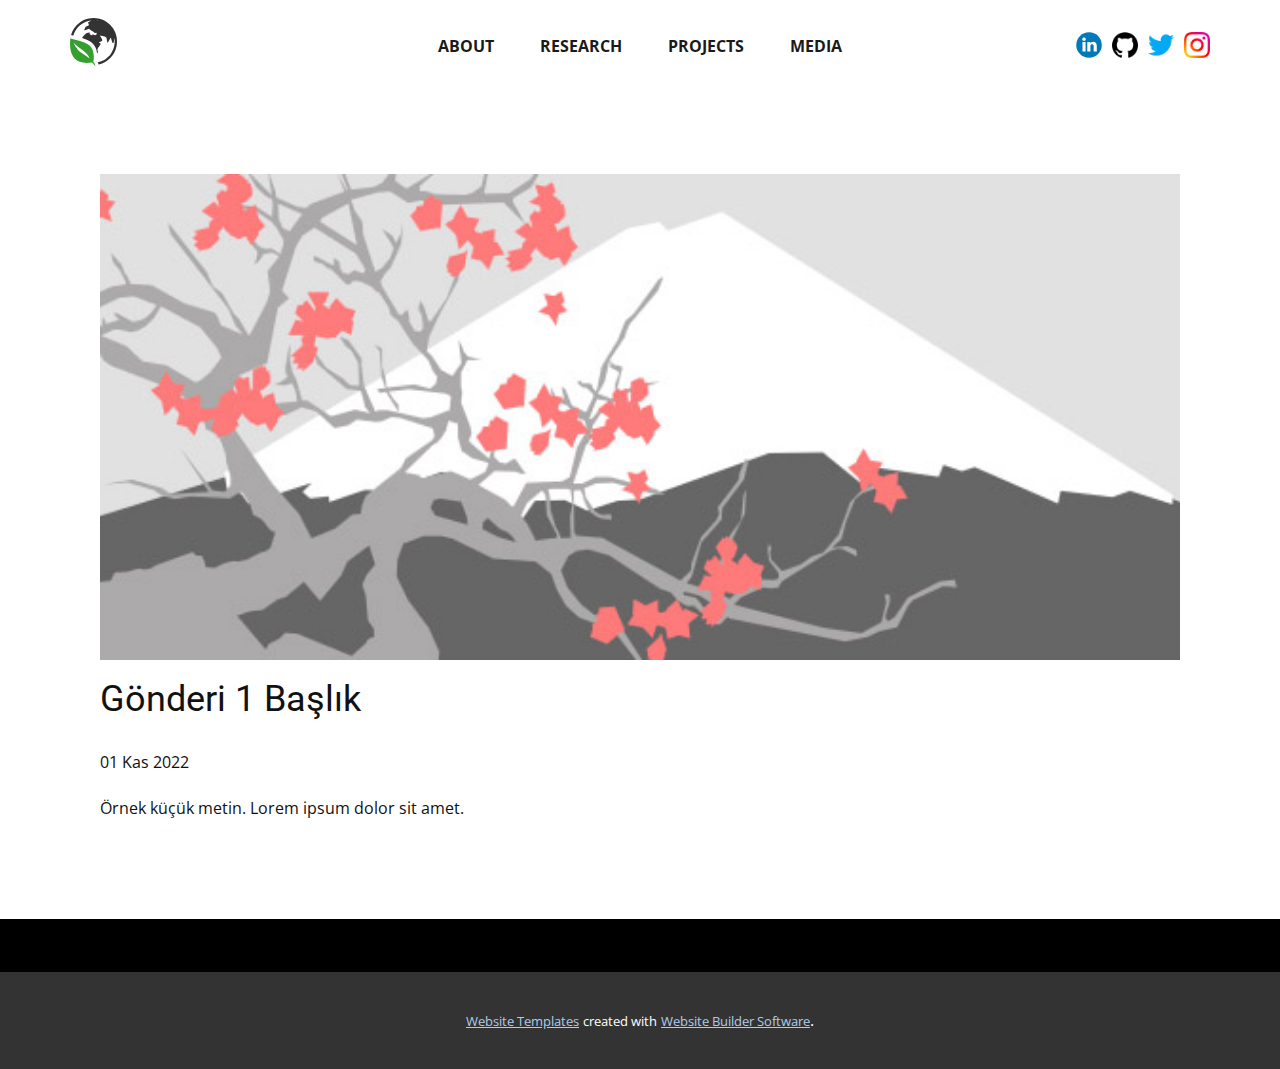
<file: blog/gönderi.html>
<!DOCTYPE html>
<html style="font-size: 16px;" lang="tr"><head>
    <meta name="viewport" content="width=device-width, initial-scale=1.0">
    <meta charset="utf-8">
    <meta name="keywords" content="Gönderi 1 Başlık">
    <meta name="description" content="">
    <title>Gönderi 1 Başlık</title>
    <link rel="stylesheet" href="../nicepage.css" media="screen">
<link rel="stylesheet" href="../Post-Template.css" media="screen">
    <script class="u-script" type="text/javascript" src="../jquery.js" defer=""></script>
    <script class="u-script" type="text/javascript" src="../nicepage.js" defer=""></script>
    <meta name="generator" content="Nicepage 4.20.1, nicepage.com">
    <link id="u-theme-google-font" rel="stylesheet" href="https://fonts.googleapis.com/css?family=Roboto:100,100i,300,300i,400,400i,500,500i,700,700i,900,900i|Open+Sans:300,300i,400,400i,500,500i,600,600i,700,700i,800,800i">
    
    
    <script type="application/ld+json">{
		"@context": "http://schema.org",
		"@type": "Organization",
		"name": "Kutay Github",
		"logo": "images/environment-icon.svg",
		"sameAs": [
				"https://www.linkedin.com/in/kutaydonmez/",
				"https://github.com/donmezkutay",
				"https://twitter.com/donmezkutays",
				"https://www.instagram.com/kutaydonmezz/"
		]
}</script>
    <meta name="theme-color" content="#478ac9">
    <meta name="twitter:site" content="@">
    <meta name="twitter:card" content="summary_large_image">
    <meta name="twitter:title" content="Post Template">
    <meta name="twitter:description" content="Kutay Github">
  </head>
  <body class="u-body u-xl-mode" data-lang="tr"><header class="u-align-center-sm u-align-center-xs u-clearfix u-header u-header" id="sec-ac42"><div class="u-clearfix u-sheet u-valign-middle u-sheet-1">
        <a href="https://donmezkutay.github.io/" class="u-image u-logo u-image-1" data-image-width="120" data-image-height="122" title="Home">
          <img src="../images/environment-icon.svg" class="u-logo-image u-logo-image-1">
        </a>
        <div class="u-social-icons u-spacing-10 u-social-icons-1">
          <a class="u-social-url" target="_blank" data-type="LinkedIn" title="LinkedIn" href="https://www.linkedin.com/in/kutaydonmez/"><span class="u-icon u-social-icon u-social-linkedin u-icon-1"><svg class="u-svg-link" preserveAspectRatio="xMidYMin slice" viewBox="0 0 112 112" style=""><use xmlns:xlink="http://www.w3.org/1999/xlink" xlink:href="#svg-3932"></use></svg><svg class="u-svg-content" viewBox="0 0 112 112" x="0" y="0" id="svg-3932"><circle fill="currentColor" cx="56.1" cy="56.1" r="55"></circle><path fill="#FFFFFF" d="M41.3,83.7H27.9V43.4h13.4V83.7z M34.6,37.9L34.6,37.9c-4.6,0-7.5-3.1-7.5-7c0-4,3-7,7.6-7s7.4,3,7.5,7
            C42.2,34.8,39.2,37.9,34.6,37.9z M89.6,83.7H76.2V62.2c0-5.4-1.9-9.1-6.8-9.1c-3.7,0-5.9,2.5-6.9,4.9c-0.4,0.9-0.4,2.1-0.4,3.3v22.5
            H48.7c0,0,0.2-36.5,0-40.3h13.4v5.7c1.8-2.7,5-6.7,12.1-6.7c8.8,0,15.4,5.8,15.4,18.1V83.7z"></path></svg></span>
          </a>
          <a class="u-social-url" target="_blank" data-type="Github" title="Github" href="https://github.com/donmezkutay"><span class="u-file-icon u-icon u-social-github u-social-icon u-icon-2"><img src="../images/733609.png" alt=""></span>
          </a>
          <a class="u-social-url" title="twitter" target="_blank" href="https://twitter.com/donmezkutays"><span class="u-file-icon u-icon u-social-icon u-social-twitter u-icon-3"><img src="../images/733579.png" alt=""></span>
          </a>
          <a class="u-social-url" title="instagram" target="_blank" href="https://www.instagram.com/kutaydonmezz/"><span class="u-file-icon u-icon u-social-icon u-social-instagram u-icon-4"><img src="../images/1384063.png" alt=""></span>
          </a>
        </div>
        <nav class="u-align-left u-menu u-menu-one-level u-offcanvas u-menu-1">
          <div class="menu-collapse" style="font-size: 1rem; letter-spacing: 0px; font-weight: 700; text-transform: uppercase;">
            <a class="u-button-style u-custom-active-border-color u-custom-active-color u-custom-border u-custom-border-color u-custom-borders u-custom-color u-custom-hover-border-color u-custom-hover-color u-custom-left-right-menu-spacing u-custom-padding-bottom u-custom-text-active-color u-custom-text-color u-custom-text-decoration u-custom-text-hover-color u-custom-top-bottom-menu-spacing u-nav-link" href="#" style="padding: 2px 0px; font-size: calc(1em + 4px);">
              <svg class="u-svg-link" preserveAspectRatio="xMidYMin slice" viewBox="0 0 302 302" style=""><use xmlns:xlink="http://www.w3.org/1999/xlink" xlink:href="#svg-8a8f"></use></svg>
              <svg xmlns="http://www.w3.org/2000/svg" xmlns:xlink="http://www.w3.org/1999/xlink" version="1.1" id="svg-8a8f" x="0px" y="0px" viewBox="0 0 302 302" style="enable-background:new 0 0 302 302;" xml:space="preserve" class="u-svg-content"><g><rect y="36" width="302" height="30"></rect><rect y="236" width="302" height="30"></rect><rect y="136" width="302" height="30"></rect>
</g><g></g><g></g><g></g><g></g><g></g><g></g><g></g><g></g><g></g><g></g><g></g><g></g><g></g><g></g><g></g></svg>
            </a>
          </div>
          <div class="u-custom-menu u-nav-container">
            <ul class="u-nav u-spacing-2 u-unstyled u-nav-1"><li class="u-nav-item"><a class="u-border-2 u-border-active-grey-90 u-border-hover-grey-50 u-button-style u-nav-link u-text-active-grey-90 u-text-grey-90 u-text-hover-grey-90" href="../About.html" style="padding: 10px 20px;">ABOUT</a>
</li><li class="u-nav-item"><a class="u-border-2 u-border-active-grey-90 u-border-hover-grey-50 u-button-style u-nav-link u-text-active-grey-90 u-text-grey-90 u-text-hover-grey-90" href="../Research.html" style="padding: 10px 20px;">RESEARCH</a>
</li><li class="u-nav-item"><a class="u-border-2 u-border-active-grey-90 u-border-hover-grey-50 u-button-style u-nav-link u-text-active-grey-90 u-text-grey-90 u-text-hover-grey-90" href="../Projects.html" style="padding: 10px 20px;">PROJECTS</a>
</li><li class="u-nav-item"><a class="u-border-2 u-border-active-grey-90 u-border-hover-grey-50 u-button-style u-nav-link u-text-active-grey-90 u-text-grey-90 u-text-hover-grey-90" href="../Media.html" style="padding: 10px 20px;">MEDIA</a>
</li></ul>
          </div>
          <div class="u-custom-menu u-nav-container-collapse">
            <div class="u-align-center u-black u-container-style u-inner-container-layout u-opacity u-opacity-95 u-sidenav">
              <div class="u-inner-container-layout u-sidenav-overflow">
                <div class="u-menu-close"></div>
                <ul class="u-align-center u-nav u-popupmenu-items u-unstyled u-nav-2"><li class="u-nav-item"><a class="u-button-style u-nav-link" href="../About.html">ABOUT</a>
</li><li class="u-nav-item"><a class="u-button-style u-nav-link" href="../Research.html">RESEARCH</a>
</li><li class="u-nav-item"><a class="u-button-style u-nav-link" href="../Projects.html">PROJECTS</a>
</li><li class="u-nav-item"><a class="u-button-style u-nav-link" href="../Media.html">MEDIA</a>
</li></ul>
              </div>
            </div>
            <div class="u-black u-menu-overlay u-opacity u-opacity-70"></div>
          </div>
        </nav>
      </div></header>
    <section class="u-align-center u-clearfix u-section-1" id="sec-ab3e">
      <div class="u-clearfix u-sheet u-valign-middle-md u-valign-middle-sm u-valign-middle-xs u-sheet-1"><!--post_details--><!--post_details_options_json--><!--{"source":""}--><!--/post_details_options_json--><!--blog_post-->
        <div class="u-container-style u-expanded-width u-post-details u-post-details-1">
          <div class="u-container-layout u-valign-middle u-container-layout-1"><!--blog_post_image-->
            <img alt="" class="u-blog-control u-expanded-width u-image u-image-default u-image-1" src="../images/0fd3416c.jpeg"><!--/blog_post_image--><!--blog_post_header-->
            <h2 class="u-blog-control u-text u-text-1">Gönderi 1 Başlık</h2><!--/blog_post_header--><!--blog_post_metadata-->
            <div class="u-blog-control u-metadata u-metadata-1"><!--blog_post_metadata_date-->
              <span class="u-meta-date u-meta-icon">01 Kas 2022</span><!--/blog_post_metadata_date--><!--blog_post_metadata_category-->
              <!--/blog_post_metadata_category--><!--blog_post_metadata_comments-->
              <!--/blog_post_metadata_comments-->
            </div><!--/blog_post_metadata--><!--blog_post_content-->
            <div class="u-align-justify u-blog-control u-post-content u-text u-text-2 fr-view">
  Örnek küçük metin. Lorem ipsum dolor sit amet.
  </div><!--/blog_post_content-->
          </div>
        </div><!--/blog_post--><!--/post_details-->
      </div>
    </section>
    
    
    <footer class="u-align-center u-black u-clearfix u-footer u-footer" id="sec-eaaa"><div class="u-clearfix u-sheet u-sheet-1"></div></footer>
    <section class="u-backlink u-clearfix u-grey-80">
      <a class="u-link" href="https://nicepage.com/website-templates" target="_blank">
        <span>Website Templates</span>
      </a>
      <p class="u-text">
        <span>created with</span>
      </p>
      <a class="u-link" href="" target="_blank">
        <span>Website Builder Software</span>
      </a>. 
    </section>
  
</body></html>
</file>
